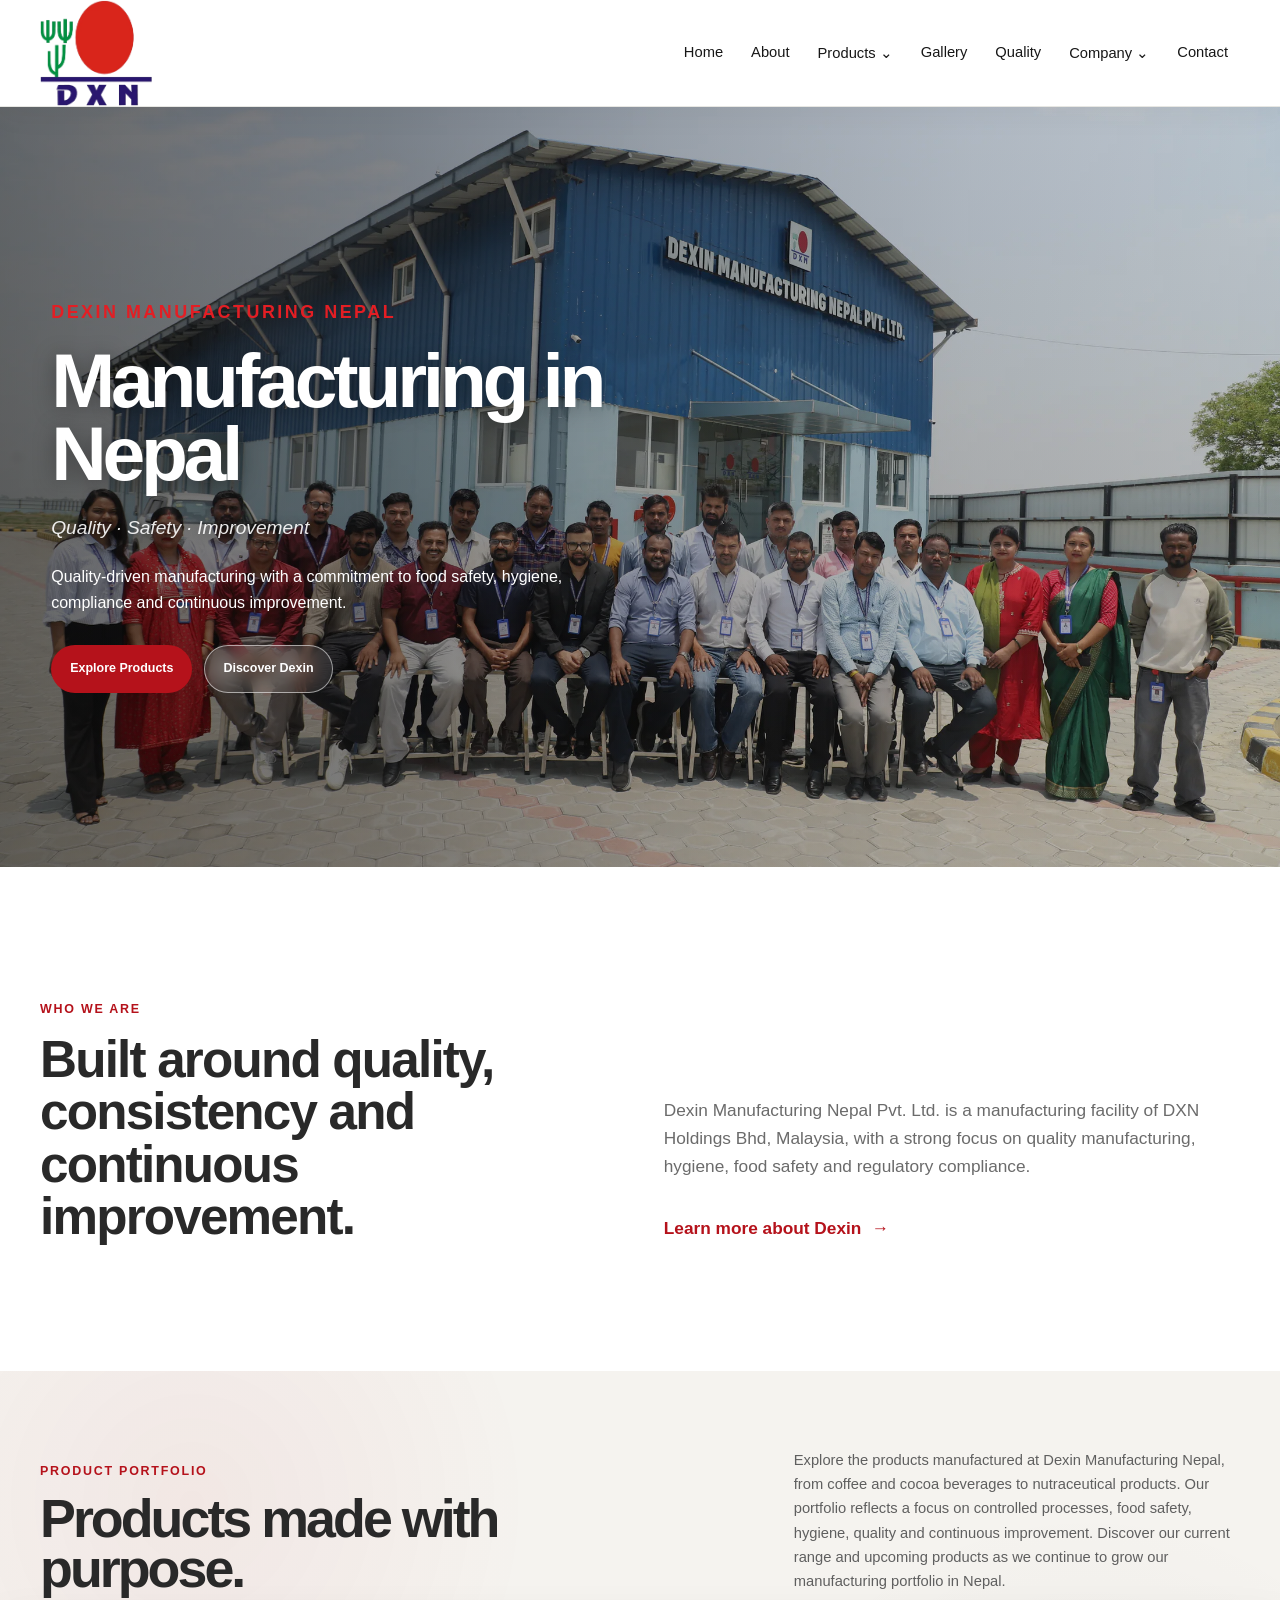
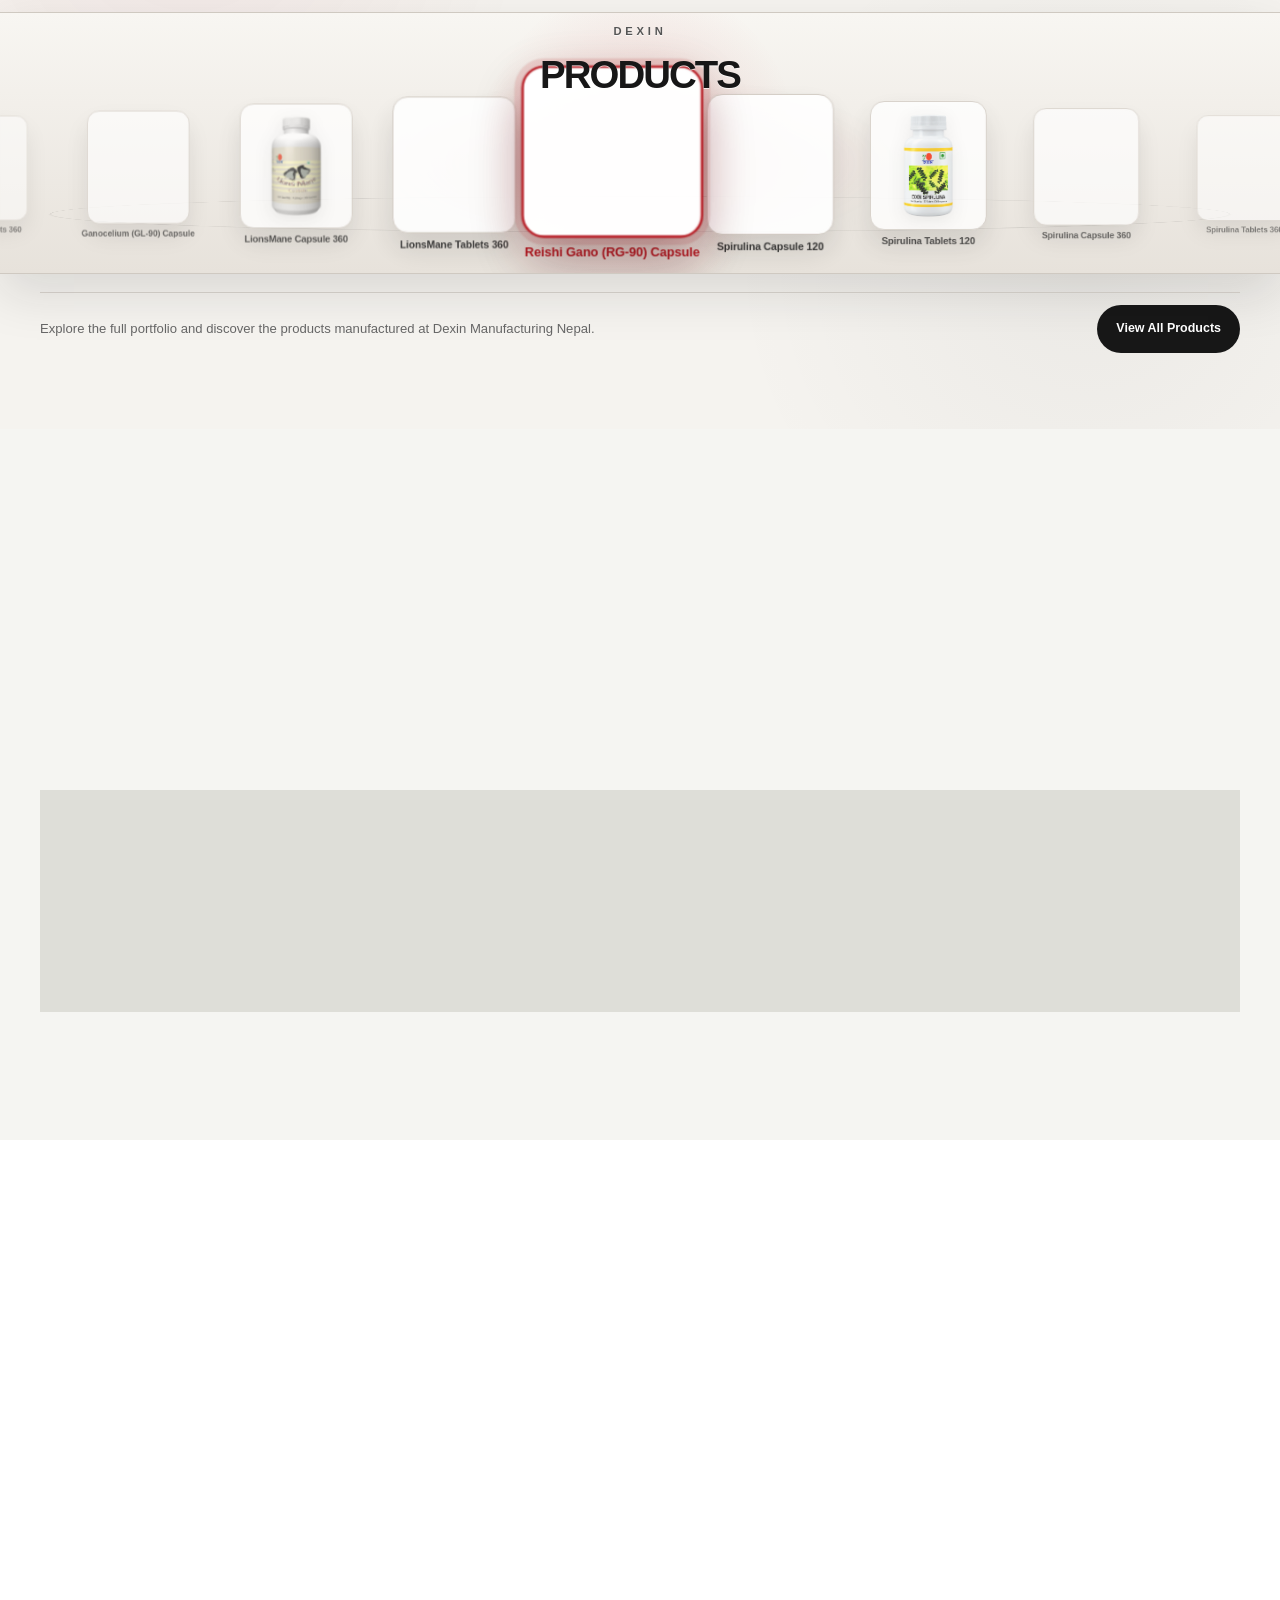
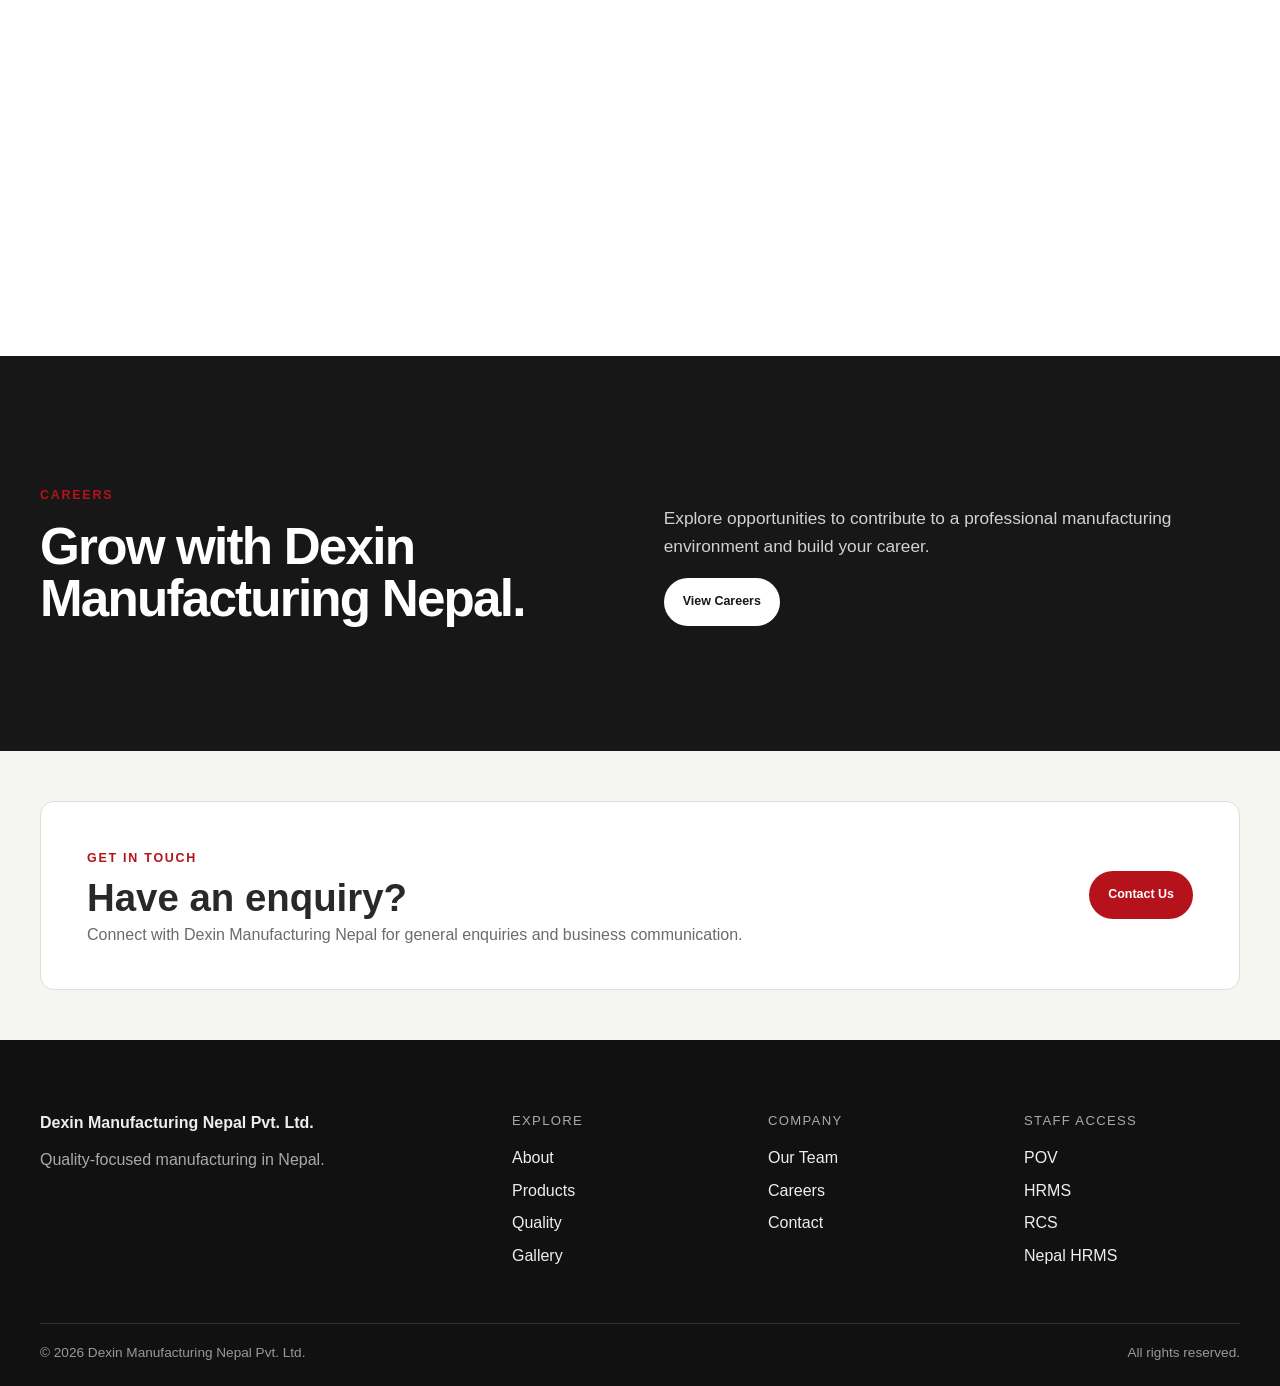
<file: index.html>
<!DOCTYPE html>
<html lang="en">
<head>
<meta charset="UTF-8">
<meta name="viewport" content="width=device-width, initial-scale=1.0">
<meta name="description" content="Dexin Manufacturing Nepal Pvt. Ltd. — quality-focused manufacturing, food safety, innovation and continuous improvement.">
<title>Dexin Manufacturing Nepal Pvt. Ltd.</title>
<link rel="icon" type="image/png" href="images/logo/dxn-logo.png">
<link rel="preload" as="image" href="optimized-images/hero/factory-main.webp" fetchpriority="high">
<link rel="stylesheet" href="css/style.css?v=quick-view-fallback-fix-2">
<link rel="stylesheet" href="css/pages/products.css">
<link rel="stylesheet" href="css/pages/home.css">
<link rel="stylesheet" href="css/responsive.css">
</head>
<body>
<header class="site-header"><div class="container header-inner">
<a class="brand" href="index.html"><img src="images/logo/dxn-logo.png" alt="Dexin Manufacturing Nepal logo"></a>
<button class="nav-toggle" type="button" aria-expanded="false" aria-controls="site-nav"><span></span><span></span><span></span><span class="sr-only">Open navigation</span></button>
<nav class="site-nav" id="site-nav" aria-label="Main navigation">
<a href="index.html" aria-current="page">Home</a><a href="about.html">About</a>
<div class="nav-dropdown"><button class="nav-dropdown-toggle" type="button">Products <span>⌄</span></button><div class="nav-dropdown-menu"><a href="products.html">All Products</a><div class="nav-dropdown-submenu"><button class="nav-submenu-toggle" type="button">Top Product <span>›</span></button><div class="nav-dropdown-submenu-menu"><a href="top-products.html?category=DXN%20Coffee">DXN Coffee</a><a href="top-products.html?category=DXN%20RG%20%26%20GL">DXN RG &amp; GL</a><a href="top-products.html?category=DXN%20Spirulina">DXN Spirulina</a><a href="top-products.html?category=DXN%20Cocozhi">DXN Cocozhi</a></div></div><a href="upcoming-products.html">Upcoming Product</a></div></div>
<a href="gallery.html">Gallery</a><a href="quality.html">Quality</a>
<div class="nav-dropdown"><button class="nav-dropdown-toggle" type="button">Company <span>⌄</span></button><div class="nav-dropdown-menu company-menu"><a href="our-team.html">Our Team</a><a href="careers.html">Careers</a><div class="nav-dropdown-submenu"><button class="nav-submenu-toggle" type="button">Staff Portal <span>›</span></button><div class="nav-dropdown-submenu-menu"><a href="https://pov.dxn2u.com" target="_blank" rel="noopener noreferrer">POV</a><a href="https://hrms.dxn2u.com" target="_blank" rel="noopener noreferrer">HRMS</a><a href="https://rcs.dxn2u.com" target="_blank" rel="noopener noreferrer">RCS</a><a href="https://dexin.nimbleerp.com" target="_blank" rel="noopener noreferrer">Nepal HRMS</a></div></div></div></div>
<a href="contact.html">Contact</a>
</nav></div></header>

<main>
<section class="home-hero">
  <div class="container home-hero-grid">
    <div class="home-hero-copy reveal">
      <p class="eyebrow">DEXIN MANUFACTURING NEPAL</p>
      <h1>Manufacturing in Nepal</h1>
      <p class="hero-lead"><em>Quality · Safety · Improvement</em></p>
      <p class="hero-description">Quality-driven manufacturing with a commitment to food safety, hygiene, compliance and continuous improvement.</p>
      <div class="hero-actions">
        <a class="button button-primary" href="products.html">Explore Products</a>
        <a class="button button-ghost" href="about.html">Discover Dexin</a>
      </div>
    </div>
    <div class="home-hero-media reveal">
      <img src="images/hero/factory-main.png" alt="Dexin Manufacturing Nepal facility" data-auto-hero-fallback>
    </div>
  </div>
</section>

<section class="section home-intro">
  <div class="container split-layout">
    <div class="section-heading reveal">
      <span class="section-label">Who We Are</span>
      <h2>Built around quality, consistency and continuous improvement.</h2>
    </div>
    <div class="section-copy reveal">
      <p>Dexin Manufacturing Nepal Pvt. Ltd. is a manufacturing facility of DXN Holdings Bhd, Malaysia, with a strong focus on quality manufacturing, hygiene, food safety and regulatory compliance.</p>
      <a class="text-link" href="about.html">Learn more about Dexin <span>→</span></a>
    </div>
  </div>
</section>

<section class="home-products">
  <div class="container">
    <div class="home-section-intro reveal">
      <div>
        <span class="section-label">Product Portfolio</span>
        <h2>Products made with purpose.</h2>
      </div>
      <p>Explore the products manufactured at Dexin Manufacturing Nepal, from coffee and cocoa beverages to nutraceutical products. Our portfolio reflects a focus on controlled processes, food safety, hygiene, quality and continuous improvement. Discover our current range and upcoming products as we continue to grow our manufacturing portfolio in Nepal.</p>
    </div>
    <div class="home-product-stage">
      <div class="product-stage product-stage-modern">
        <div class="stage-glow" aria-hidden="true"></div>
        <div class="stage-center" aria-hidden="true">
          <span>DEXIN</span>
          <strong>PRODUCTS</strong>
        </div>
        <div id="product-orbit" class="product-orbit" aria-label="Rotating product showcase"></div>
      </div>
    </div>
    <div class="home-product-footer">
      <p>Explore the full portfolio and discover the products manufactured at Dexin Manufacturing Nepal.</p>
      <a class="button button-light" href="products.html">View All Products</a>
    </div>
  </div>
</section>

<section class="section section-muted home-quality">
  <div class="container">
    <div class="split-layout">
      <div class="section-heading reveal">
        <span class="section-label">Quality</span>
        <h2>Quality is part of every stage of our work.</h2>
      </div>
      <div class="section-copy reveal">
        <p>Our approach brings together manufacturing controls, hygiene, food safety, compliance and continuous improvement to support reliable products and responsible operations.</p>
        <a class="text-link" href="quality.html">Explore quality &amp; standards <span>→</span></a>
      </div>
    </div>
    <div class="quality-pillars">
      <article class="quality-pillar reveal"><span>01</span><h3>Food Safety</h3><p>Safety-focused practices across the manufacturing environment.</p></article>
      <article class="quality-pillar reveal"><span>02</span><h3>Process Control</h3><p>Consistent processes designed to support dependable production.</p></article>
      <article class="quality-pillar reveal"><span>03</span><h3>Compliance</h3><p>Attention to standards, requirements and documented controls.</p></article>
      <article class="quality-pillar reveal"><span>04</span><h3>Improvement</h3><p>A culture of learning, review and continuous improvement.</p></article>
    </div>
  </div>
</section>

<section class="section home-visual">
  <div class="container home-visual-grid">
    <div class="home-visual-image reveal"><img src="images/factory/factory-intro.jpg" alt="Dexin manufacturing environment" loading="lazy" decoding="async" data-image-rotator="factory"></div>
    <div class="home-visual-copy reveal">
      <span class="section-label">Inside Dexin</span>
      <h2>People, processes and a manufacturing environment built to grow.</h2>
      <p>Discover our teams, manufacturing environment and the work behind the products.</p>
      <div class="home-visual-links">
        <a class="text-link" href="our-team.html">Meet Our Team <span>→</span></a>
        <a class="text-link" href="gallery.html">Explore Gallery <span>→</span></a>
      </div>
    </div>
  </div>
</section>

<section class="section section-dark home-careers">
  <div class="container split-layout">
    <div class="section-heading reveal">
      <span class="section-label">Careers</span>
      <h2>Grow with Dexin Manufacturing Nepal.</h2>
    </div>
    <div class="section-copy reveal">
      <p>Explore opportunities to contribute to a professional manufacturing environment and build your career.</p>
      <a class="button button-light" href="careers.html">View Careers</a>
    </div>
  </div>
</section>

<section class="home-contact">
  <div class="container home-contact-inner reveal">
    <div><span class="section-label">Get in Touch</span><h2>Have an enquiry?</h2><p>Connect with Dexin Manufacturing Nepal for general enquiries and business communication.</p></div>
    <a class="button button-primary" href="contact.html">Contact Us</a>
  </div>
</section>
</main>

<footer class="site-footer"><div class="container footer-grid">
<div><strong>Dexin Manufacturing Nepal Pvt. Ltd.</strong><p>Quality-focused manufacturing in Nepal.</p></div>
<div><span>Explore</span><a href="about.html">About</a><a href="products.html">Products</a><a href="quality.html">Quality</a><a href="gallery.html">Gallery</a></div>
<div><span>Company</span><a href="our-team.html">Our Team</a><a href="careers.html">Careers</a><a href="contact.html">Contact</a></div>
<div><span>Staff Access</span><a href="https://pov.dxn2u.com" target="_blank" rel="noopener noreferrer">POV</a><a href="https://hrms.dxn2u.com" target="_blank" rel="noopener noreferrer">HRMS</a><a href="https://rcs.dxn2u.com" target="_blank" rel="noopener noreferrer">RCS</a><a href="https://dexin.nimbleerp.com" target="_blank" rel="noopener noreferrer">Nepal HRMS</a></div>
</div><div class="container footer-bottom"><span>© <span id="current-year"></span> Dexin Manufacturing Nepal Pvt. Ltd.</span><span>All rights reserved.</span></div></footer>

<script src="js/main.js"></script>
<script src="js/navigation.js"></script>
<script src="js/products.js?v=quick-view-fallback-fix-2"></script>
<script src="js/automatic-images.js?v=hero-contrast-12s"></script>
<script src="js/optimized-images.js"></script>
</body></html>
</file>
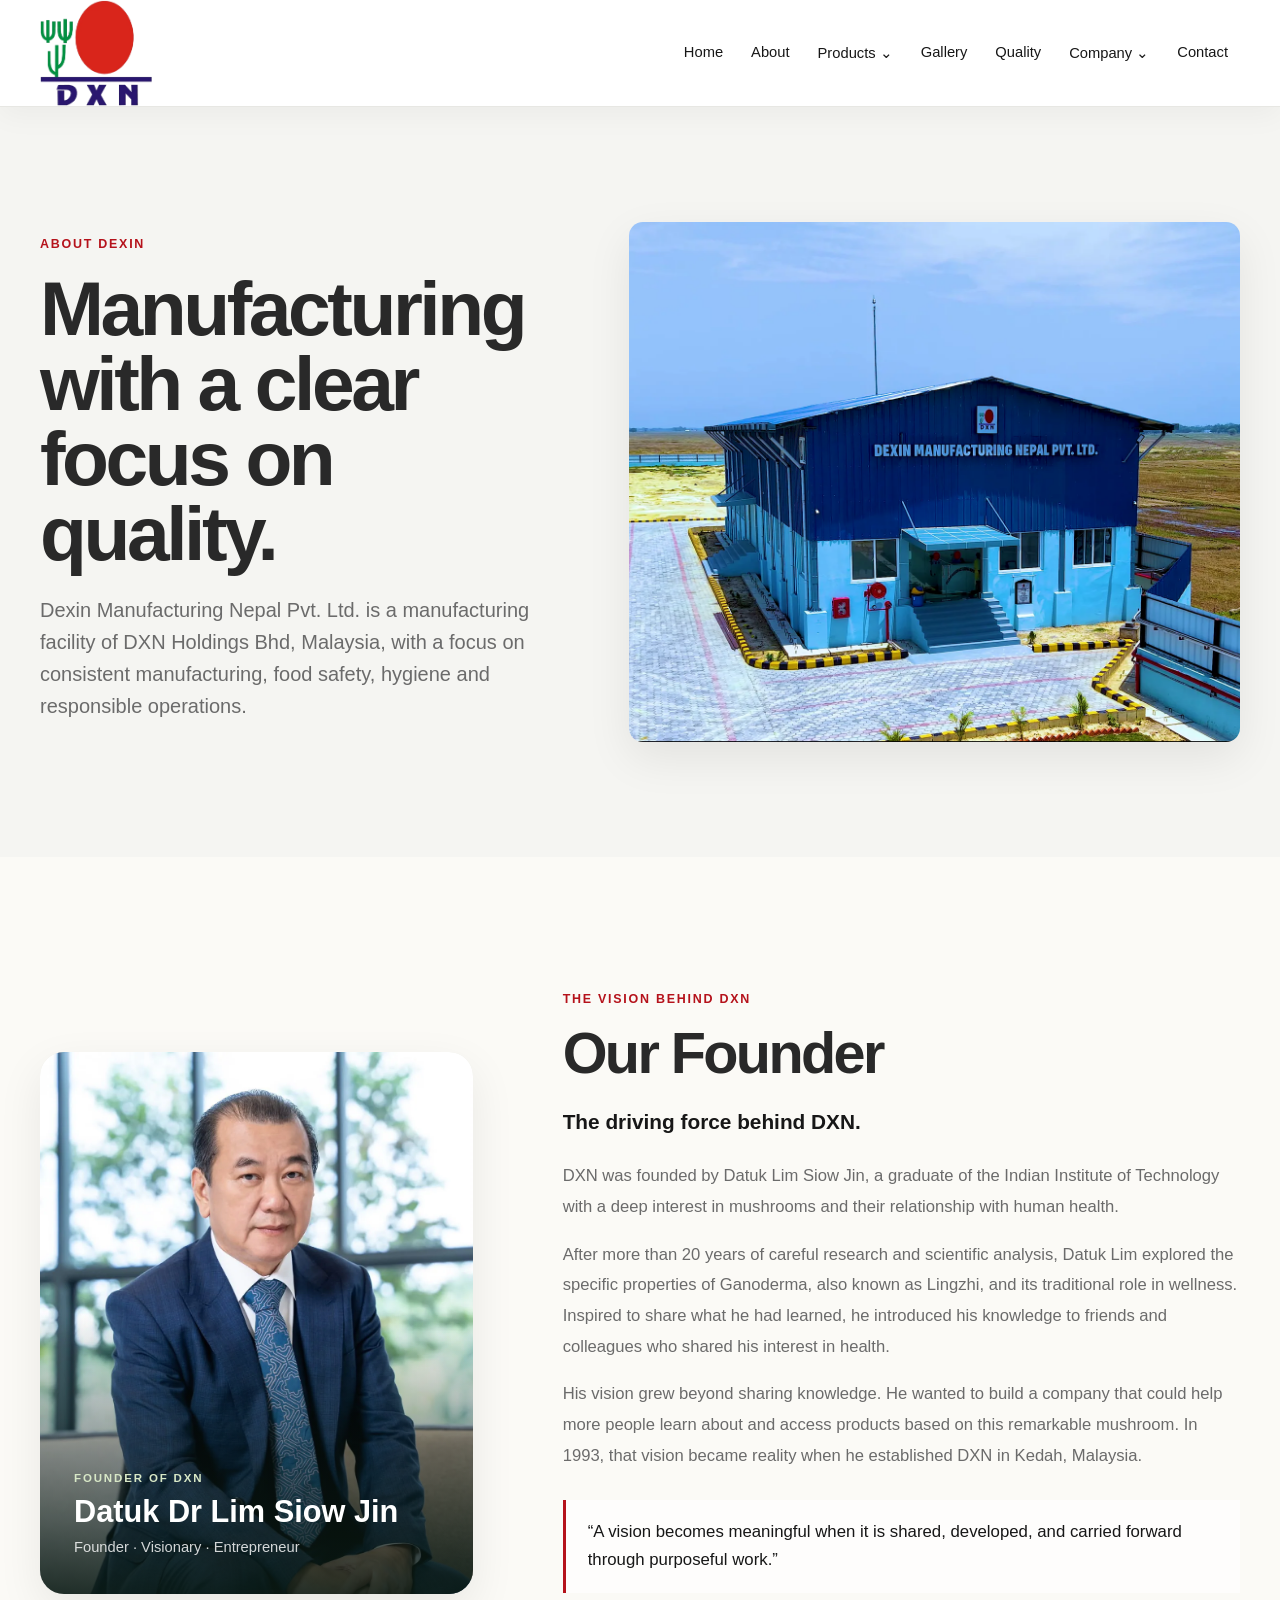
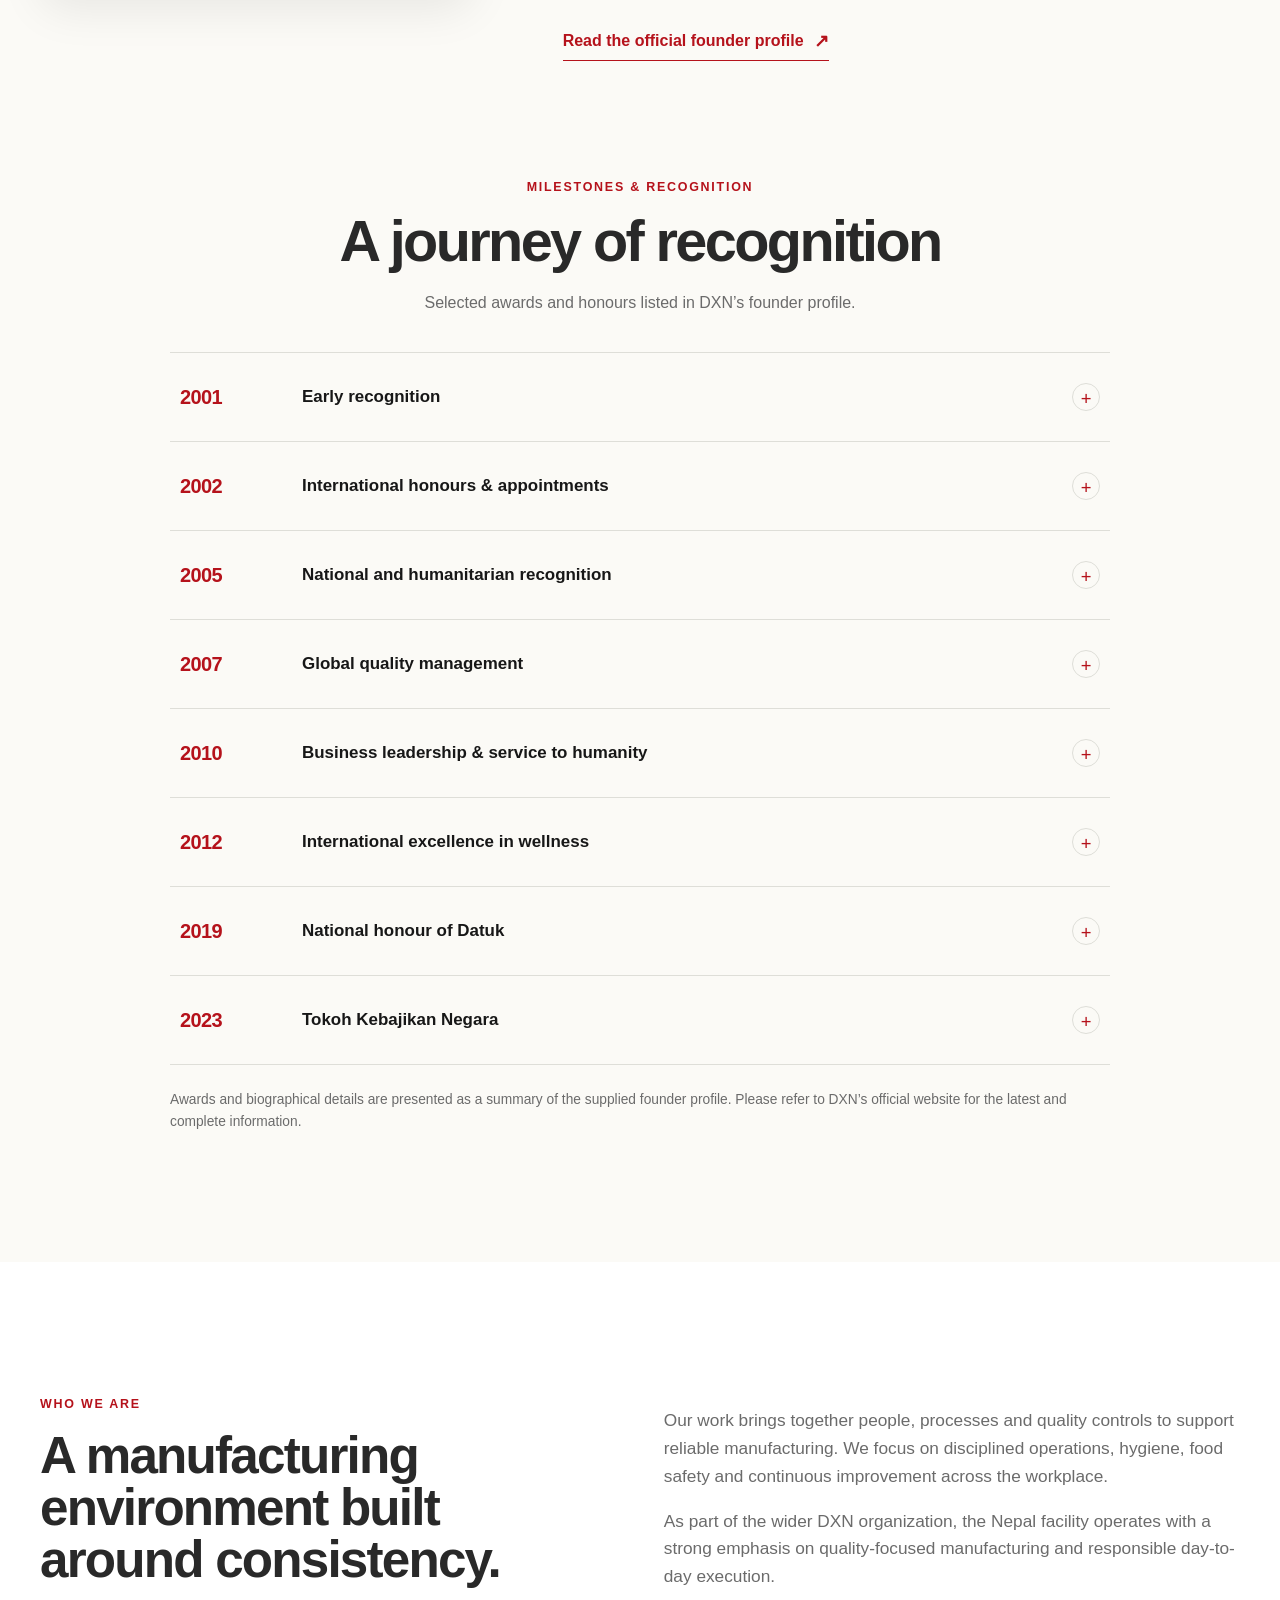
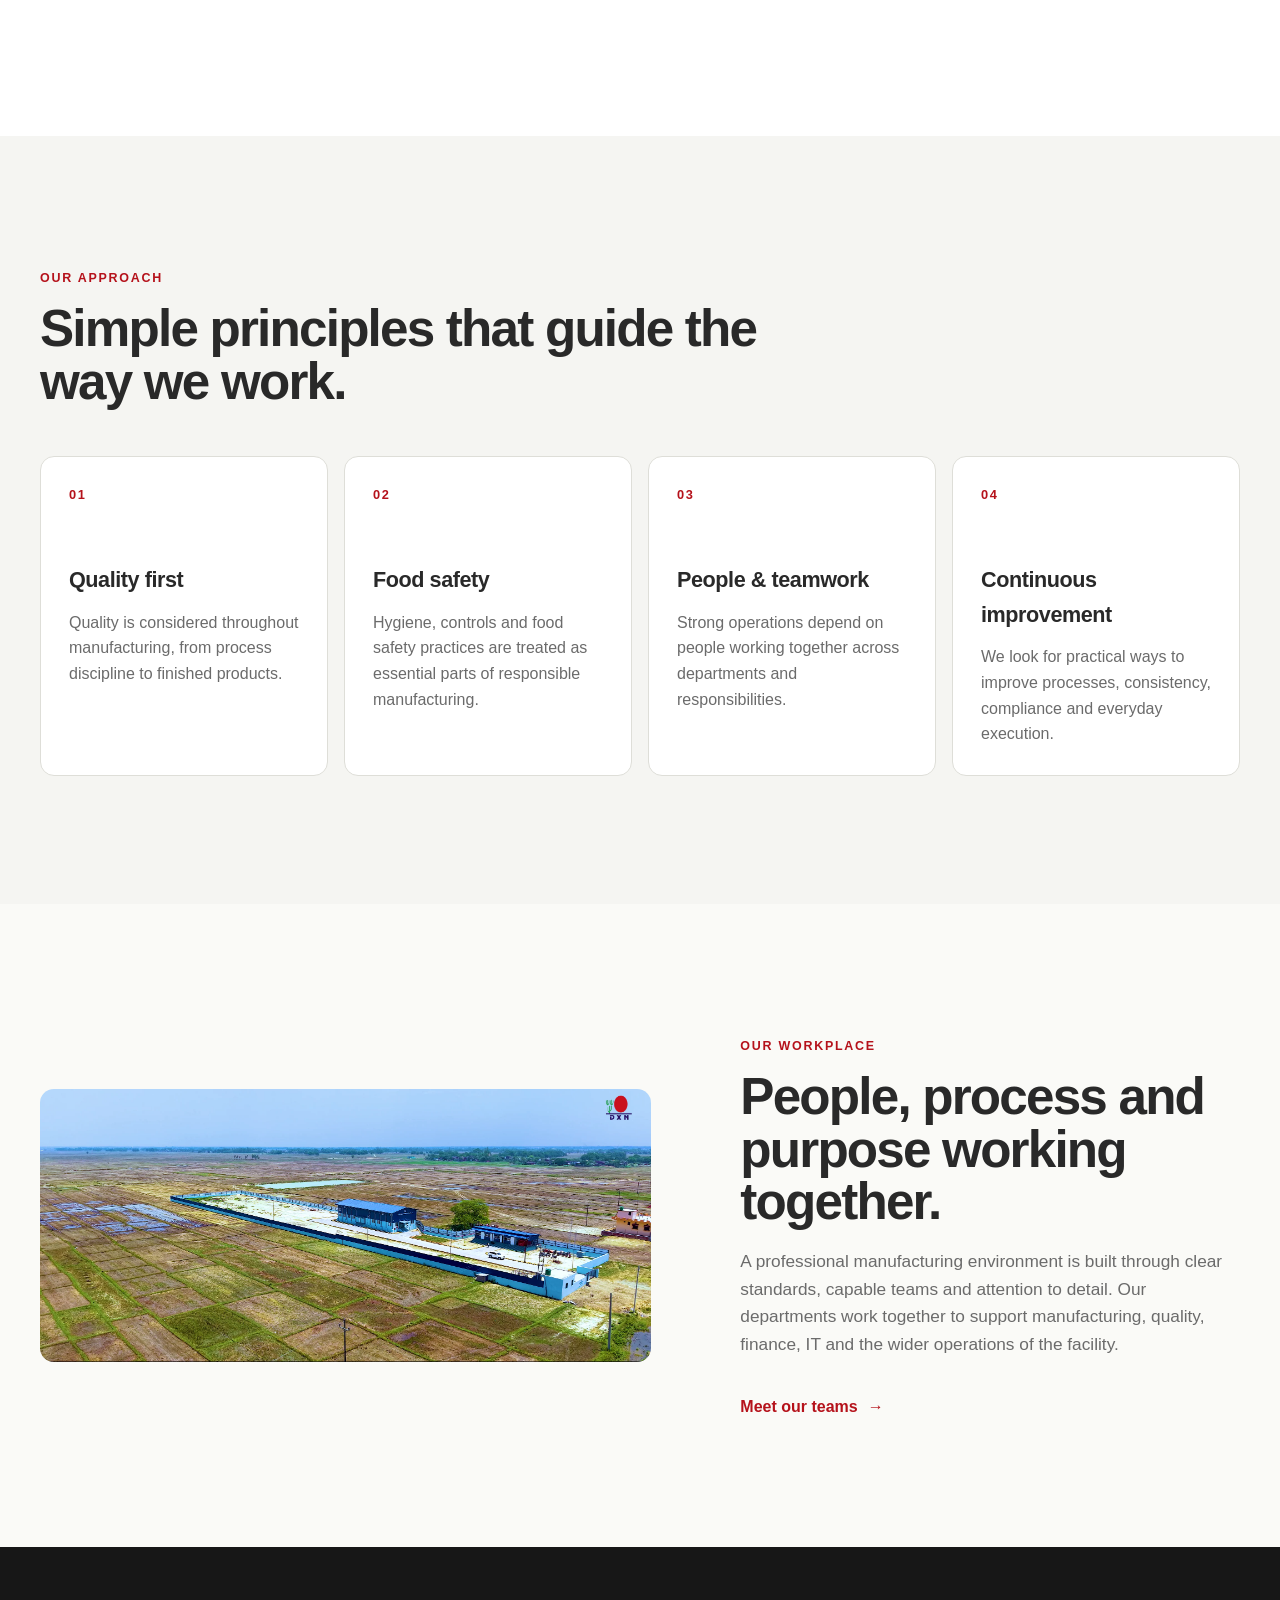
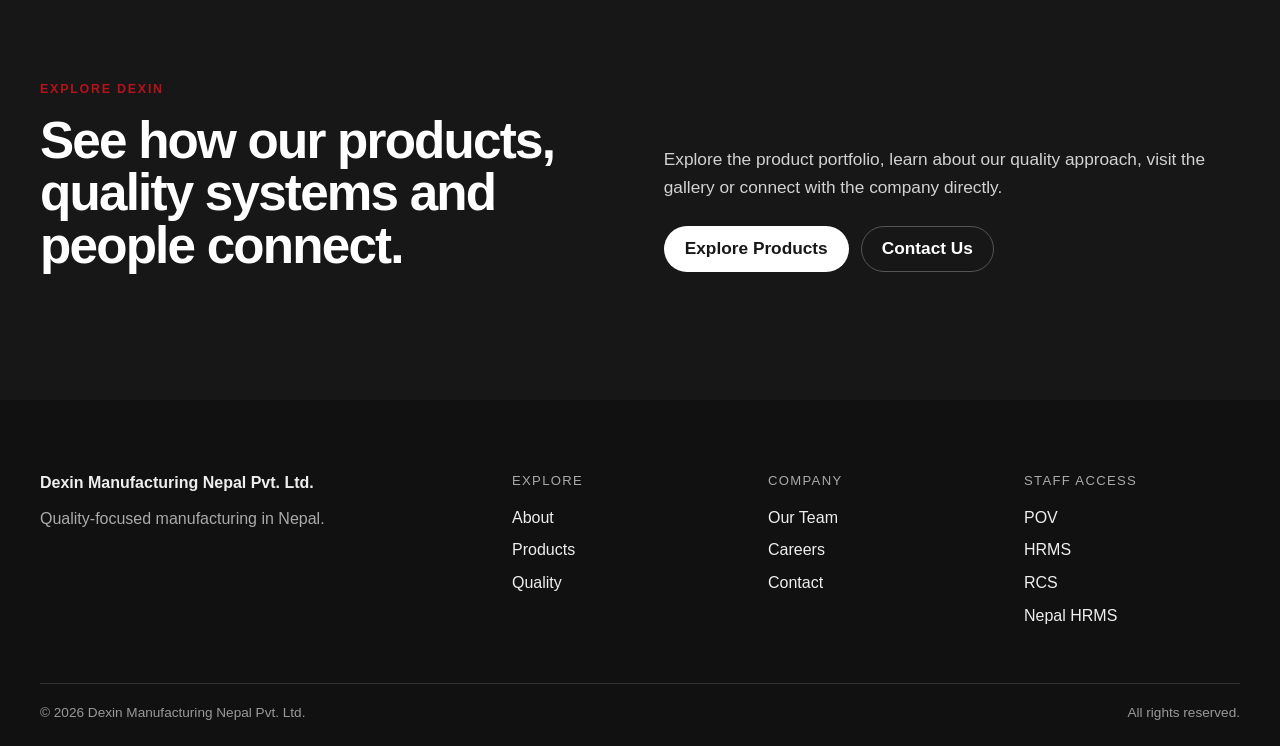
<file: about.html>
<!DOCTYPE html>
<html lang="en">
<head>
<meta charset="UTF-8">
<meta name="viewport" content="width=device-width, initial-scale=1.0">
<meta name="description" content="About Dexin Manufacturing Nepal Pvt. Ltd. — our manufacturing approach, values and commitment to quality.">
<title>About | Dexin Manufacturing Nepal Pvt. Ltd.</title>
<link rel="icon" type="image/png" href="images/logo/dxn-logo.png">
<link rel="stylesheet" href="css/style.css?v=quick-view-fallback-fix-2">
<link rel="stylesheet" href="css/responsive.css">
<link rel="stylesheet" href="css/pages/about.css">
</head>
<body>
<header class="site-header"><div class="container header-inner">
<a class="brand" href="index.html"><img src="images/logo/dxn-logo.png" alt="Dexin Manufacturing Nepal logo"></a>
<button class="nav-toggle" type="button" aria-expanded="false" aria-controls="site-nav"><span></span><span></span><span></span><span class="sr-only">Open navigation</span></button>
<nav class="site-nav" id="site-nav" aria-label="Main navigation">
<a href="index.html">Home</a><a href="about.html" aria-current="page">About</a>
<div class="nav-dropdown"><button class="nav-dropdown-toggle" type="button">Products <span>⌄</span></button><div class="nav-dropdown-menu"><a href="products.html">All Products</a><div class="nav-dropdown-submenu"><button class="nav-submenu-toggle" type="button">Top Product <span>›</span></button><div class="nav-dropdown-submenu-menu"><a href="top-products.html?category=DXN%20Coffee">DXN Coffee</a><a href="top-products.html?category=DXN%20RG%20%26%20GL">DXN RG &amp; GL</a><a href="top-products.html?category=DXN%20Spirulina">DXN Spirulina</a><a href="top-products.html?category=DXN%20Cocozhi">DXN Cocozhi</a></div></div><a href="upcoming-products.html">Upcoming Product</a></div></div>
<a href="gallery.html">Gallery</a><a href="quality.html">Quality</a>
<div class="nav-dropdown"><button class="nav-dropdown-toggle" type="button">Company <span>⌄</span></button><div class="nav-dropdown-menu company-menu"><a href="our-team.html">Our Team</a><a href="careers.html">Careers</a><div class="nav-dropdown-submenu"><button class="nav-submenu-toggle" type="button">Staff Portal <span>›</span></button><div class="nav-dropdown-submenu-menu"><a href="https://pov.dxn2u.com" target="_blank" rel="noopener noreferrer">POV</a><a href="https://hrms.dxn2u.com" target="_blank" rel="noopener noreferrer">HRMS</a><a href="https://rcs.dxn2u.com" target="_blank" rel="noopener noreferrer">RCS</a><a href="https://dexin.nimbleerp.com" target="_blank" rel="noopener noreferrer">Nepal HRMS</a></div></div></div></div>
<a href="contact.html">Contact</a>
</nav></div></header>

<main>
<section class="about-hero">
<div class="container about-hero-grid">
<div class="about-hero-copy reveal">
<p class="eyebrow">ABOUT DEXIN</p>
<h1>Manufacturing with a clear focus on quality.</h1>
<p>Dexin Manufacturing Nepal Pvt. Ltd. is a manufacturing facility of DXN Holdings Bhd, Malaysia, with a focus on consistent manufacturing, food safety, hygiene and responsible operations.</p>
</div>
<div class="about-hero-media reveal">
<img src="images/factory/factory-intro.jpg" alt="Dexin Manufacturing Nepal factory" data-image-rotator="factory">
</div>
</div>
</section>

<section class="section founder-section" id="our-founder">
<div class="container">
  <div class="founder-intro">
    <div class="founder-portrait reveal">
      <img src="images/staff/executive-chairman.jpg" alt="Datuk Dr Lim Siow Jin, Founder of DXN" loading="lazy">
      <div class="founder-portrait-caption"><span>FOUNDER OF DXN</span><strong>Datuk Dr Lim Siow Jin</strong><small>Founder · Visionary · Entrepreneur</small></div>
    </div>
    <div class="founder-story reveal">
      <span class="section-label">The Vision Behind DXN</span>
      <h2>Our Founder</h2>
      <p class="founder-lead">The driving force behind DXN.</p>
      <p>DXN was founded by Datuk Lim Siow Jin, a graduate of the Indian Institute of Technology with a deep interest in mushrooms and their relationship with human health.</p>
      <p>After more than 20 years of careful research and scientific analysis, Datuk Lim explored the specific properties of Ganoderma, also known as Lingzhi, and its traditional role in wellness. Inspired to share what he had learned, he introduced his knowledge to friends and colleagues who shared his interest in health.</p>
      <p>His vision grew beyond sharing knowledge. He wanted to build a company that could help more people learn about and access products based on this remarkable mushroom. In 1993, that vision became reality when he established DXN in Kedah, Malaysia.</p>
      <blockquote>“A vision becomes meaningful when it is shared, developed, and carried forward through purposeful work.”</blockquote>
      <a class="founder-official-link" href="https://www.dxn2u.com/founder/index.php#" target="_blank" rel="noopener noreferrer">Read the official founder profile <span aria-hidden="true">↗</span></a>
    </div>
  </div>

  <div class="founder-timeline-heading reveal">
    <span class="section-label">Milestones & Recognition</span>
    <h2>A journey of recognition</h2>
    <p>Selected awards and honours listed in DXN’s founder profile.</p>
  </div>
  <div class="founder-timeline">
    <details class="founder-award reveal"><summary><span class="founder-year">2001</span><span class="founder-award-title">Early recognition</span><span class="founder-expand" aria-hidden="true">+</span></summary><ul><li>BKM Award from the Sultan of Kedah, Malaysia.</li><li>Top 10 Outstanding Chinese Youth by the Youth Association, Kedah State, Malaysia.</li></ul></details>
    <details class="founder-award reveal"><summary><span class="founder-year">2002</span><span class="founder-award-title">International honours & appointments</span><span class="founder-expand" aria-hidden="true">+</span></summary><ul><li>Millennium Award from the International Association of Educators for World Peace.</li><li>Albert Schweitzer Award from the Positive Life Foundation.</li><li>DSM Award from the Yang Dipertua Negeri Melaka, Malaysia.</li><li>Physician of the New Millennium Award from the Alternative Medicines Research Institute, Canada.</li><li>Certificate of Appointment as Senior Visiting Professor (Natural Healing & Ganotherapy) from the Open International University for Alternative Medicines.</li><li>Certificate of Fellowship, World Health, Environment and Peace Foundation.</li></ul></details>
    <details class="founder-award reveal"><summary><span class="founder-year">2005</span><span class="founder-award-title">National and humanitarian recognition</span><span class="founder-expand" aria-hidden="true">+</span></summary><ul><li>Dato’ Setia DiRaja Kedah (DSDK) Award from the Sultan of Kedah, Malaysia.</li><li>Mother Teresa International Award 2004.</li></ul></details>
    <details class="founder-award reveal"><summary><span class="founder-year">2007</span><span class="founder-award-title">Global quality management</span><span class="founder-expand" aria-hidden="true">+</span></summary><ul><li>Gold Badge of “Global Quality Management” from the Trade Leaders’ Club and Editorial OFFICE, Geneva, Switzerland.</li></ul></details>
    <details class="founder-award reveal"><summary><span class="founder-year">2010</span><span class="founder-award-title">Business leadership & service to humanity</span><span class="founder-expand" aria-hidden="true">+</span></summary><ul><li>Prominent Business Leader Award at the 2nd Prominent Business Leaders Award 2010.</li><li>Honorary Advisor of Peace Society Worldwide.</li><li>Award of Excellence for Service to Humanity from Peace Society Worldwide.</li><li>Honorary Academic Fellow with the rank of Professor from Academie Scientifique Internationale Vie Univers Nature, Toulouse, France.</li><li>Brand Scientist of the Year award, presented by Pakistan’s Prime Minister, Yousuf Raza Gilani; DXN Pakistan’s Country Manager received it on Datuk Lim’s behalf.</li></ul></details>
    <details class="founder-award reveal"><summary><span class="founder-year">2012</span><span class="founder-award-title">International excellence in wellness</span><span class="founder-expand" aria-hidden="true">+</span></summary><ul><li>Tathagat International Excellence Award 2012, presented during the 6th International Conference on Ayurved and Complementary Systems of Medicine.</li></ul></details>
    <details class="founder-award reveal"><summary><span class="founder-year">2019</span><span class="founder-award-title">National honour of Datuk</span><span class="founder-expand" aria-hidden="true">+</span></summary><ul><li>Panglima Jasa Negara (PJN) Award from the 16th Yang di-Pertuan Agong of Malaysia, carrying the title Datuk.</li></ul></details>
    <details class="founder-award reveal"><summary><span class="founder-year">2023</span><span class="founder-award-title">Tokoh Kebajikan Negara</span><span class="founder-expand" aria-hidden="true">+</span></summary><ul><li>Tokoh Kebajikan Negara 2023 award at Majlis Malam Simfoni Kasih 2023.</li></ul></details>
  </div>
  <p class="founder-note">Awards and biographical details are presented as a summary of the supplied founder profile. Please refer to DXN’s official website for the latest and complete information.</p>
</div>
</section>

<section class="section">
<div class="container split-layout">
<div class="section-heading reveal">
<span class="section-label">Who We Are</span>
<h2>A manufacturing environment built around consistency.</h2>
</div>
<div class="section-copy reveal">
<p>Our work brings together people, processes and quality controls to support reliable manufacturing. We focus on disciplined operations, hygiene, food safety and continuous improvement across the workplace.</p>
<p>As part of the wider DXN organization, the Nepal facility operates with a strong emphasis on quality-focused manufacturing and responsible day-to-day execution.</p>
</div>
</div>
</section>

<section class="section section-muted">
<div class="container">
<div class="section-heading reveal">
<span class="section-label">Our Approach</span>
<h2>Simple principles that guide the way we work.</h2>
</div>
<div class="about-principles">
<article class="principle-card reveal"><span>01</span><h3>Quality first</h3><p>Quality is considered throughout manufacturing, from process discipline to finished products.</p></article>
<article class="principle-card reveal"><span>02</span><h3>Food safety</h3><p>Hygiene, controls and food safety practices are treated as essential parts of responsible manufacturing.</p></article>
<article class="principle-card reveal"><span>03</span><h3>People & teamwork</h3><p>Strong operations depend on people working together across departments and responsibilities.</p></article>
<article class="principle-card reveal"><span>04</span><h3>Continuous improvement</h3><p>We look for practical ways to improve processes, consistency, compliance and everyday execution.</p></article>
</div>
</div>
</section>

<section class="section about-image-section">
<div class="container about-image-grid">
<div class="about-image reveal"><img src="images/hero/factory-main.png" alt="Dexin Manufacturing Nepal facility"></div>
<div class="about-image-copy reveal">
<span class="section-label">Our Workplace</span>
<h2>People, process and purpose working together.</h2>
<p>A professional manufacturing environment is built through clear standards, capable teams and attention to detail. Our departments work together to support manufacturing, quality, finance, IT and the wider operations of the facility.</p>
<a class="text-link" href="our-team.html">Meet our teams <span>→</span></a>
</div>
</div>
</section>

<section class="section section-dark">
<div class="container split-layout">
<div class="section-heading reveal"><span class="section-label">Explore Dexin</span><h2>See how our products, quality systems and people connect.</h2></div>
<div class="section-copy reveal">
<p>Explore the product portfolio, learn about our quality approach, visit the gallery or connect with the company directly.</p>
<div class="about-actions"><a class="button button-light" href="products.html">Explore Products</a><a class="button button-dark-outline" href="contact.html">Contact Us</a></div>
</div>
</div>
</section>
</main>

<footer class="site-footer"><div class="container footer-grid"><div><strong>Dexin Manufacturing Nepal Pvt. Ltd.</strong><p>Quality-focused manufacturing in Nepal.</p></div><div><span>Explore</span><a href="about.html">About</a><a href="products.html">Products</a><a href="quality.html">Quality</a></div><div><span>Company</span><a href="our-team.html">Our Team</a><a href="careers.html">Careers</a><a href="contact.html">Contact</a></div><div><span>Staff Access</span><a href="https://pov.dxn2u.com" target="_blank" rel="noopener noreferrer">POV</a><a href="https://hrms.dxn2u.com" target="_blank" rel="noopener noreferrer">HRMS</a><a href="https://rcs.dxn2u.com" target="_blank" rel="noopener noreferrer">RCS</a><a href="https://dexin.nimbleerp.com" target="_blank" rel="noopener noreferrer">Nepal HRMS</a></div></div><div class="container footer-bottom"><span>© <span id="current-year"></span> Dexin Manufacturing Nepal Pvt. Ltd.</span><span>All rights reserved.</span></div></footer>
<script src="js/main.js"></script>
<script src="js/navigation.js"></script>
<script src="js/automatic-images.js?v=hero-contrast-15s?v=hero-contrast-12s"></script>
<script src="js/optimized-images.js"></script>
</body>
</html>
</file>
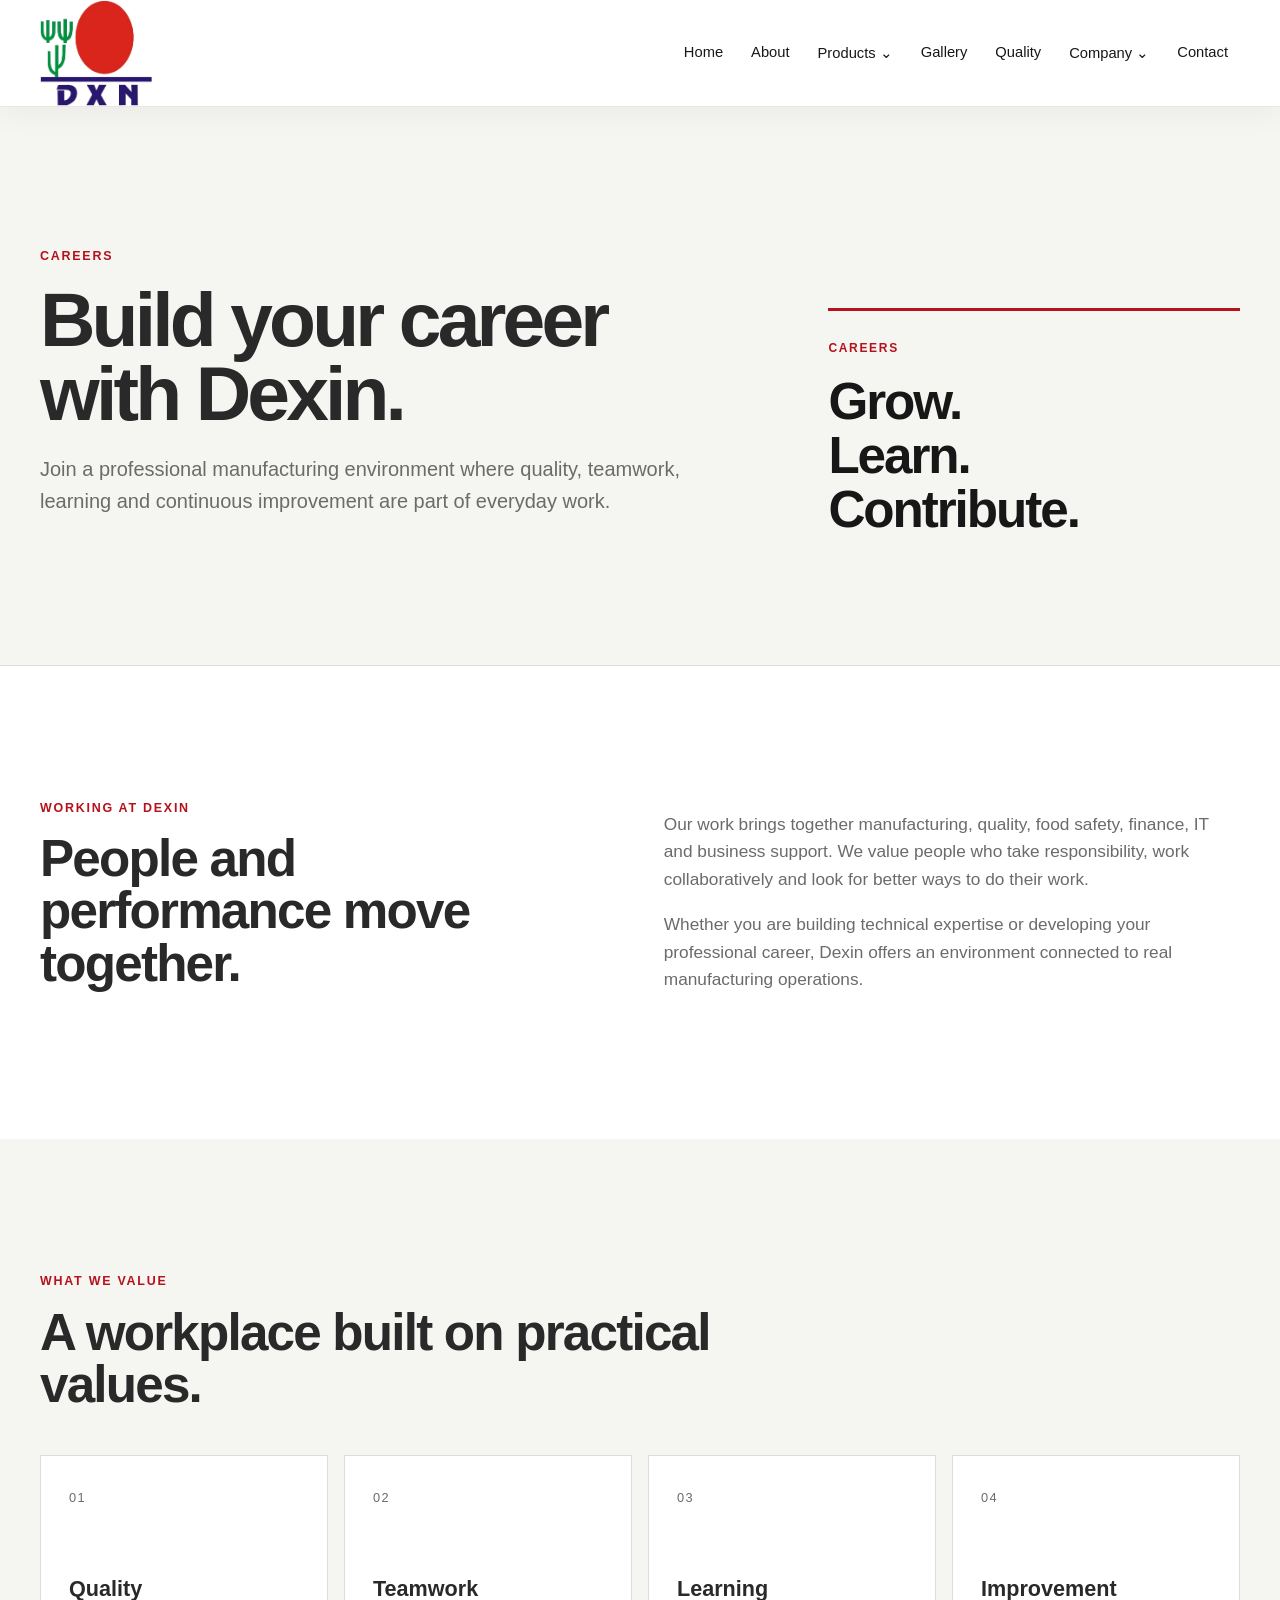
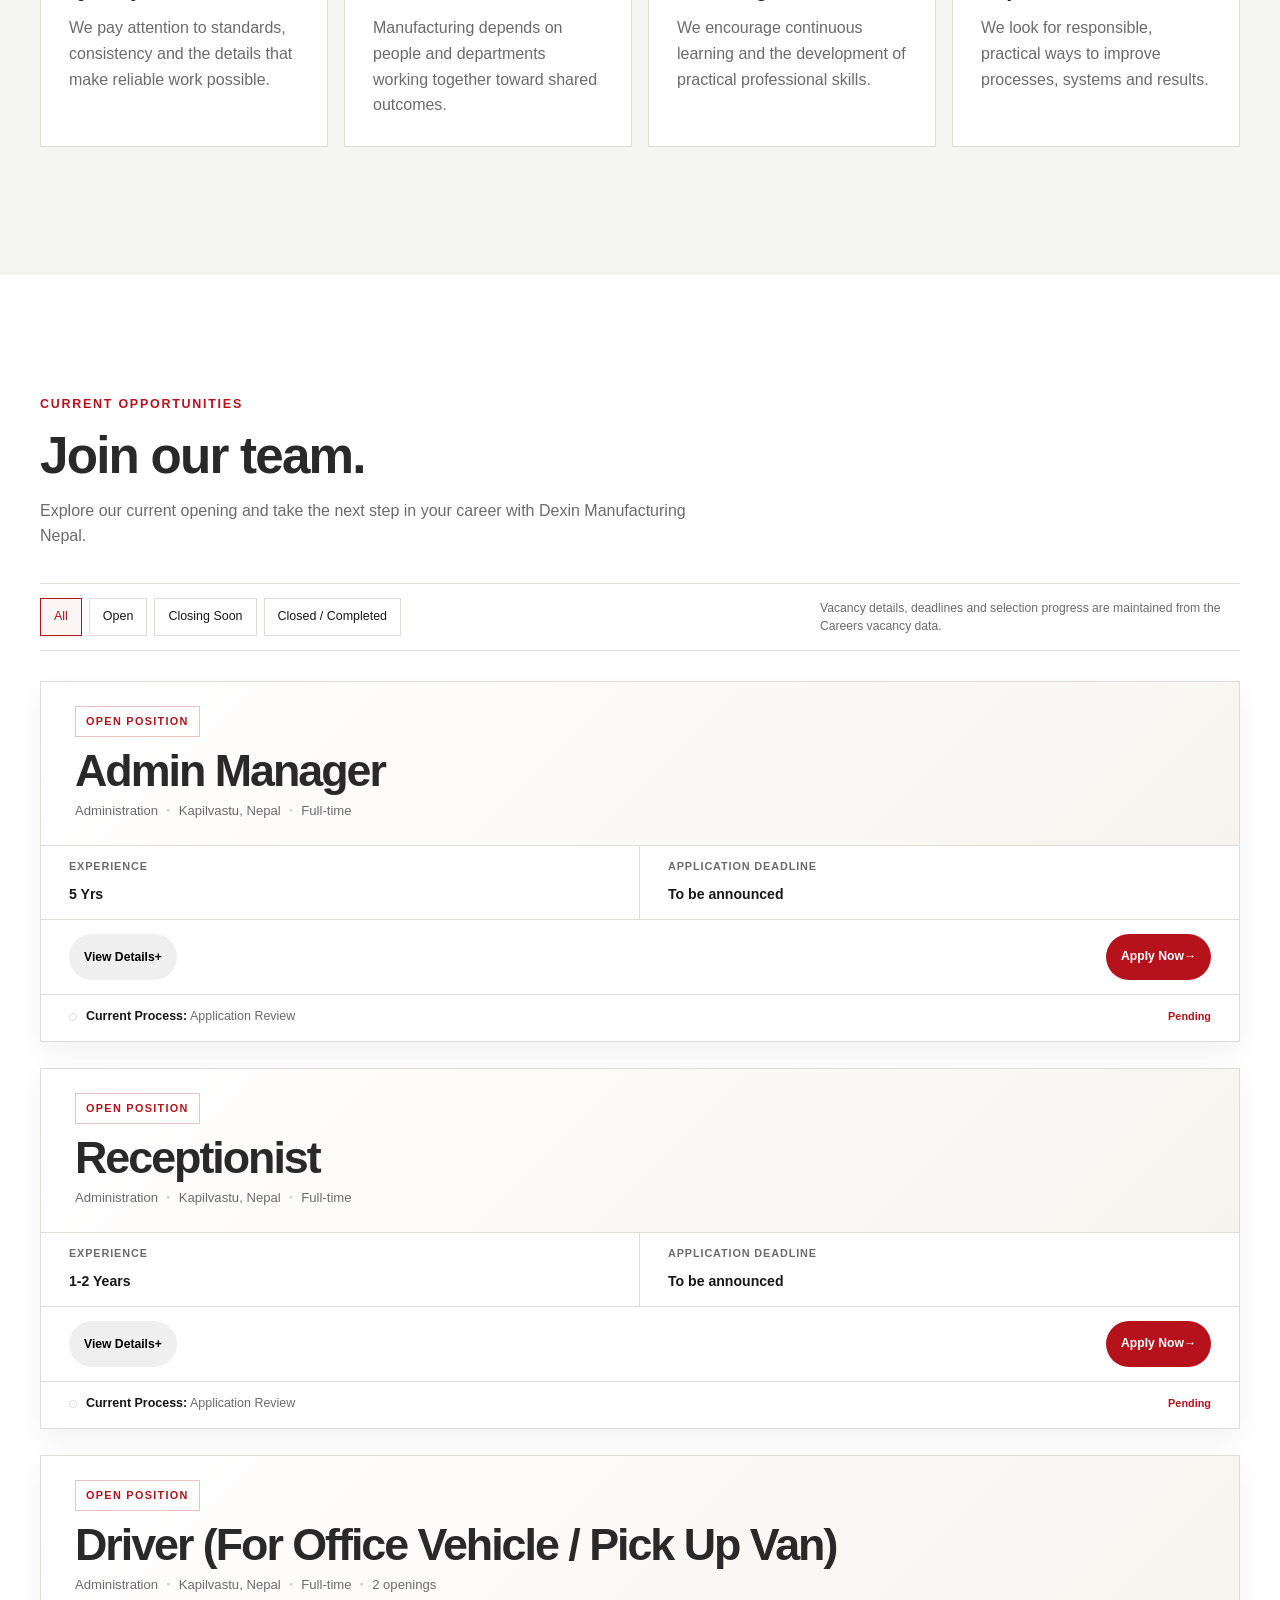
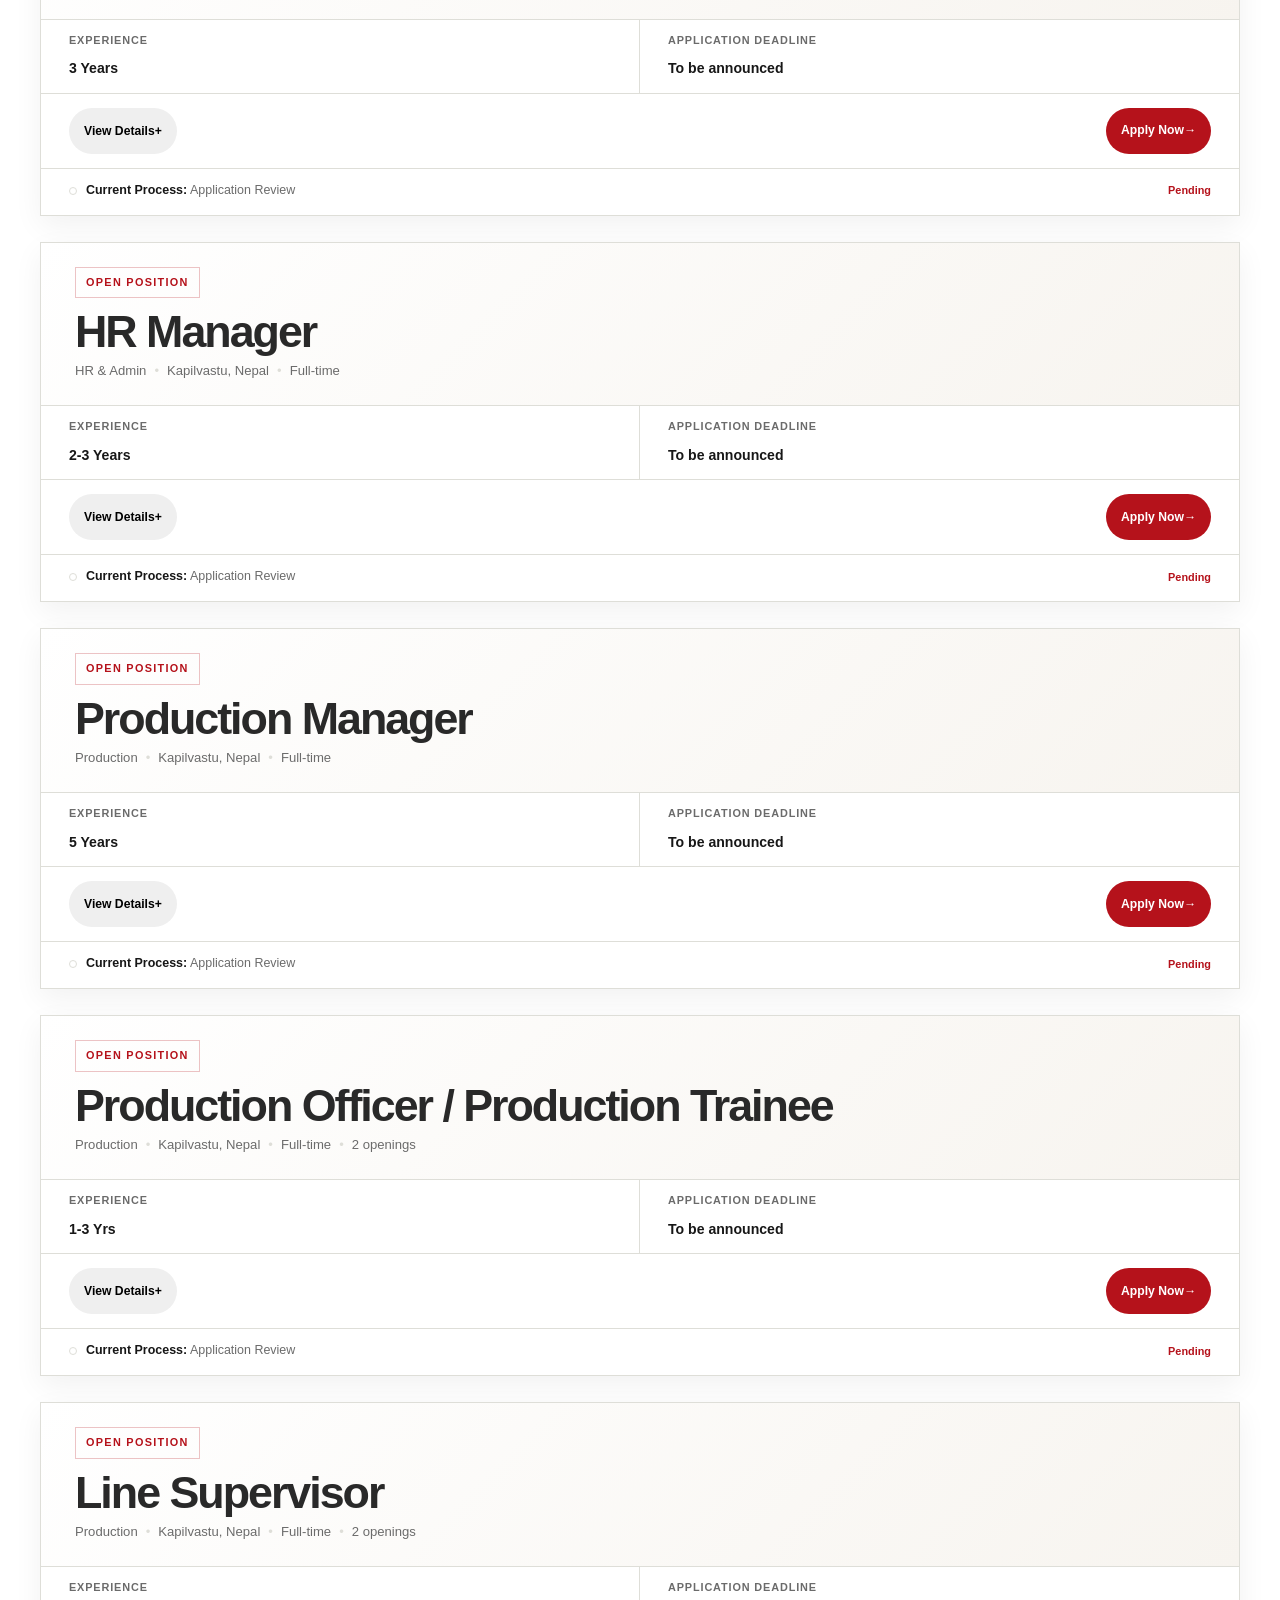
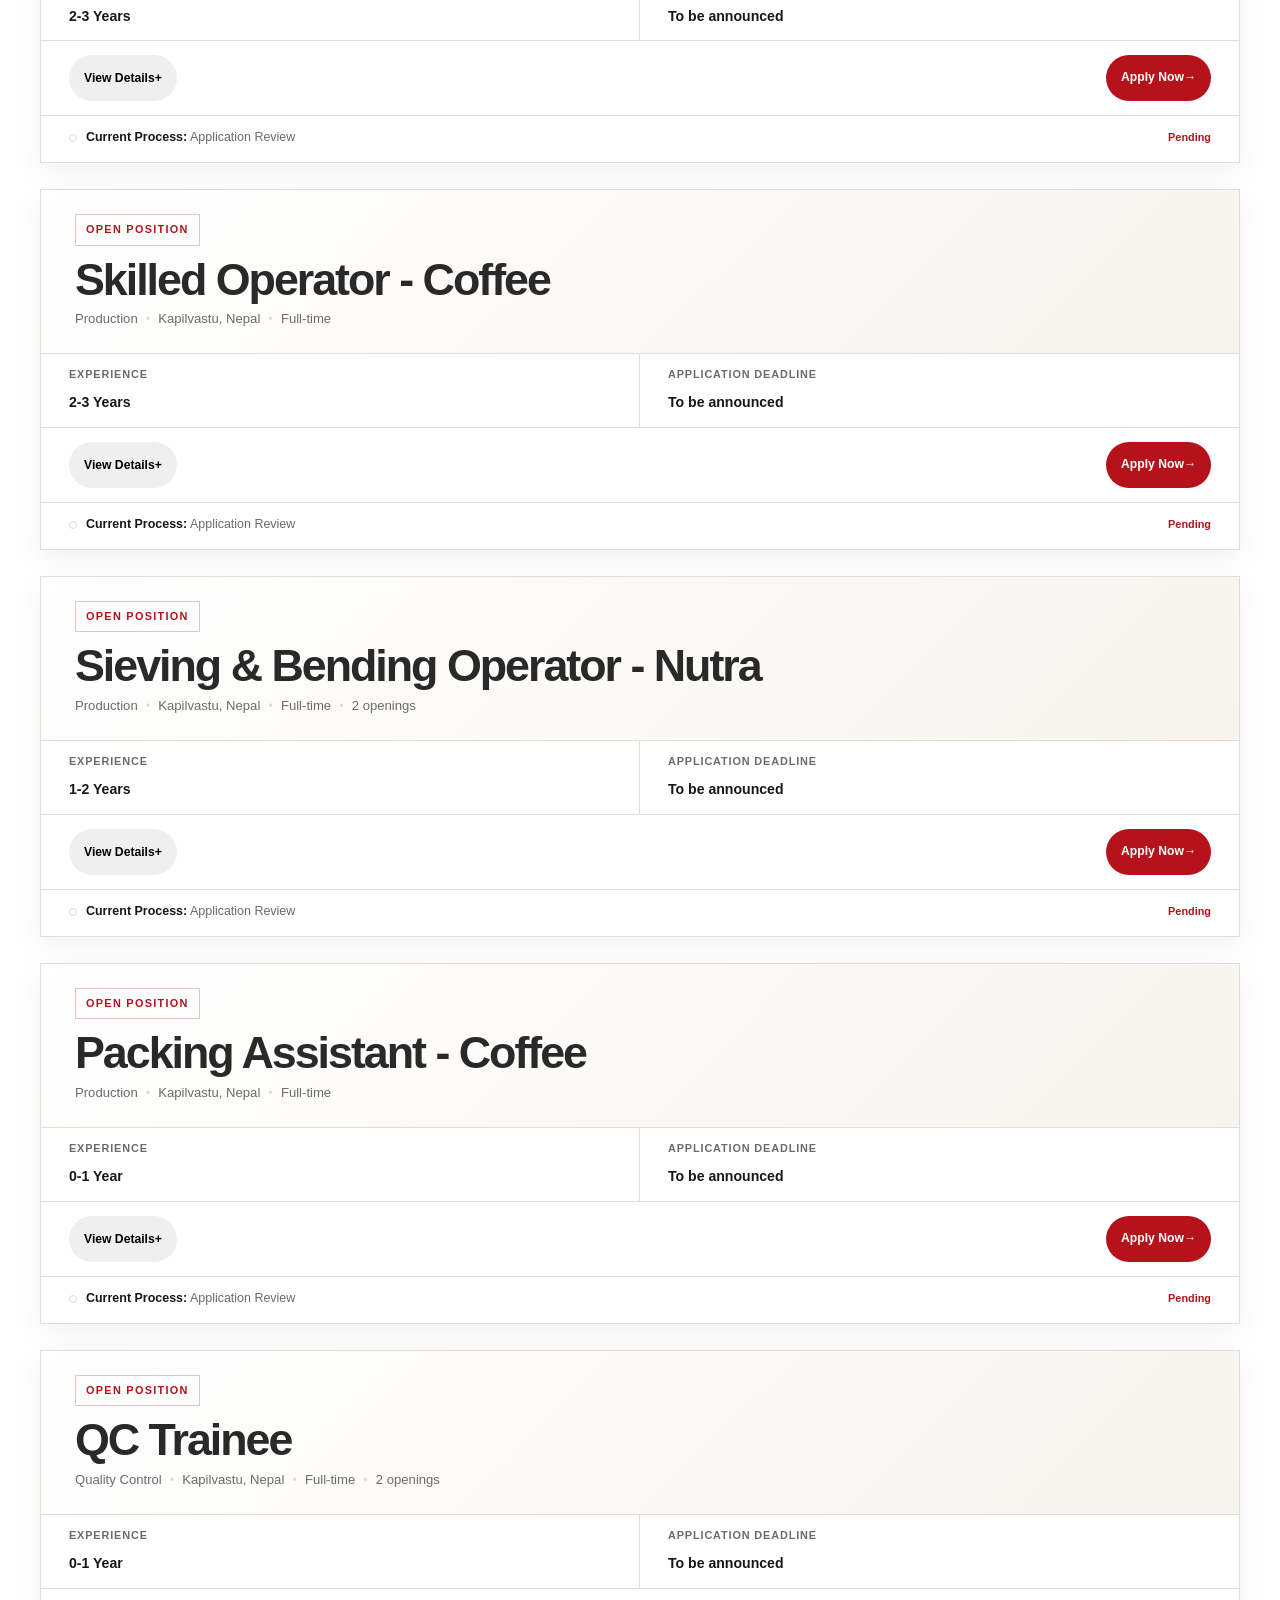
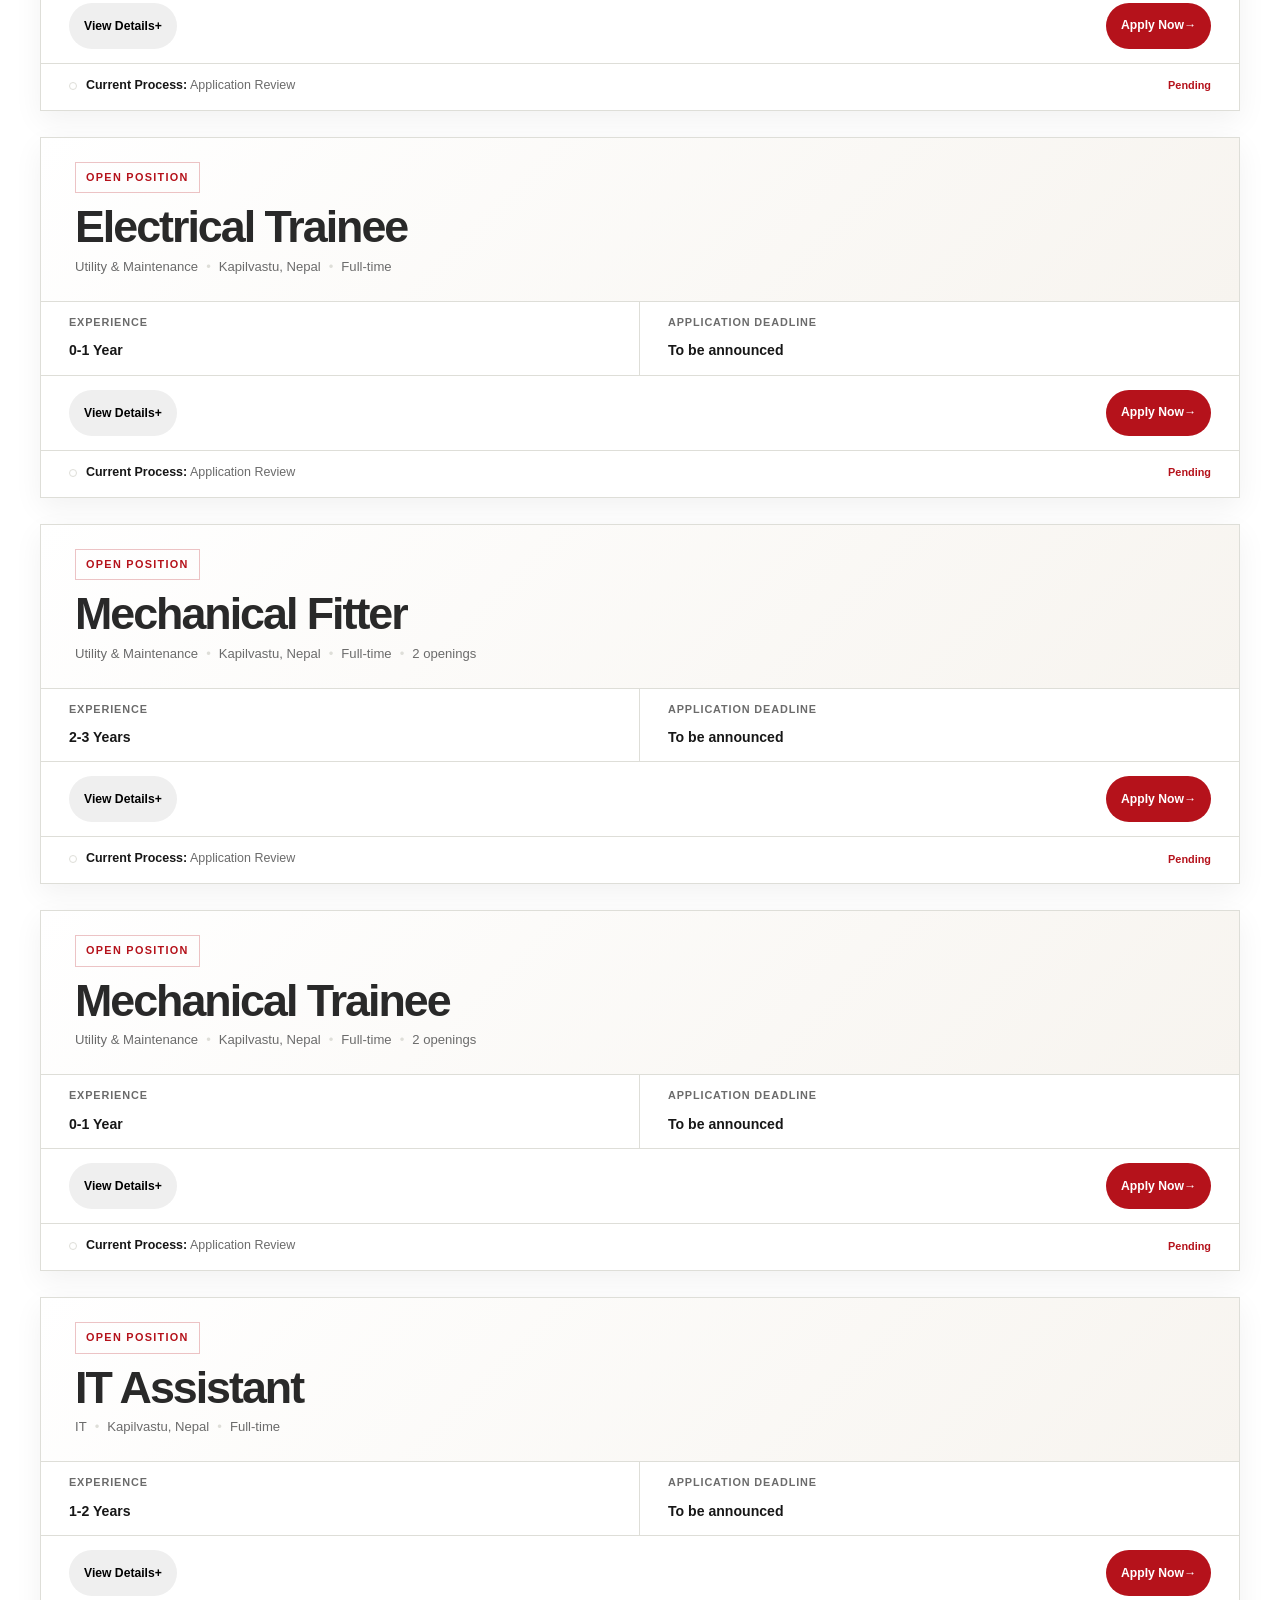
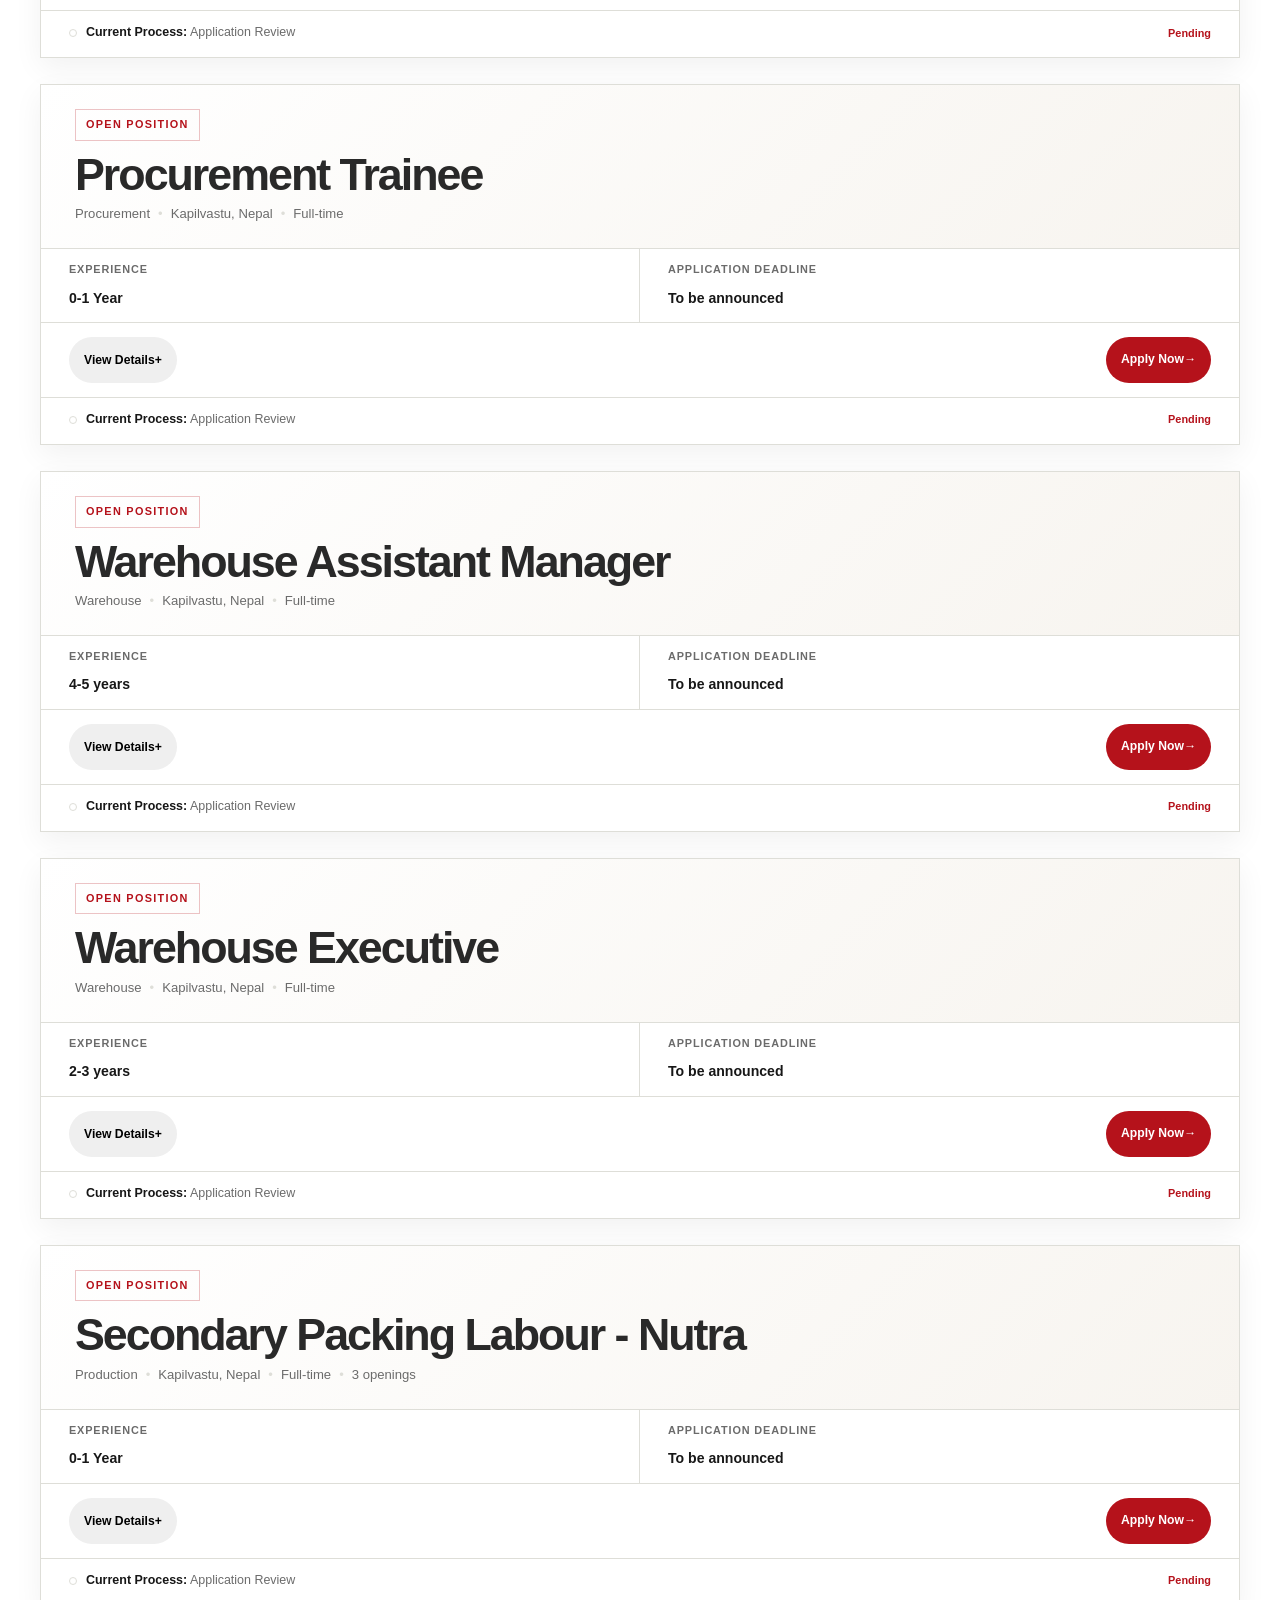
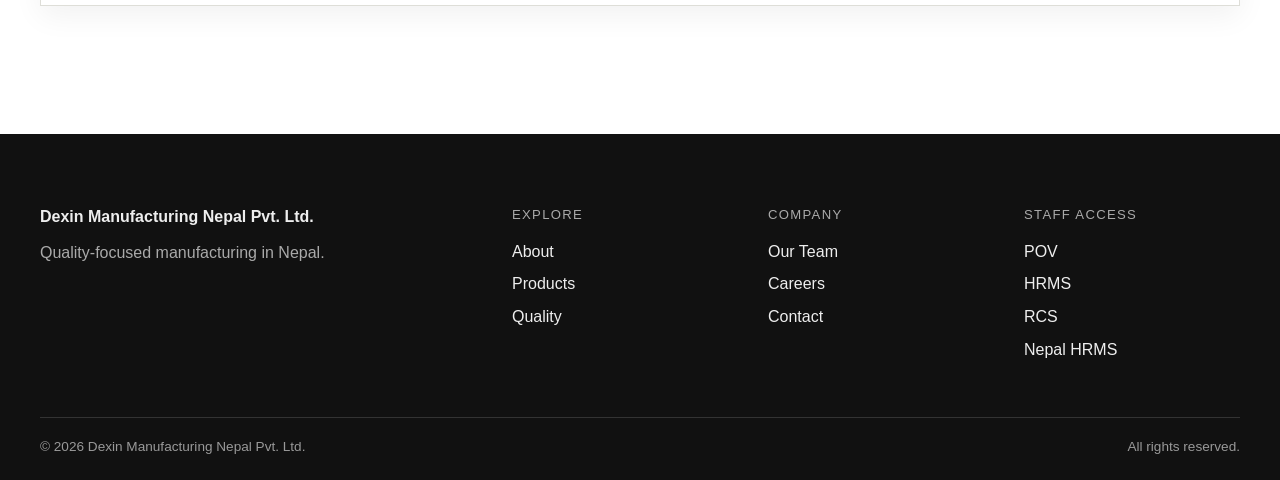
<file: careers.html>
<!DOCTYPE html>
<html lang="en">
<head>
<meta charset="UTF-8">
<meta name="viewport" content="width=device-width, initial-scale=1.0">
<meta name="description" content="Careers at Dexin Manufacturing Nepal Pvt. Ltd. — explore opportunities to grow in a professional manufacturing environment.">
<title>Careers | Dexin Manufacturing Nepal Pvt. Ltd.</title>
<link rel="icon" type="image/png" href="images/logo/dxn-logo.png">
<link rel="stylesheet" href="css/style.css?v=quick-view-fallback-fix-2">
<link rel="stylesheet" href="css/responsive.css">
<link rel="stylesheet" href="css/pages/careers.css">
</head>
<body>
<header class="site-header"><div class="container header-inner">
<a class="brand" href="index.html"><img src="images/logo/dxn-logo.png" alt="Dexin Manufacturing Nepal logo"></a>
<button class="nav-toggle" type="button" aria-expanded="false" aria-controls="site-nav"><span></span><span></span><span></span><span class="sr-only">Open navigation</span></button>
<nav class="site-nav" id="site-nav" aria-label="Main navigation">
<a href="index.html">Home</a><a href="about.html">About</a>
<div class="nav-dropdown"><button class="nav-dropdown-toggle" type="button">Products <span>⌄</span></button><div class="nav-dropdown-menu"><a href="products.html">All Products</a><div class="nav-dropdown-submenu"><button class="nav-submenu-toggle" type="button">Top Product <span>›</span></button><div class="nav-dropdown-submenu-menu"><a href="top-products.html?category=DXN%20Coffee">DXN Coffee</a><a href="top-products.html?category=DXN%20RG%20%26%20GL">DXN RG &amp; GL</a><a href="top-products.html?category=DXN%20Spirulina">DXN Spirulina</a><a href="top-products.html?category=DXN%20Cocozhi">DXN Cocozhi</a></div></div><a href="upcoming-products.html">Upcoming Product</a></div></div>
<a href="gallery.html">Gallery</a><a href="quality.html">Quality</a>
<div class="nav-dropdown"><button class="nav-dropdown-toggle" type="button">Company <span>⌄</span></button><div class="nav-dropdown-menu company-menu"><a href="our-team.html">Our Team</a><a href="careers.html" aria-current="page">Careers</a><div class="nav-dropdown-submenu"><button class="nav-submenu-toggle" type="button">Staff Portal <span>›</span></button><div class="nav-dropdown-submenu-menu"><a href="https://pov.dxn2u.com" target="_blank" rel="noopener noreferrer">POV</a><a href="https://hrms.dxn2u.com" target="_blank" rel="noopener noreferrer">HRMS</a><a href="https://rcs.dxn2u.com" target="_blank" rel="noopener noreferrer">RCS</a><a href="https://dexin.nimbleerp.com" target="_blank" rel="noopener noreferrer">Nepal HRMS</a></div></div></div></div>
<a href="contact.html">Contact</a>
</nav></div></header>

<main>
<section class="careers-hero">
<div class="container careers-hero-inner">
<div class="careers-intro reveal">
<p class="eyebrow">CAREERS</p>
<h1>Build your career with Dexin.</h1>
<p>Join a professional manufacturing environment where quality, teamwork, learning and continuous improvement are part of everyday work.</p>
</div>
<div class="careers-mark reveal"><span>CAREERS</span><strong>Grow.</strong><strong>Learn.</strong><strong>Contribute.</strong></div>
</div>
</section>

<section class="section">
<div class="container">
<div class="split-layout">
<div class="section-heading reveal"><span class="section-label">Working at Dexin</span><h2>People and performance move together.</h2></div>
<div class="section-copy reveal"><p>Our work brings together manufacturing, quality, food safety, finance, IT and business support. We value people who take responsibility, work collaboratively and look for better ways to do their work.</p><p>Whether you are building technical expertise or developing your professional career, Dexin offers an environment connected to real manufacturing operations.</p></div>
</div>
</div>
</section>

<section class="section section-muted">
<div class="container">
<div class="section-heading reveal"><span class="section-label">What We Value</span><h2>A workplace built on practical values.</h2></div>
<div class="career-values">
<article class="career-value reveal"><span>01</span><h3>Quality</h3><p>We pay attention to standards, consistency and the details that make reliable work possible.</p></article>
<article class="career-value reveal"><span>02</span><h3>Teamwork</h3><p>Manufacturing depends on people and departments working together toward shared outcomes.</p></article>
<article class="career-value reveal"><span>03</span><h3>Learning</h3><p>We encourage continuous learning and the development of practical professional skills.</p></article>
<article class="career-value reveal"><span>04</span><h3>Improvement</h3><p>We look for responsible, practical ways to improve processes, systems and results.</p></article>
</div>
</div>
</section>

<section class="section section-muted careers-gallery-section" id="career-life" data-careers-gallery hidden>
<div class="container">
<div class="section-heading reveal"><span class="section-label">Life at Dexin</span><h2>A closer look at our workplace.</h2><p>Explore moments and scenes from our workplace and team environment.</p></div>
<div id="careers-image-grid" class="careers-image-grid" data-image-grid="careers" aria-live="polite"></div>
</div>
</section>

<section class="section careers-openings">
<div class="container">
<div class="section-heading reveal">
<span class="section-label">Current Opportunities</span>
<h2>Join our team.</h2>
<p>Explore our current opening and take the next step in your career with Dexin Manufacturing Nepal.</p>
</div>

<div class="vacancy-tools reveal" aria-label="Vacancy filters">
  <div class="vacancy-filter-group" role="group" aria-label="Filter vacancies">
    <button class="vacancy-filter is-active" type="button" data-vacancy-filter="all">All</button>
    <button class="vacancy-filter" type="button" data-vacancy-filter="open">Open</button>
    <button class="vacancy-filter" type="button" data-vacancy-filter="closing-soon">Closing Soon</button>
    <button class="vacancy-filter" type="button" data-vacancy-filter="closed">Closed / Completed</button>
  </div>
  <p class="vacancy-maintenance-note">Vacancy details, deadlines and selection progress are maintained from the Careers vacancy data.</p>
</div>
<div id="vacancy-list" class="vacancy-list" aria-live="polite">
  <div class="vacancy-loading">Loading current vacancies…</div>
</div>
</div>
</section>
</main>

<footer class="site-footer"><div class="container footer-grid">
<div><strong>Dexin Manufacturing Nepal Pvt. Ltd.</strong><p>Quality-focused manufacturing in Nepal.</p></div>
<div><span>Explore</span><a href="about.html">About</a><a href="products.html">Products</a><a href="quality.html">Quality</a></div>
<div><span>Company</span><a href="our-team.html">Our Team</a><a href="careers.html">Careers</a><a href="contact.html">Contact</a></div>
<div><span>Staff Access</span><a href="https://pov.dxn2u.com" target="_blank" rel="noopener noreferrer">POV</a><a href="https://hrms.dxn2u.com" target="_blank" rel="noopener noreferrer">HRMS</a><a href="https://rcs.dxn2u.com" target="_blank" rel="noopener noreferrer">RCS</a><a href="https://dexin.nimbleerp.com" target="_blank" rel="noopener noreferrer">Nepal HRMS</a></div>
</div><div class="container footer-bottom"><span>© <span id="current-year"></span> Dexin Manufacturing Nepal Pvt. Ltd.</span><span>All rights reserved.</span></div></footer>
<script src="js/main.js"></script><script src="js/navigation.js"></script><script src="js/careers.js"></script><script src="js/automatic-images.js?v=hero-contrast-15s?v=hero-contrast-12s"></script>
<script src="js/optimized-images.js"></script>
</body></html>
</file>
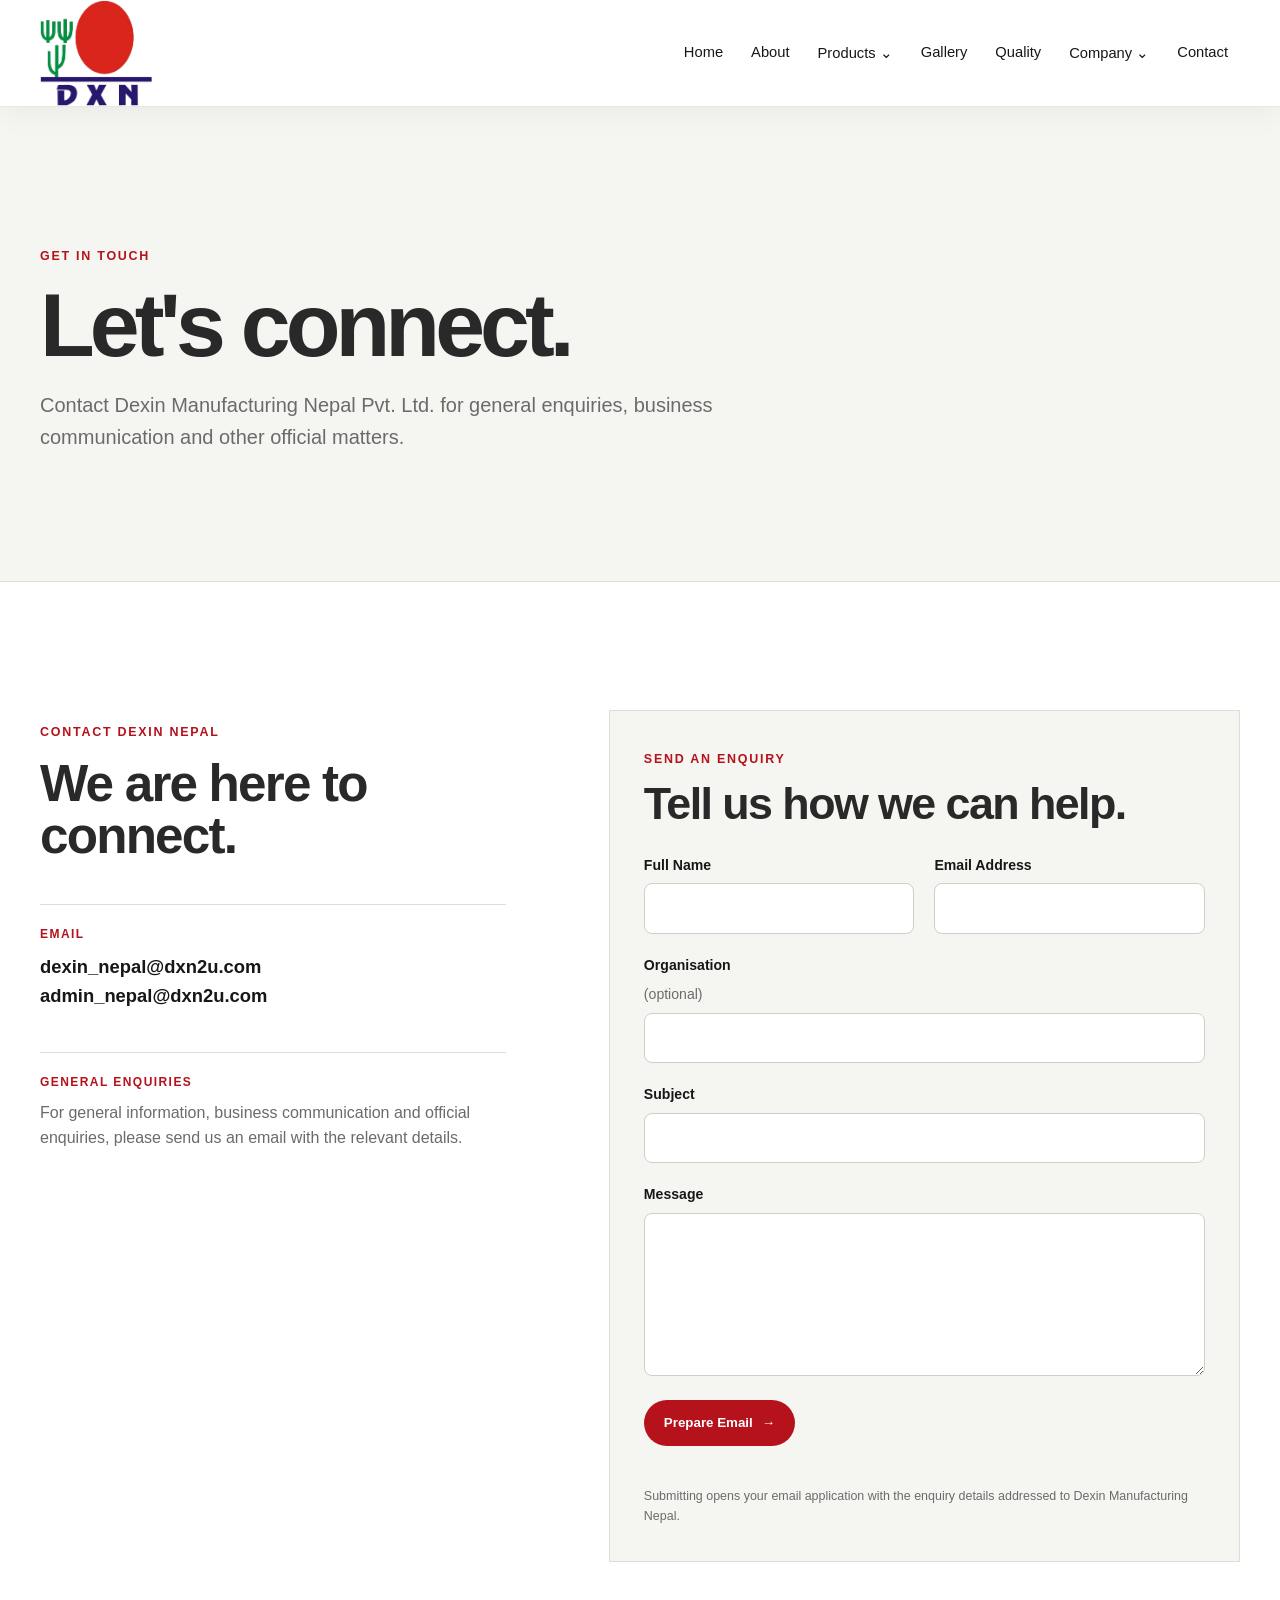
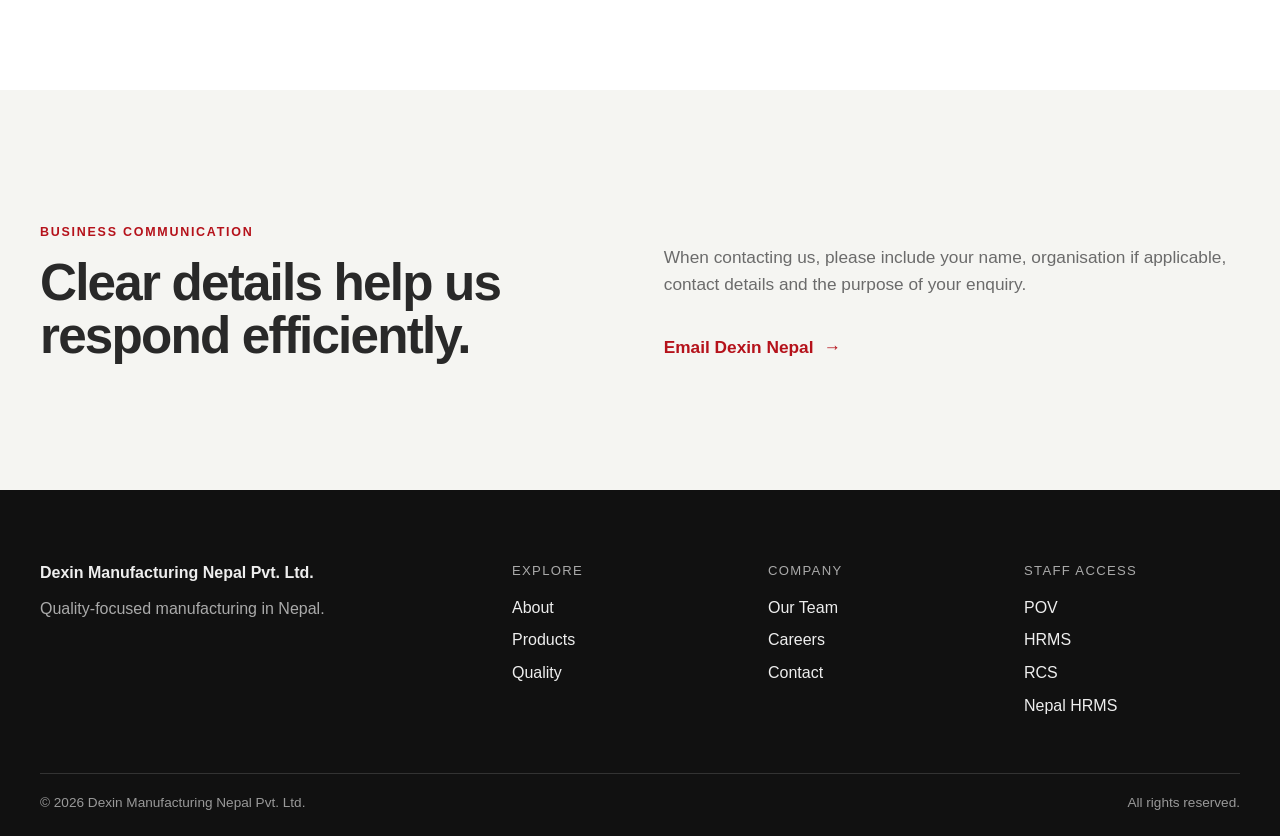
<file: contact.html>
<!DOCTYPE html>
<html lang="en">
<head>
<meta charset="UTF-8">
<meta name="viewport" content="width=device-width, initial-scale=1.0">
<meta name="description" content="Contact Dexin Manufacturing Nepal Pvt. Ltd. for general enquiries and business communication.">
<title>Contact | Dexin Manufacturing Nepal Pvt. Ltd.</title>
<link rel="icon" type="image/png" href="images/logo/dxn-logo.png">
<link rel="stylesheet" href="css/style.css?v=quick-view-fallback-fix-2">
<link rel="stylesheet" href="css/responsive.css">
<link rel="stylesheet" href="css/pages/contact.css">
</head>
<body>
<header class="site-header"><div class="container header-inner">
<a class="brand" href="index.html"><img src="images/logo/dxn-logo.png" alt="Dexin Manufacturing Nepal logo"></a>
<button class="nav-toggle" type="button" aria-expanded="false" aria-controls="site-nav"><span></span><span></span><span></span><span class="sr-only">Open navigation</span></button>
<nav class="site-nav" id="site-nav" aria-label="Main navigation">
<a href="index.html">Home</a><a href="about.html">About</a>
<div class="nav-dropdown"><button class="nav-dropdown-toggle" type="button">Products <span>⌄</span></button><div class="nav-dropdown-menu"><a href="products.html">All Products</a><div class="nav-dropdown-submenu"><button class="nav-submenu-toggle" type="button">Top Product <span>›</span></button><div class="nav-dropdown-submenu-menu"><a href="top-products.html?category=DXN%20Coffee">DXN Coffee</a><a href="top-products.html?category=DXN%20RG%20%26%20GL">DXN RG &amp; GL</a><a href="top-products.html?category=DXN%20Spirulina">DXN Spirulina</a><a href="top-products.html?category=DXN%20Cocozhi">DXN Cocozhi</a></div></div><a href="upcoming-products.html">Upcoming Product</a></div></div>
<a href="gallery.html">Gallery</a><a href="quality.html">Quality</a>
<div class="nav-dropdown"><button class="nav-dropdown-toggle" type="button">Company <span>⌄</span></button><div class="nav-dropdown-menu company-menu"><a href="our-team.html">Our Team</a><a href="careers.html">Careers</a><div class="nav-dropdown-submenu"><button class="nav-submenu-toggle" type="button">Staff Portal <span>›</span></button><div class="nav-dropdown-submenu-menu"><a href="https://pov.dxn2u.com" target="_blank" rel="noopener noreferrer">POV</a><a href="https://hrms.dxn2u.com" target="_blank" rel="noopener noreferrer">HRMS</a><a href="https://rcs.dxn2u.com" target="_blank" rel="noopener noreferrer">RCS</a><a href="https://dexin.nimbleerp.com" target="_blank" rel="noopener noreferrer">Nepal HRMS</a></div></div></div></div>
<a href="contact.html" aria-current="page">Contact</a>
</nav></div></header>

<main>
<section class="contact-hero">
<div class="container">
<p class="eyebrow">GET IN TOUCH</p>
<h1>Let's connect.</h1>
<p>Contact Dexin Manufacturing Nepal Pvt. Ltd. for general enquiries, business communication and other official matters.</p>
</div>
</section>

<section class="section">
<div class="container contact-layout">
<div class="contact-info">
<div class="section-heading reveal"><span class="section-label">Contact Dexin Nepal</span><h2>We are here to connect.</h2></div>
<div class="contact-detail reveal"><span>Email</span><a href="mailto:dexin_nepal@dxn2u.com">dexin_nepal@dxn2u.com</a><br><a href="mailto:admin_nepal@dxn2u.com">admin_nepal@dxn2u.com</a></div>
<div class="contact-detail reveal"><span>General Enquiries</span><p>For general information, business communication and official enquiries, please send us an email with the relevant details.</p></div>
</div>

<div class="contact-form-wrap reveal">
<form id="contact-form" class="contact-form" novalidate>
<div class="form-heading"><span class="section-label">Send an Enquiry</span><h2>Tell us how we can help.</h2></div>
<div class="form-grid">
<label>Full Name<input type="text" name="name" autocomplete="name" required></label>
<label>Email Address<input type="email" name="email" autocomplete="email" required></label>
<label class="full">Organisation <span>(optional)</span><input type="text" name="organisation" autocomplete="organization"></label>
<label class="full">Subject<input type="text" name="subject" required></label>
<label class="full">Message<textarea name="message" rows="6" required></textarea></label>
</div>
<button class="button button-primary" type="submit">Prepare Email <span>→</span></button>
<p class="form-status" id="form-status" role="status" aria-live="polite"></p>
<p class="form-note">Submitting opens your email application with the enquiry details addressed to Dexin Manufacturing Nepal.</p>
</form>
</div>
</div>
</section>

<section class="section section-muted">
<div class="container split-layout">
<div class="section-heading reveal"><span class="section-label">Business Communication</span><h2>Clear details help us respond efficiently.</h2></div>
<div class="section-copy reveal"><p>When contacting us, please include your name, organisation if applicable, contact details and the purpose of your enquiry.</p><a class="text-link" href="mailto:dexin_nepal@dxn2u.com,admin_nepal@dxn2u.com?subject=Business%20Enquiry">Email Dexin Nepal <span>→</span></a></div>
</div>
</section>
</main>

<footer class="site-footer"><div class="container footer-grid">
<div><strong>Dexin Manufacturing Nepal Pvt. Ltd.</strong><p>Quality-focused manufacturing in Nepal.</p></div>
<div><span>Explore</span><a href="about.html">About</a><a href="products.html">Products</a><a href="quality.html">Quality</a></div>
<div><span>Company</span><a href="our-team.html">Our Team</a><a href="careers.html">Careers</a><a href="contact.html">Contact</a></div>
<div><span>Staff Access</span><a href="https://pov.dxn2u.com" target="_blank" rel="noopener noreferrer">POV</a><a href="https://hrms.dxn2u.com" target="_blank" rel="noopener noreferrer">HRMS</a><a href="https://rcs.dxn2u.com" target="_blank" rel="noopener noreferrer">RCS</a><a href="https://dexin.nimbleerp.com" target="_blank" rel="noopener noreferrer">Nepal HRMS</a></div>
</div><div class="container footer-bottom"><span>© <span id="current-year"></span> Dexin Manufacturing Nepal Pvt. Ltd.</span><span>All rights reserved.</span></div></footer>
<script src="js/main.js"></script><script src="js/navigation.js"></script><script src="js/contact.js"></script>
<script src="js/optimized-images.js"></script>
</body></html>
</file>
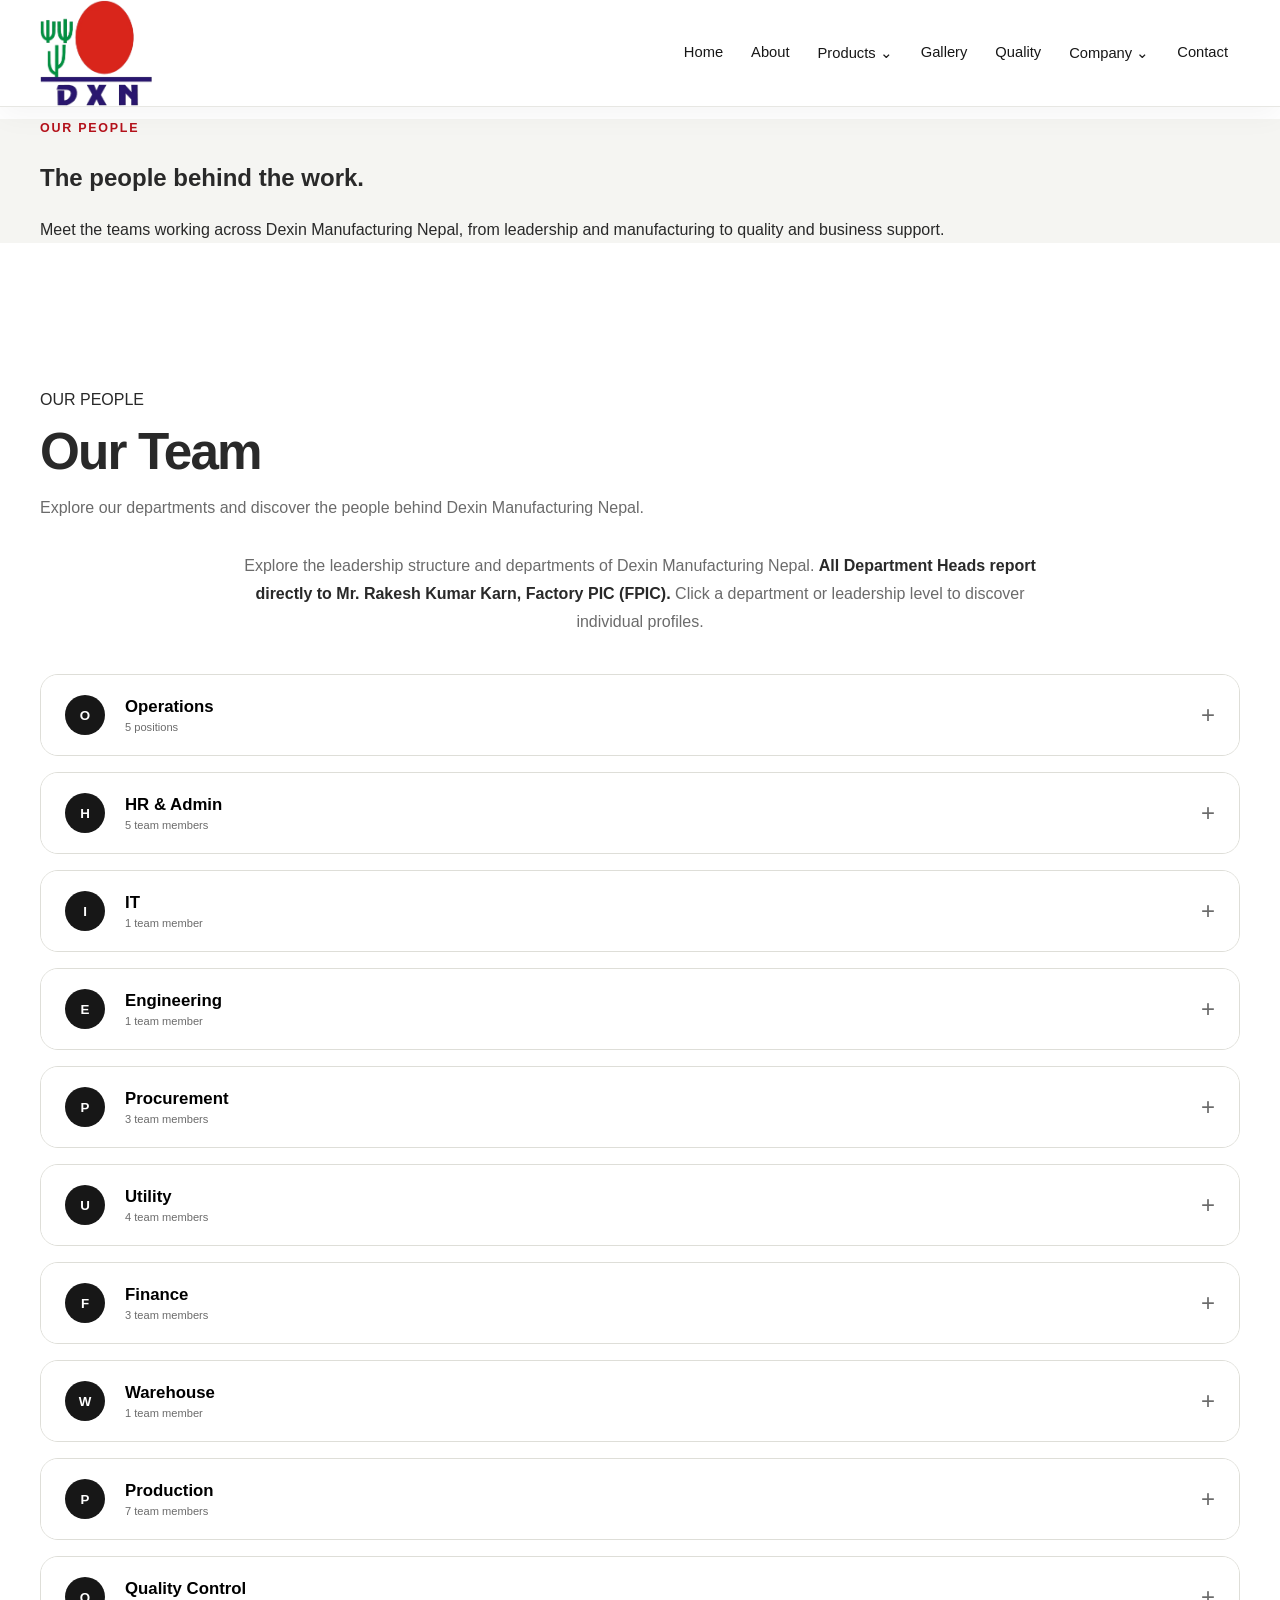
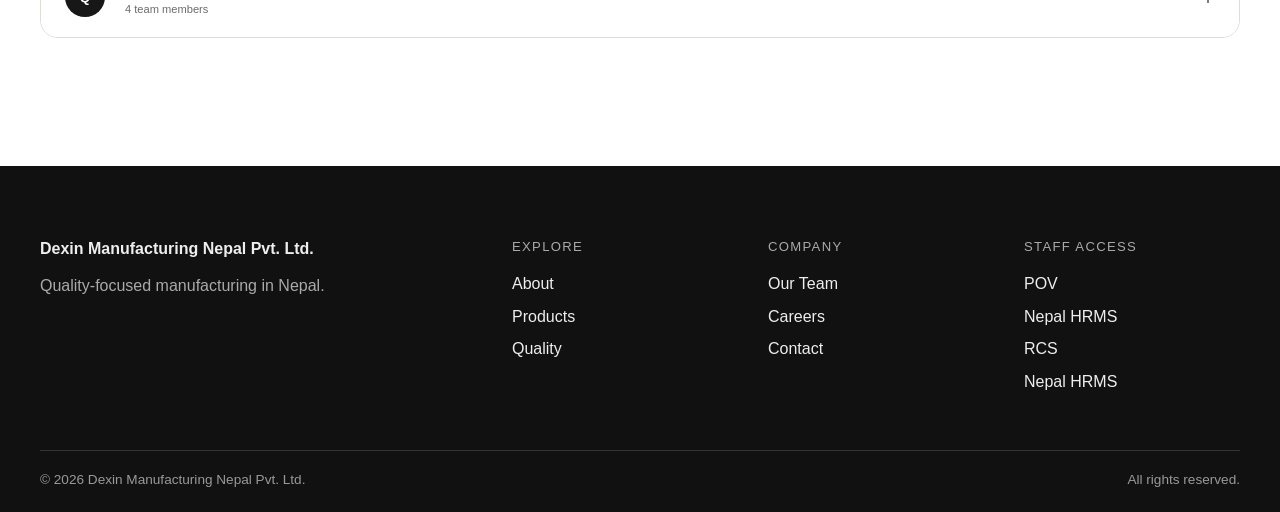
<file: our-team.html>
<!DOCTYPE html>
<html lang="en">
  <head>
    <meta charset="UTF-8">
    <meta name="viewport" content="width=device-width, initial-scale=1.0">
    <meta name="description" content="Meet the people and departments behind Dexin Manufacturing Nepal Pvt. Ltd.">
    <title>Our Team | Dexin Manufacturing Nepal Pvt. Ltd.</title><link rel="icon" type="image/png" href="images/logo/dxn-logo.png">
    <link rel="stylesheet" href="css/style.css?v=quick-view-fallback-fix-2">
    <link rel="stylesheet" href="css/responsive.css">
    <link rel="stylesheet" href="css/pages/team.css">
  </head>
<body>
<header class="site-header">
  <div class="container header-inner">
    <a class="brand" href="index.html">
      <img src="images/logo/dxn-logo.png" alt="Dexin Manufacturing Nepal logo">
    </a>
    <button class="nav-toggle" type="button" aria-expanded="false" aria-controls="site-nav">
      <span></span><span></span><span></span><span class="sr-only">Open navigation</span>
    </button>
    <nav class="site-nav" id="site-nav" aria-label="Main navigation">
      <a href="index.html">Home</a>
      <a href="about.html">About</a>
<div class="nav-dropdown">
  <button class="nav-dropdown-toggle" type="button">Products <span>⌄</span></button><div class="nav-dropdown-menu">
    <a href="products.html">All Products</a>
    <div class="nav-dropdown-submenu">
      <button class="nav-submenu-toggle" type="button">Top Product <span>›</span>
      </button><div class="nav-dropdown-submenu-menu">
        <a href="top-products.html?category=DXN%20Coffee">DXN Coffee</a>
        <a href="top-products.html?category=DXN%20RG%20%26%20GL">DXN RG &amp; GL</a>
        <a href="top-products.html?category=DXN%20Spirulina">DXN Spirulina</a>
        <a href="top-products.html?category=DXN%20Cocozhi">DXN Cocozhi</a>
      </div></div>
    <a href="upcoming-products.html">Upcoming Product</a></div></div>
<a href="gallery.html">Gallery</a>
      <a href="quality.html">Quality</a>
<div class="nav-dropdown">
  <button class="nav-dropdown-toggle" type="button">Company <span>⌄</span></button>
  <div class="nav-dropdown-menu company-menu">
    <a href="our-team.html" aria-current="page">Our Team</a>
    <a href="careers.html">Careers</a>
    <div class="nav-dropdown-submenu">
      <button class="nav-submenu-toggle" type="button">Staff Portal <span>›</span></button><div class="nav-dropdown-submenu-menu"><a href="https://pov.dxn2u.com" target="_blank" rel="noopener noreferrer">POV</a><a href="https://hrms.dxn2u.com" target="_blank" rel="noopener noreferrer">HRMS</a>
        <a href="https://rcs.dxn2u.com" target="_blank" rel="noopener noreferrer">RCS</a>
        <a href="https://hrms.dxn2u.com" target="_blank" rel="noopener noreferrer">HRMS</a>
      </div>
    </div>
  </div>
</div>
<a href="contact.html">Contact</a>
</nav>
  </div>
</header>
<main>
  <section class="page-hero team-hero">
    <div class="container">
      <p class="eyebrow">OUR PEOPLE</p>
      <h1>The people behind the work.</h1>
      <p>Meet the teams working across Dexin Manufacturing Nepal, from leadership and manufacturing to quality and business support.</p>
    </div>
  </section>
<section class="section section-light" id="our-team">
  <div class="container">
    <div class="section-heading center">
      <span class="section-eyebrow">OUR PEOPLE</span>
      <h2>Our Team</h2><p>Explore our departments and discover the people behind Dexin Manufacturing Nepal.</p>
    </div><div class="staff-organogram" data-staff-organogram></div></div></section></main>
<footer class="site-footer"><div class="container footer-grid"><div><strong>Dexin Manufacturing Nepal Pvt. Ltd.</strong>
  <p>Quality-focused manufacturing in Nepal.</p>
</div>
  <div>
    <span>Explore</span>
    <a href="about.html">About</a>
    <a href="products.html">Products</a>
    <a href="quality.html">Quality</a>
  </div>
  <div>
    <span>Company</span>
    <a href="our-team.html">Our Team</a>
    <a href="careers.html">Careers</a>
    <a href="contact.html">Contact</a>
  </div><div><span>Staff Access</span>
    <a href="https://pov.dxn2u.com" target="_blank" rel="noopener noreferrer">POV</a>
    <a href="https://dexin.nimbleerp.com" target="_blank" rel="noopener noreferrer">Nepal HRMS</a>
    <a href="https://rcs.dxn2u.com" target="_blank" rel="noopener noreferrer">RCS</a>
    <a href="https://dexin.nimbleerp.com" target="_blank" rel="noopener noreferrer">Nepal HRMS</a>
  </div>
</div>
  <div class="container footer-bottom">
    <span>© <span id="current-year"></span> Dexin Manufacturing Nepal Pvt. Ltd.</span>
    <span>All rights reserved.</span></div></footer>
<script src="js/main.js"></script><script src="js/navigation.js"></script><script src="js/team.js"></script><script src="js/optimized-images.js"></script>
</body></html>
</file>
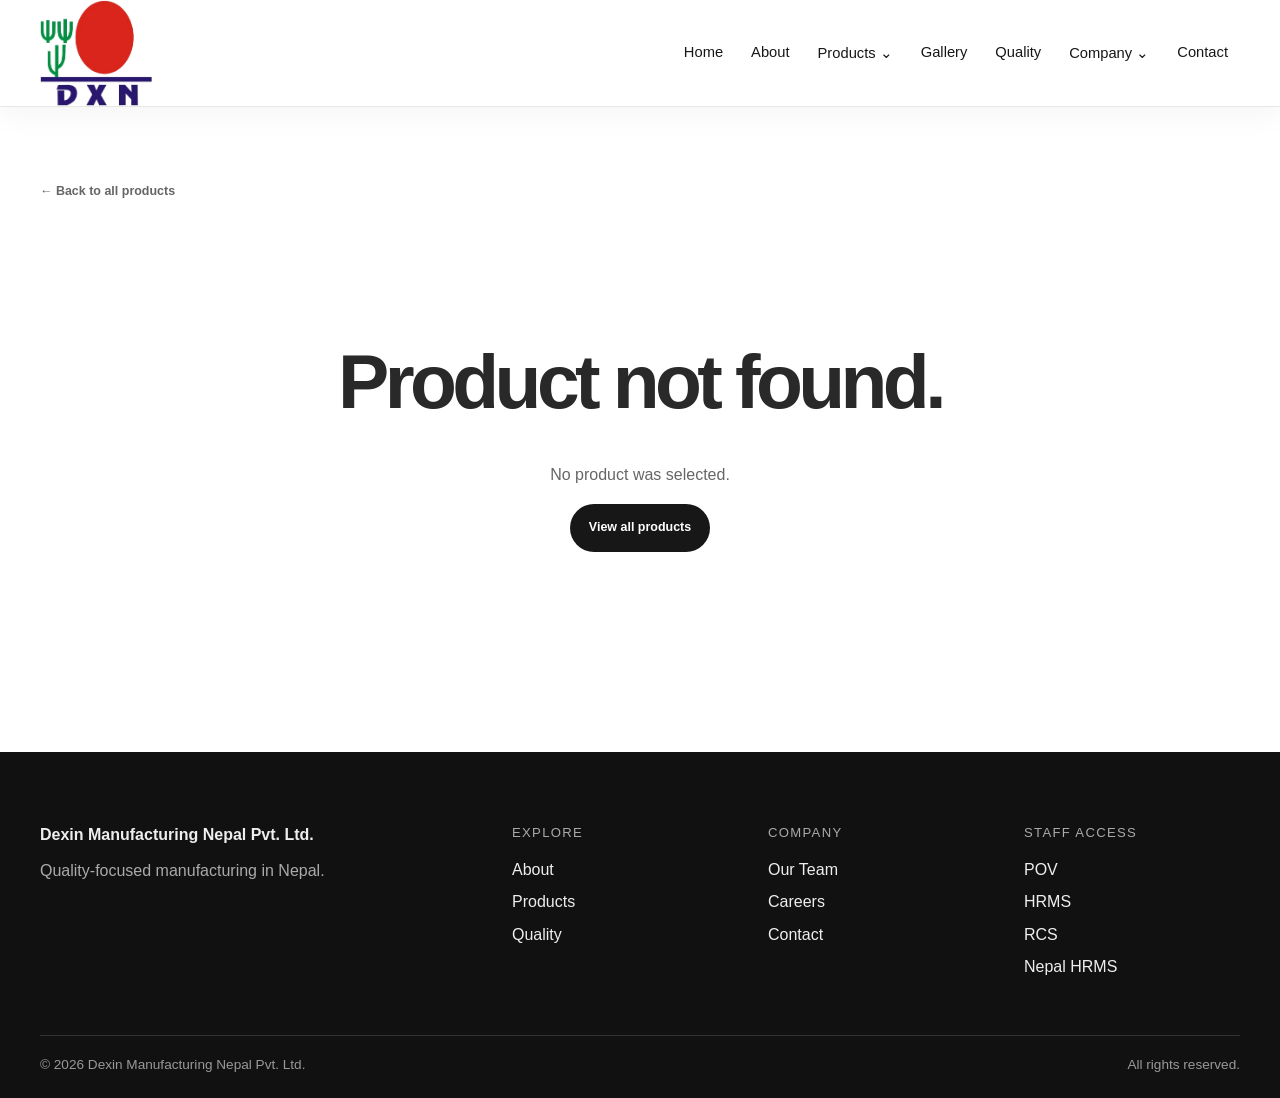
<file: product-detail.html>
<!DOCTYPE html>
<html lang="en">
<head>
<meta charset="UTF-8">
<meta name="viewport" content="width=device-width, initial-scale=1.0">
<meta name="description" content="Product details from Dexin Manufacturing Nepal Pvt. Ltd.">
<title>Product Details | Dexin Manufacturing Nepal Pvt. Ltd.</title>
<link rel="icon" type="image/png" href="images/logo/dxn-logo.png">
<link rel="stylesheet" href="css/style.css?v=quick-view-fallback-fix-2">
<link rel="stylesheet" href="css/responsive.css">
<link rel="stylesheet" href="css/pages/products.css">
<style>
.product-detail-page{background:#fff;padding:70px 0 120px}
.product-detail-back{display:inline-flex;align-items:center;gap:8px;color:#666;text-decoration:none;font-size:.78rem;font-weight:800;margin-bottom:38px}
.product-detail-back:hover{color:#b5121b}
.product-detail-layout{display:grid;grid-template-columns:minmax(0,1fr) minmax(0,.85fr);gap:70px;align-items:start}
.product-detail-media{height:650px;background:#f5f5f2;border:1px solid #deded8;border-radius:22px;display:grid;place-items:center;padding:45px;overflow:hidden}
.product-detail-image-fit{width:100%;height:100%;min-width:0;min-height:0;display:grid;place-items:center;overflow:hidden}
.product-detail-image-fit img{display:block;width:100%;height:100%;min-width:0;min-height:0;max-width:100%;max-height:100%;object-fit:contain;object-position:center;filter:drop-shadow(0 22px 28px rgba(23,23,23,.12))}
.product-detail-empty{color:#999;text-align:center}
.product-detail-empty strong{display:block;color:#d1d1cb;font-size:2rem;letter-spacing:.16em}
.product-detail-copy{padding-top:20px}
.product-detail-kicker{display:flex;align-items:center;gap:12px;flex-wrap:wrap;margin-bottom:20px}
.product-detail-type{font-size:.68rem;text-transform:uppercase;letter-spacing:.12em;font-weight:900;color:#b5121b}
.product-detail-badge{padding:7px 10px;border-radius:999px;background:#171717;color:#fff;font-size:.62rem;font-weight:800;letter-spacing:.06em}
.product-detail-badge.upcoming{background:#b5121b}
.product-detail-copy h1{font-size:clamp(2.8rem,5vw,5.7rem);line-height:.94;letter-spacing:-.06em;margin:0 0 25px;color:#171717}
.product-detail-package{font-size:1rem;color:#666;border-top:1px solid #deded8;border-bottom:1px solid #deded8;padding:17px 0;margin:0 0 30px}
.product-detail-description{color:#666;line-height:1.8;max-width:600px}
.product-detail-actions{margin-top:38px;display:flex;gap:12px;flex-wrap:wrap}
.product-detail-not-found{max-width:700px;margin:80px auto;text-align:center}
.product-detail-not-found h1{font-size:clamp(2.8rem,6vw,5rem);letter-spacing:-.06em;margin:0 0 18px}
.product-detail-not-found p{color:#666;line-height:1.7}
@media(max-width:850px){.product-detail-layout{grid-template-columns:1fr;gap:40px}.product-detail-media{height:520px}.product-detail-copy{padding-top:0}}
@media(max-width:560px){.product-detail-page{padding:45px 0 80px}.product-detail-media{height:390px;padding:25px;border-radius:18px}.product-detail-image-fit img{width:100%;height:100%;max-width:100%;max-height:100%}.product-detail-copy h1{font-size:clamp(2.7rem,13vw,4rem)}}
</style>
</head>
<body>
<header class="site-header"><div class="container header-inner">
<a class="brand" href="index.html"><img src="images/logo/dxn-logo.png" alt="Dexin Manufacturing Nepal logo"></a>
<button class="nav-toggle" type="button" aria-expanded="false" aria-controls="site-nav"><span></span><span></span><span></span><span class="sr-only">Open navigation</span></button>
<nav class="site-nav" id="site-nav" aria-label="Main navigation">
<a href="index.html">Home</a><a href="about.html">About</a>
<div class="nav-dropdown"><button class="nav-dropdown-toggle" type="button">Products <span>⌄</span></button><div class="nav-dropdown-menu"><a class="active" href="products.html">All Products</a><a href="top-products.html">Top Products</a><a href="upcoming-products.html">Upcoming Products</a></div></div>
<a href="gallery.html">Gallery</a><a href="quality.html">Quality</a>
<div class="nav-dropdown"><button class="nav-dropdown-toggle" type="button">Company <span>⌄</span></button><div class="nav-dropdown-menu company-menu"><a href="our-team.html">Our Team</a><a href="careers.html">Careers</a><div class="nav-dropdown-submenu"><button class="nav-submenu-toggle" type="button">Staff Portal <span>›</span></button><div class="nav-dropdown-submenu-menu"><a href="https://pov.dxn2u.com" target="_blank" rel="noopener noreferrer">POV</a><a href="https://hrms.dxn2u.com" target="_blank" rel="noopener noreferrer">HRMS</a><a href="https://rcs.dxn2u.com" target="_blank" rel="noopener noreferrer">RCS</a><a href="https://dexin.nimbleerp.com" target="_blank" rel="noopener noreferrer">Nepal HRMS</a></div></div></div></div>
<a href="contact.html">Contact</a>
</nav></div></header>
<main>
<section class="product-detail-page">
<div class="container">
<a class="product-detail-back" href="products.html">← Back to all products</a>
<div id="product-detail"></div>
</div>
</section>
</main>
<footer class="site-footer"><div class="container footer-grid"><div><strong>Dexin Manufacturing Nepal Pvt. Ltd.</strong><p>Quality-focused manufacturing in Nepal.</p></div><div><span>Explore</span><a href="about.html">About</a><a href="products.html">Products</a><a href="quality.html">Quality</a></div><div><span>Company</span><a href="our-team.html">Our Team</a><a href="careers.html">Careers</a><a href="contact.html">Contact</a></div><div><span>Staff Access</span><a href="https://pov.dxn2u.com" target="_blank" rel="noopener noreferrer">POV</a><a href="https://hrms.dxn2u.com" target="_blank" rel="noopener noreferrer">HRMS</a><a href="https://rcs.dxn2u.com" target="_blank" rel="noopener noreferrer">RCS</a><a href="https://dexin.nimbleerp.com" target="_blank" rel="noopener noreferrer">Nepal HRMS</a></div></div><div class="container footer-bottom"><span>© <span id="current-year"></span> Dexin Manufacturing Nepal Pvt. Ltd.</span><span>All rights reserved.</span></div></footer>
<script src="js/main.js"></script>
<script src="js/navigation.js"></script>
<script>
document.addEventListener("DOMContentLoaded", async () => {
  const root=document.getElementById("product-detail");
  const escapeHtml=value=>String(value??"").replace(/[&<>"']/g,c=>({"&":"&amp;","<":"&lt;",">":"&gt;",'"':"&quot;","'":"&#039;"}[c]));
  const id=new URLSearchParams(window.location.search).get("id");
  if(!id){ root.innerHTML='<div class="product-detail-not-found"><h1>Product not found.</h1><p>No product was selected.</p><a class="button button-dark" href="products.html">View all products</a></div>'; return; }
  try{
    const response=await fetch("data/products.json");
    if(!response.ok) throw new Error("Product data unavailable");
    const products=await response.json();
    const product=products.find(item=>item.id===id && item.published!==false);
    if(!product){ root.innerHTML='<div class="product-detail-not-found"><h1>Product not found.</h1><p>The requested product is not available in the current product catalogue.</p><a class="button button-dark" href="products.html">View all products</a></div>'; return; }
    document.title=product.name+" | Dexin Manufacturing Nepal Pvt. Ltd.";
    const media=product.image
      ? '<div class="product-detail-image-fit"><img src="'+escapeHtml(product.image)+'" alt="'+escapeHtml(product.name)+'"></div>'
      : '<div class="product-detail-empty"><strong>DEXIN</strong><span>Product image coming soon</span></div>';
    root.innerHTML='<div class="product-detail-layout"><div class="product-detail-media">'+media+'</div><div class="product-detail-copy"><div class="product-detail-kicker"><span class="product-detail-type">'+escapeHtml(product.type||"Product")+'</span><span class="product-detail-badge '+(product.status==="upcoming"?"upcoming":"")+'">'+(product.status==="upcoming"?"Upcoming":"Current")+'</span></div><h1>'+escapeHtml(product.name)+'</h1>'+(product.packageSize?'<p class="product-detail-package"><strong>Package:</strong> '+escapeHtml(product.packageSize)+'</p>':'')+(product.description?'<div class="product-detail-description"><p>'+escapeHtml(product.description)+'</p></div>':'')+'<div class="product-detail-actions"><a class="button button-dark" href="products.html">← All Products</a></div></div></div>';
  }catch(error){
    root.innerHTML='<div class="product-detail-not-found"><h1>Unable to load product.</h1><p>Please try again or return to the product catalogue.</p><a class="button button-dark" href="products.html">View all products</a></div>';
  }
});
</script>
<script src="js/optimized-images.js"></script>
</body>
</html>
</file>
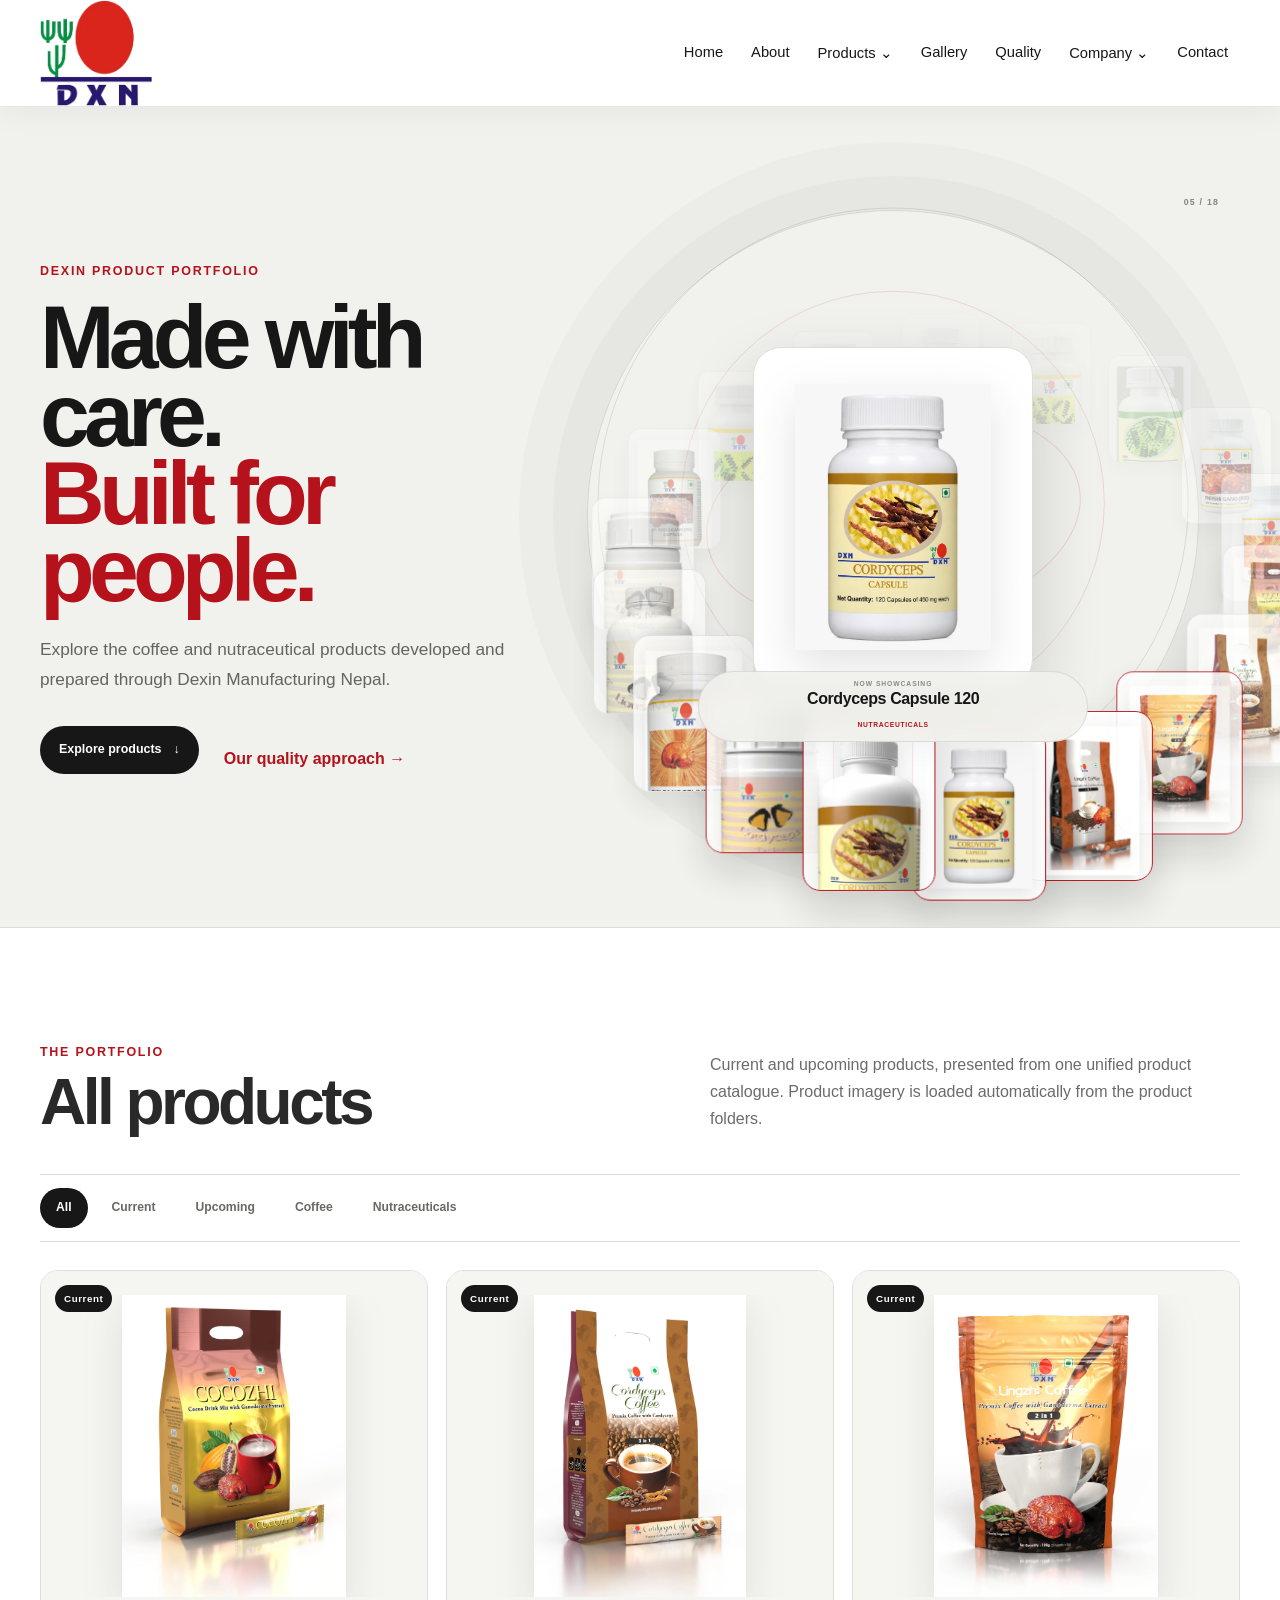
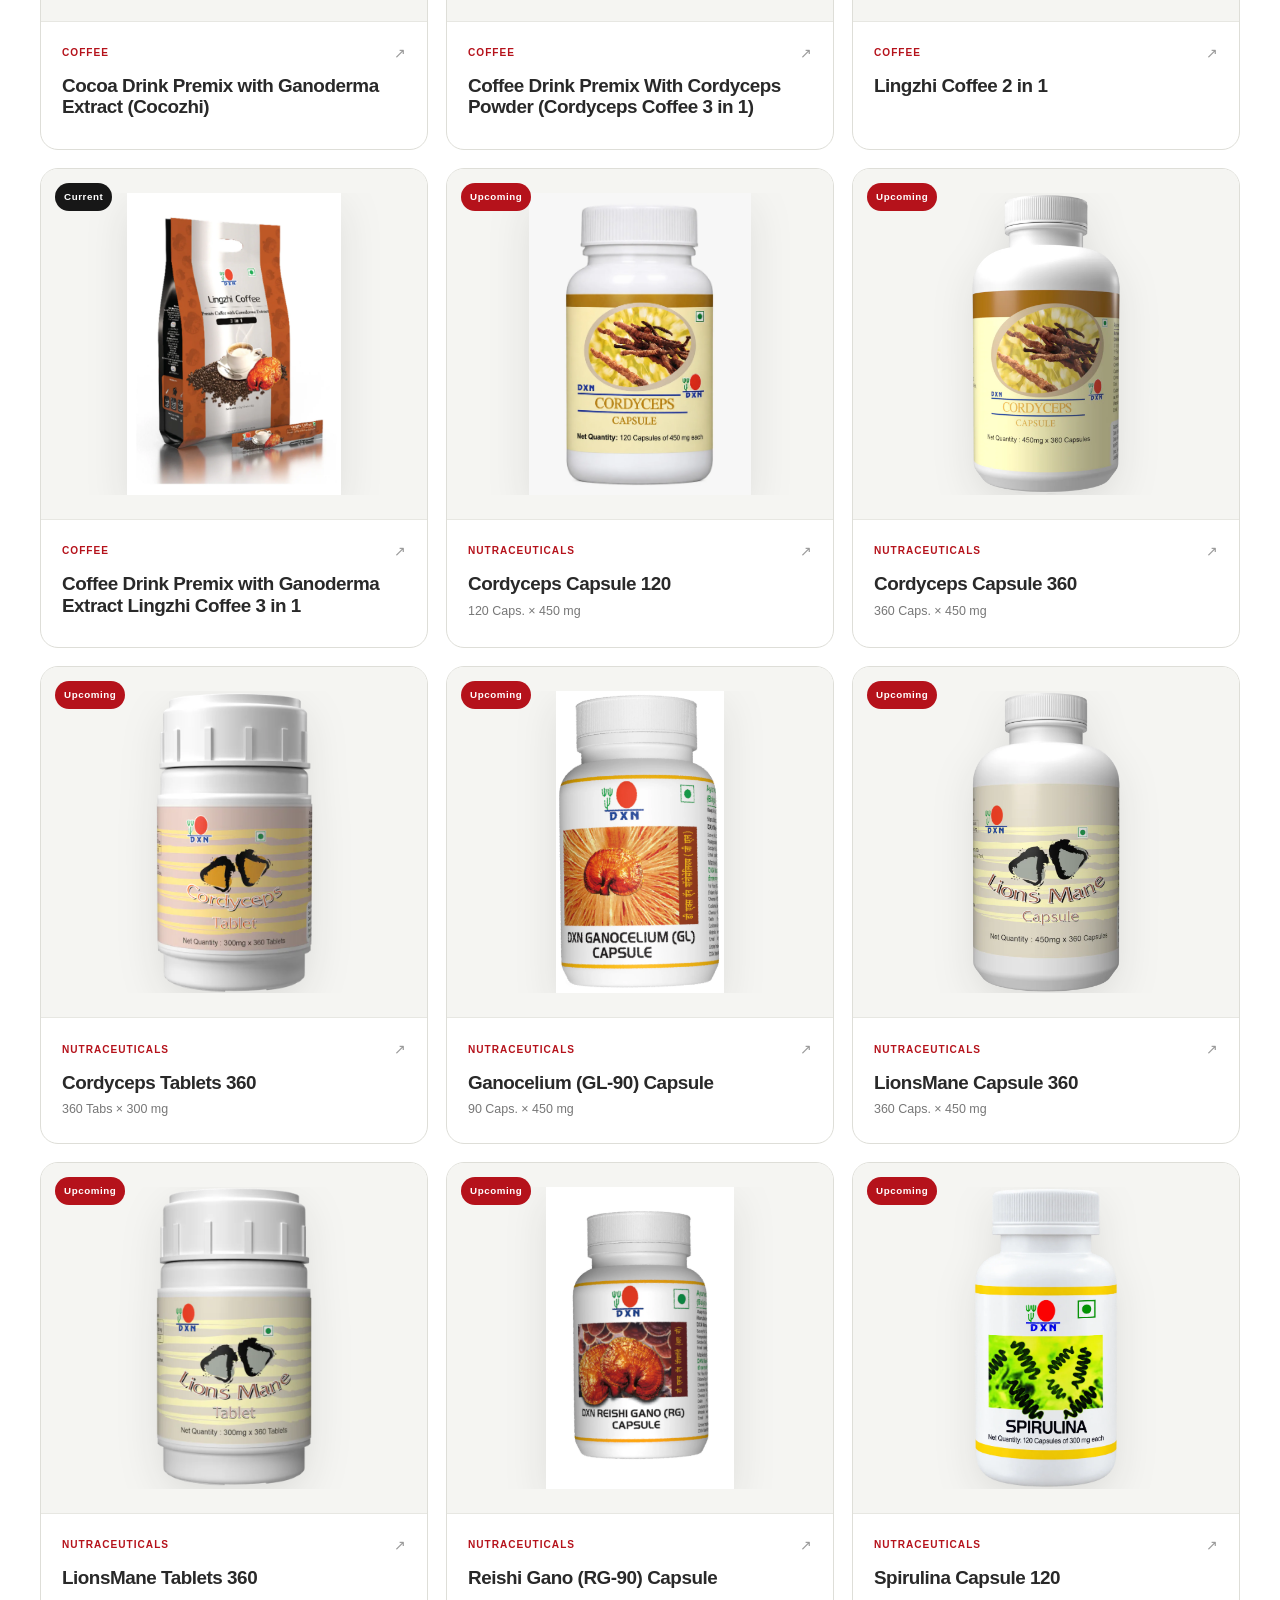
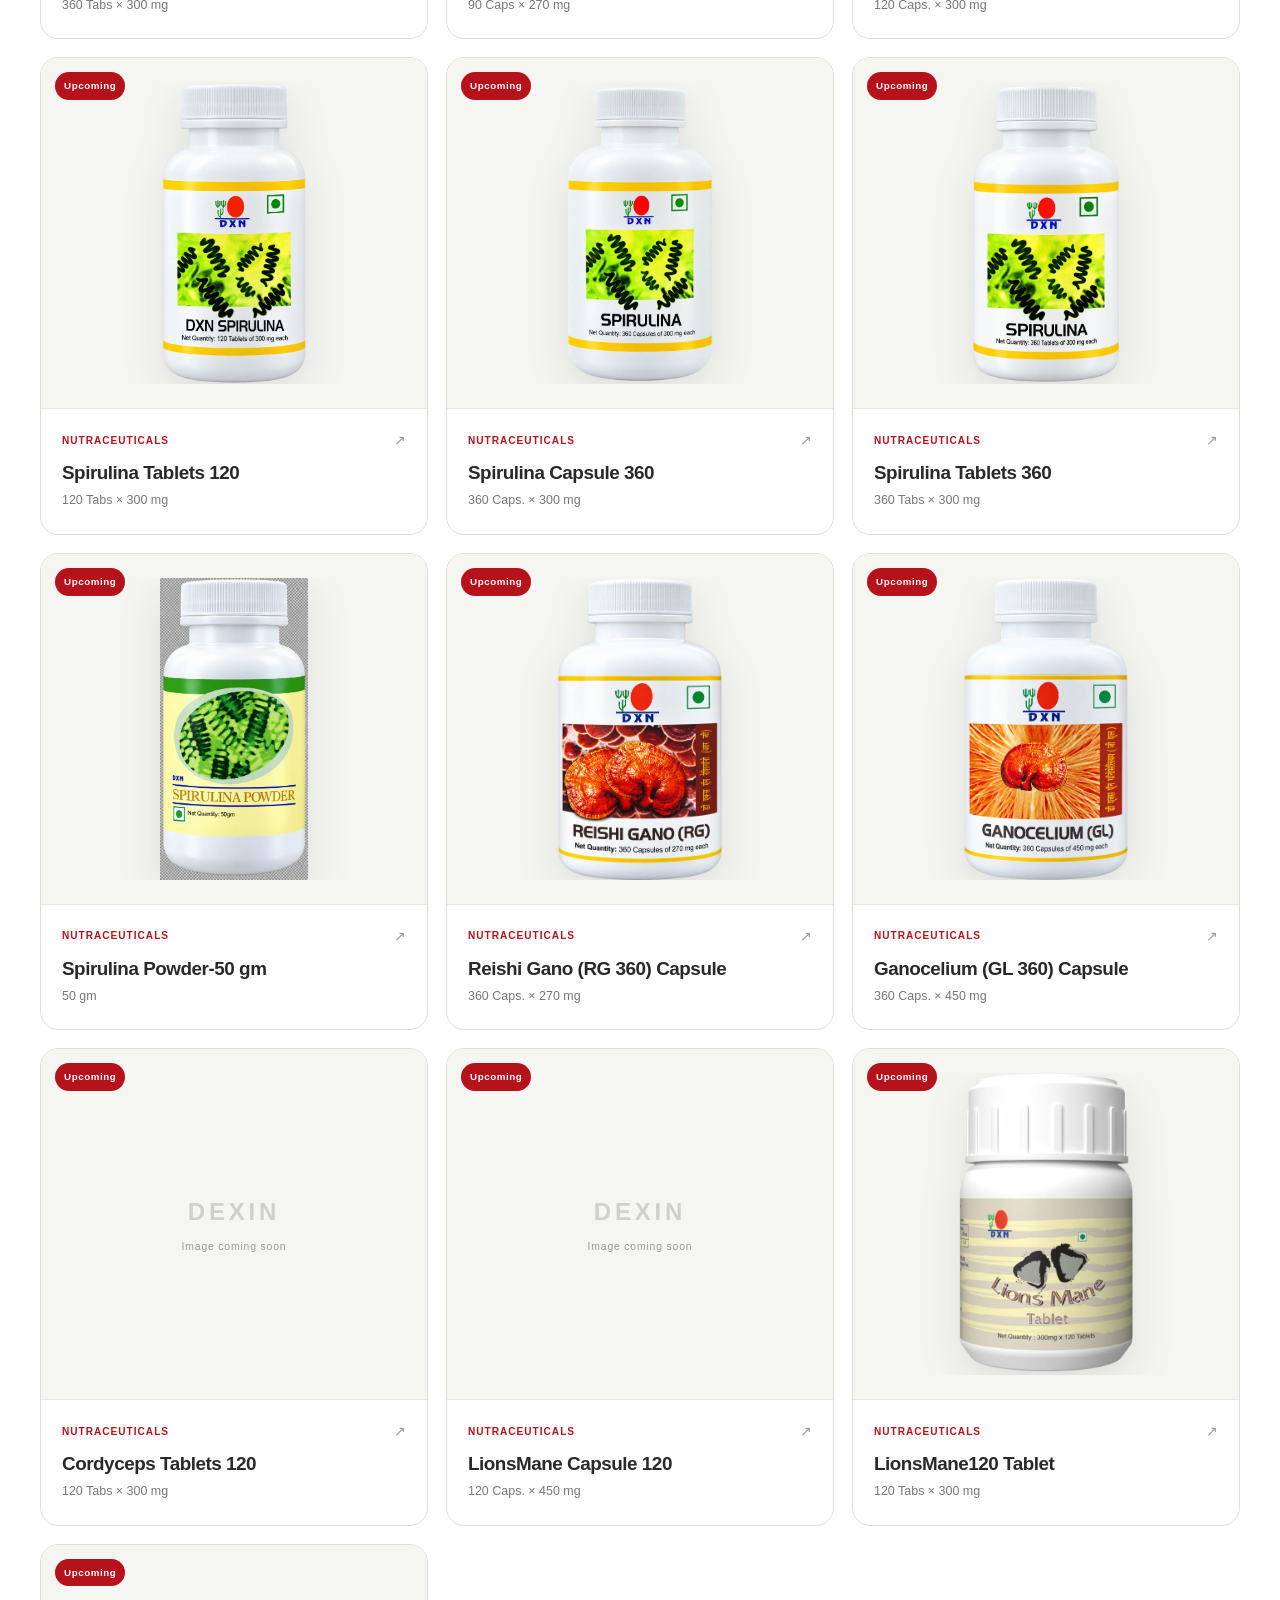
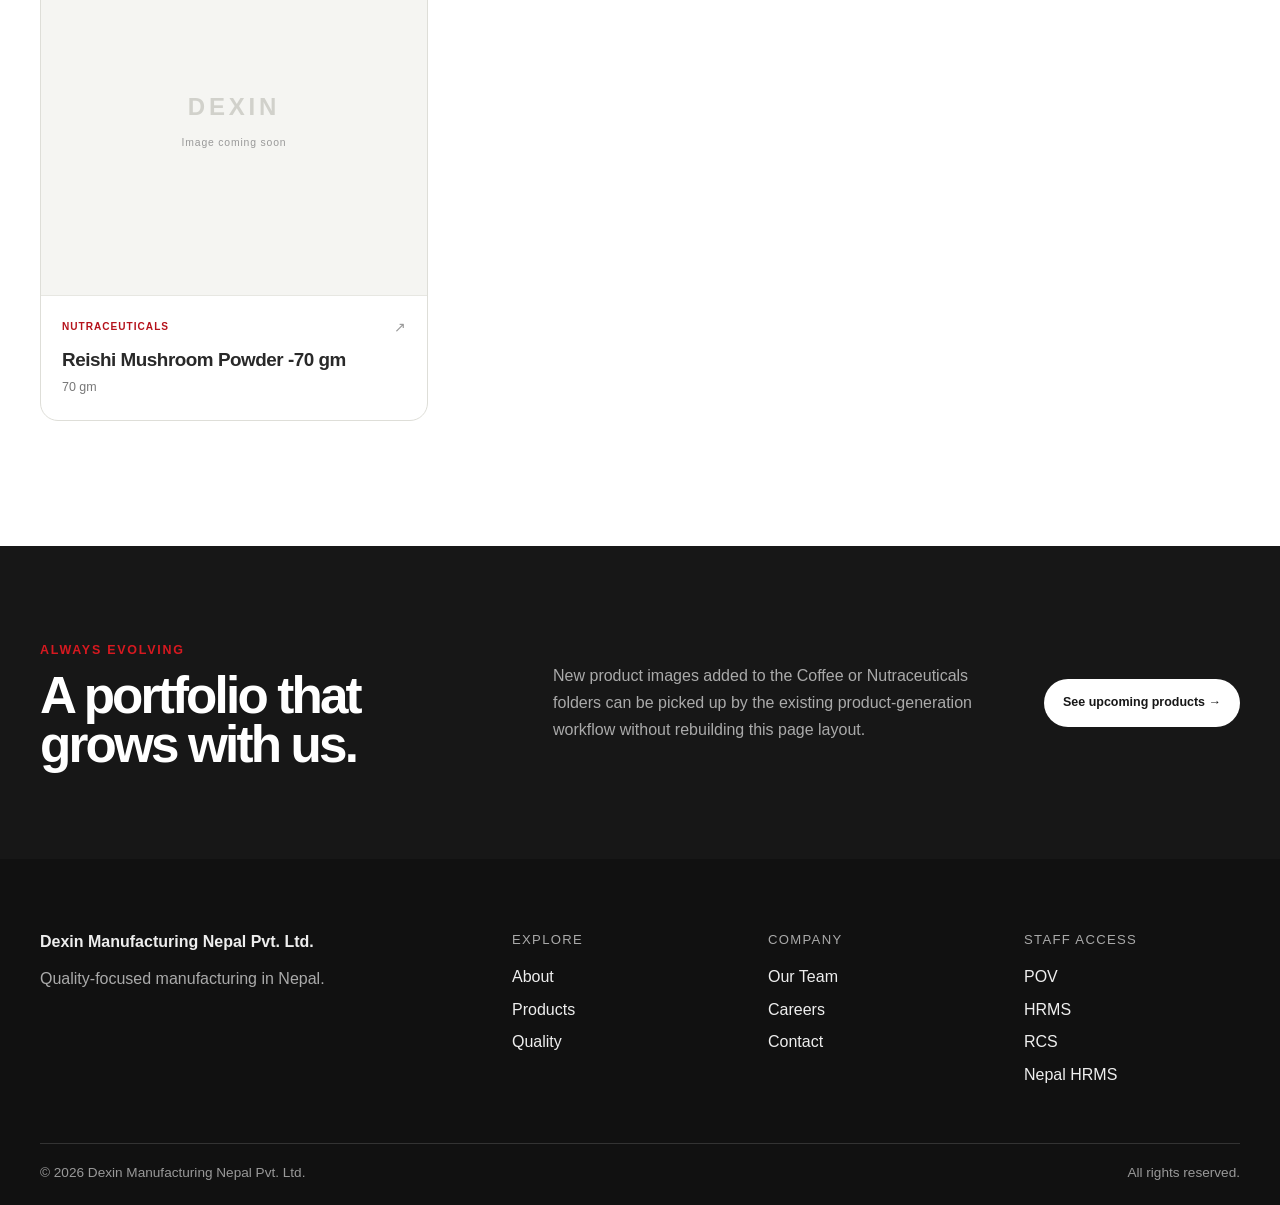
<file: products.html>
<!DOCTYPE html>
<html lang="en">
<head>
<meta charset="UTF-8">
<meta name="viewport" content="width=device-width, initial-scale=1.0">
<meta name="description" content="Explore the product portfolio of Dexin Manufacturing Nepal Pvt. Ltd. — coffee, nutraceutical and upcoming products.">
<title>Products | Dexin Manufacturing Nepal Pvt. Ltd.</title>
<link rel="icon" type="image/png" href="images/logo/dxn-logo.png">
<link rel="stylesheet" href="css/style.css?v=quick-view-fallback-fix-2">
<link rel="stylesheet" href="css/responsive.css">
<link rel="stylesheet" href="css/pages/products.css">
</head>
<body>
<header class="site-header"><div class="container header-inner">
<a class="brand" href="index.html"><img src="images/logo/dxn-logo.png" alt="Dexin Manufacturing Nepal logo"></a>
<button class="nav-toggle" type="button" aria-expanded="false" aria-controls="site-nav"><span></span><span></span><span></span><span class="sr-only">Open navigation</span></button>
<nav class="site-nav" id="site-nav" aria-label="Main navigation">
<a href="index.html">Home</a><a href="about.html">About</a>
<div class="nav-dropdown"><button class="nav-dropdown-toggle" type="button">Products <span>⌄</span></button><div class="nav-dropdown-menu"><a href="products.html">All Products</a><div class="nav-dropdown-submenu"><button class="nav-submenu-toggle" type="button">Top Product <span>›</span></button><div class="nav-dropdown-submenu-menu"><a href="top-products.html?category=DXN%20Coffee">DXN Coffee</a><a href="top-products.html?category=DXN%20RG%20%26%20GL">DXN RG &amp; GL</a><a href="top-products.html?category=DXN%20Spirulina">DXN Spirulina</a><a href="top-products.html?category=DXN%20Cocozhi">DXN Cocozhi</a></div></div><a href="upcoming-products.html">Upcoming Product</a></div></div>
<a href="gallery.html">Gallery</a><a href="quality.html">Quality</a>
<div class="nav-dropdown"><button class="nav-dropdown-toggle" type="button">Company <span>⌄</span></button><div class="nav-dropdown-menu company-menu"><a href="our-team.html">Our Team</a><a href="careers.html">Careers</a><div class="nav-dropdown-submenu"><button class="nav-submenu-toggle" type="button">Staff Portal <span>›</span></button><div class="nav-dropdown-submenu-menu"><a href="https://pov.dxn2u.com" target="_blank" rel="noopener noreferrer">POV</a><a href="https://hrms.dxn2u.com" target="_blank" rel="noopener noreferrer">HRMS</a><a href="https://rcs.dxn2u.com" target="_blank" rel="noopener noreferrer">RCS</a><a href="https://dexin.nimbleerp.com" target="_blank" rel="noopener noreferrer">Nepal HRMS</a></div></div></div></div>
<a href="contact.html">Contact</a>
</nav></div></header>

<main>
<section class="products-editorial-hero">
  <div class="products-hero-noise" aria-hidden="true"></div>
  <div class="container products-hero-content">
    <div class="products-hero-copy reveal">
      <p class="eyebrow">DEXIN PRODUCT PORTFOLIO</p>
      <h1>Made with care.<br><em>Built for people.</em></h1>
      <p>Explore the coffee and nutraceutical products developed and prepared through Dexin Manufacturing Nepal.</p>
      <div class="products-hero-actions">
        <a class="button button-dark" href="#all-products">Explore products <span>↓</span></a>
        <a class="text-link" href="quality.html">Our quality approach →</a>
      </div>
    </div>
    <div class="hero-product-stage hero-product-showcase" id="hero-product-showcase" aria-label="Rotating Dexin product showcase">
      <div class="hero-product-ring" id="hero-product-ring" aria-hidden="true"></div>
      <div class="hero-product-main"><img id="hero-product-main-image" src="images/products/coffee/Cocozhi.jpg" alt="Dexin product" fetchpriority="high"></div>
      <div class="hero-product-fixed-caption"><small>Now showcasing</small><h2 id="hero-product-name">Cocozhi</h2><span id="hero-product-type">Coffee</span></div>
      <span class="hero-product-counter" id="hero-product-counter" aria-hidden="true">01 / 01</span>
    </div>
  </div>
</section>

<section class="product-index section" id="all-products">
  <div class="container">
    <div class="product-index-head reveal">
      <div><span class="section-label">The portfolio</span><h2>All products</h2></div>
      <p>Current and upcoming products, presented from one unified product catalogue. Product imagery is loaded automatically from the product folders.</p>
    </div>
    <div class="product-filter-bar" role="tablist" aria-label="Filter products">
      <button class="product-filter is-active" type="button" data-filter="all">All</button>
      <button class="product-filter" type="button" data-filter="current">Current</button>
      <button class="product-filter" type="button" data-filter="upcoming">Upcoming</button>
      <button class="product-filter" type="button" data-filter="Coffee">Coffee</button>
      <button class="product-filter" type="button" data-filter="Nutraceuticals">Nutraceuticals</button>
    </div>
    <div class="product-grid product-grid-all" id="all-products-grid"><div class="product-loading">Loading products…</div></div>
  </div>
</section>

<section class="products-category-band">
  <div class="container products-category-inner">
    <div><span class="section-label">Always evolving</span><h2>A portfolio that grows with us.</h2></div>
    <p>New product images added to the Coffee or Nutraceuticals folders can be picked up by the existing product-generation workflow without rebuilding this page layout.</p>
    <a class="button button-light" href="upcoming-products.html">See upcoming products →</a>
  </div>
</section>
</main>

<footer class="site-footer"><div class="container footer-grid">
<div><strong>Dexin Manufacturing Nepal Pvt. Ltd.</strong><p>Quality-focused manufacturing in Nepal.</p></div>
<div><span>Explore</span><a href="about.html">About</a><a href="products.html">Products</a><a href="quality.html">Quality</a></div>
<div><span>Company</span><a href="our-team.html">Our Team</a><a href="careers.html">Careers</a><a href="contact.html">Contact</a></div>
<div><span>Staff Access</span><a href="https://pov.dxn2u.com" target="_blank" rel="noopener noreferrer">POV</a><a href="https://hrms.dxn2u.com" target="_blank" rel="noopener noreferrer">HRMS</a><a href="https://rcs.dxn2u.com" target="_blank" rel="noopener noreferrer">RCS</a><a href="https://dexin.nimbleerp.com" target="_blank" rel="noopener noreferrer">Nepal HRMS</a></div>
</div><div class="container footer-bottom"><span>© <span id="current-year"></span> Dexin Manufacturing Nepal Pvt. Ltd.</span><span>All rights reserved.</span></div></footer>

<script src="js/main.js"></script><script src="js/navigation.js"></script><script src="js/products.js?v=quick-view-fallback-fix-2"></script><script src="js/products-hero.js"></script>
<script src="js/optimized-images.js"></script>
</body></html>
</file>
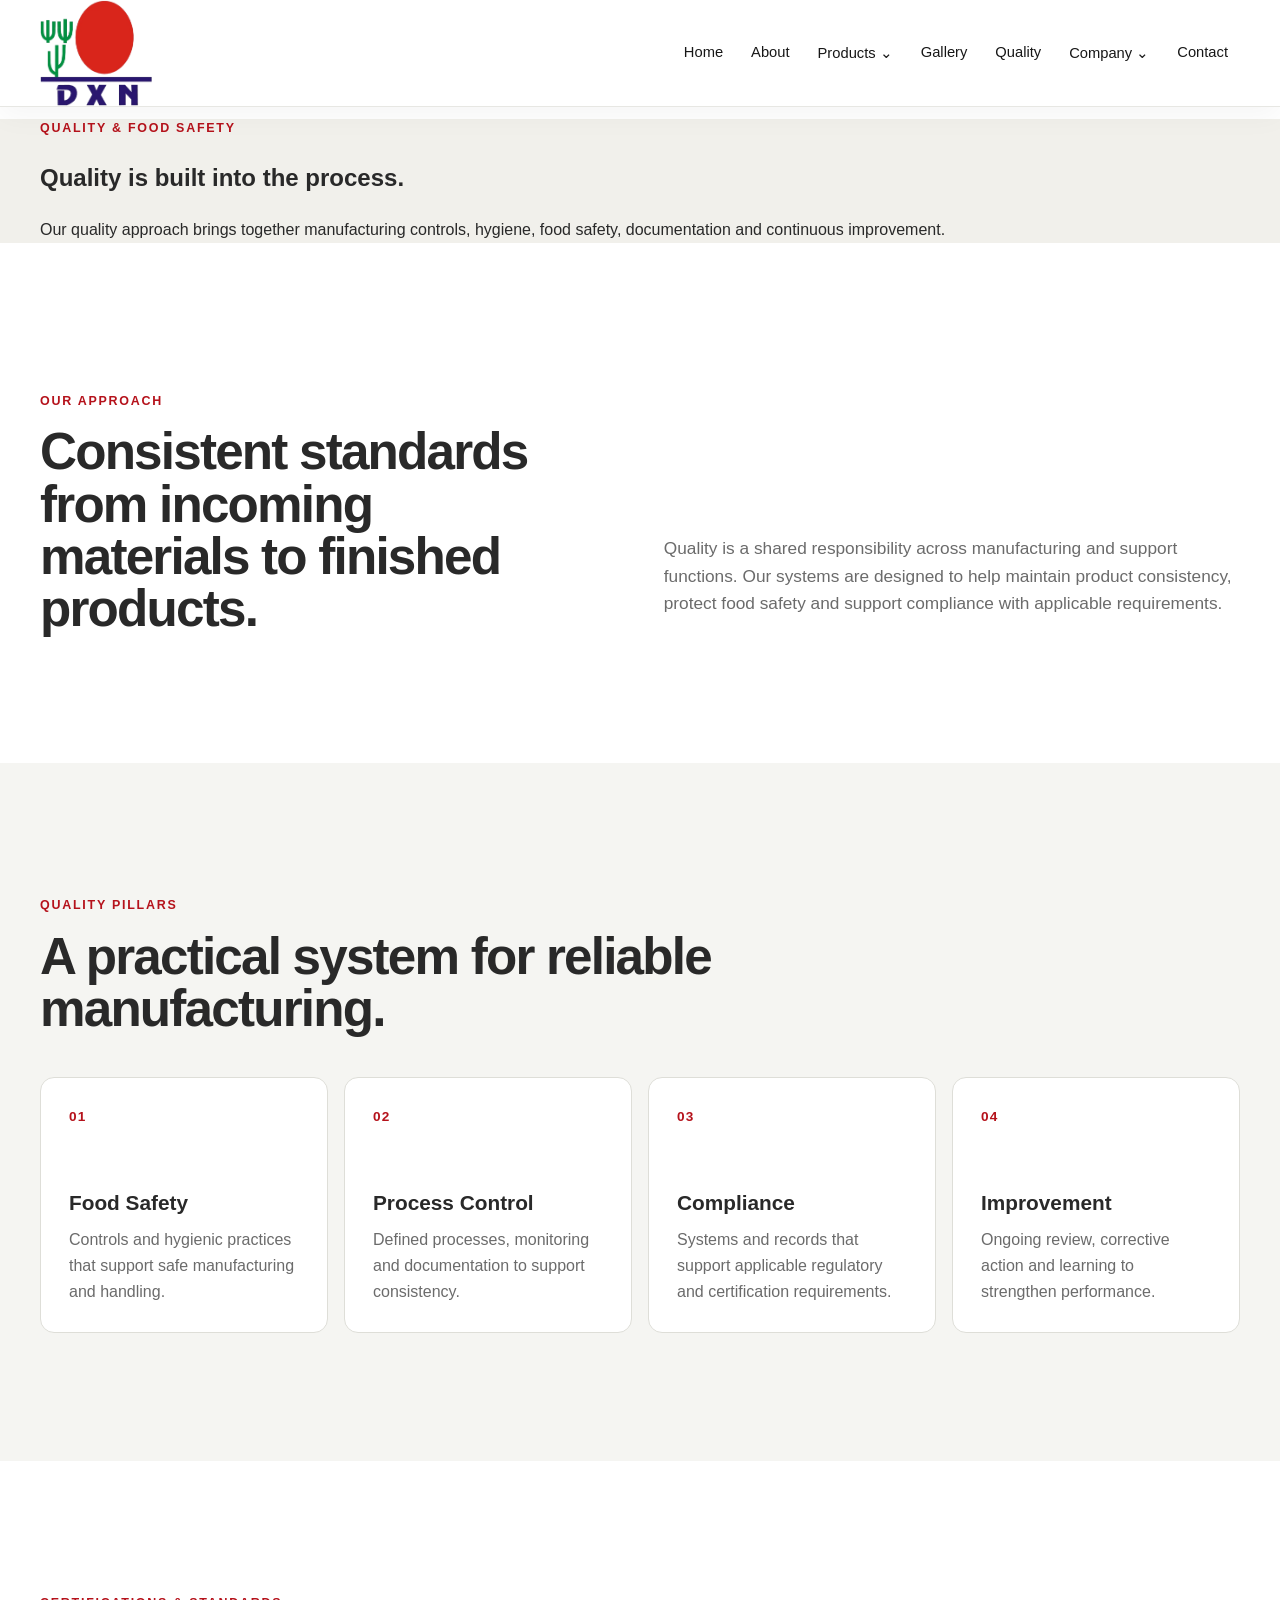
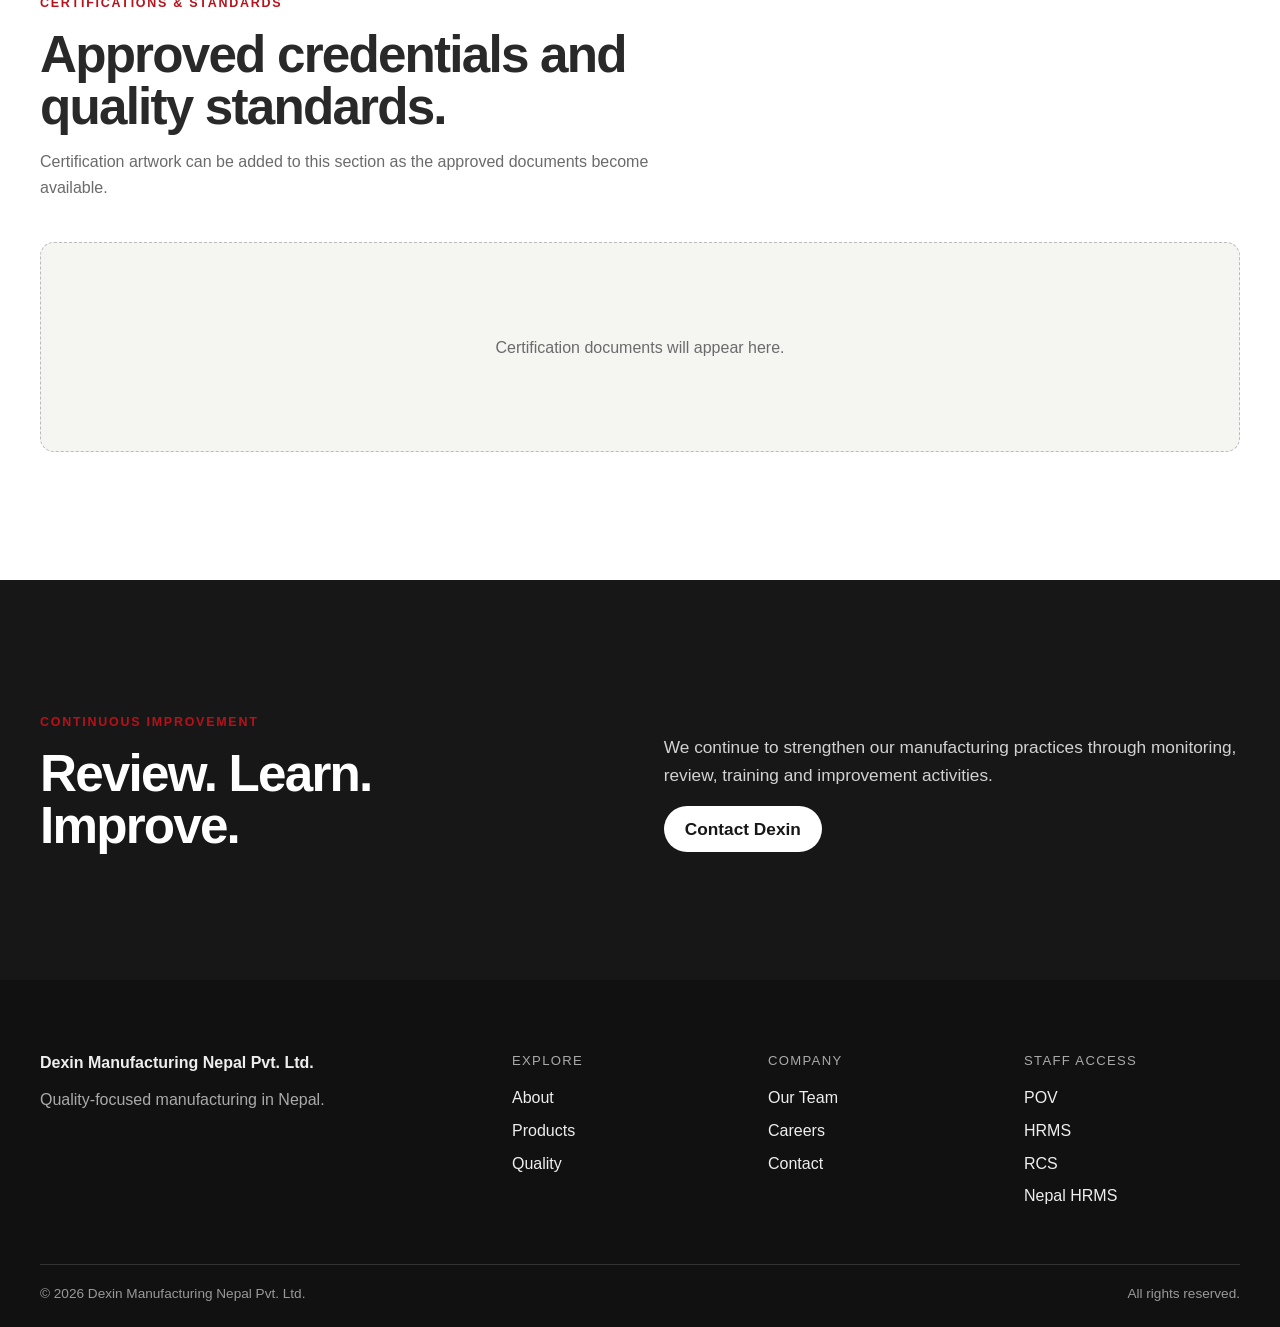
<file: quality.html>
<!DOCTYPE html>
<html lang="en">
<head><meta charset="UTF-8"><meta name="viewport" content="width=device-width, initial-scale=1.0"><meta name="description" content="Quality, food safety and certification at Dexin Manufacturing Nepal Pvt. Ltd."><title>Quality | Dexin Manufacturing Nepal Pvt. Ltd.</title><link rel="icon" type="image/png" href="images/logo/dxn-logo.png"><link rel="stylesheet" href="css/style.css?v=quick-view-fallback-fix-2"><link rel="stylesheet" href="css/responsive.css"><link rel="stylesheet" href="css/pages/quality.css"></head>
<body>
<header class="site-header"><div class="container header-inner"><a class="brand" href="index.html"><img src="images/logo/dxn-logo.png" alt="Dexin Manufacturing Nepal logo"></a><button class="nav-toggle" type="button" aria-expanded="false" aria-controls="site-nav"><span></span><span></span><span></span><span class="sr-only">Open navigation</span></button><nav class="site-nav" id="site-nav" aria-label="Main navigation">
<a href="index.html">Home</a><a href="about.html">About</a>
<div class="nav-dropdown"><button class="nav-dropdown-toggle" type="button">Products <span>⌄</span></button><div class="nav-dropdown-menu"><a href="products.html">All Products</a><div class="nav-dropdown-submenu"><button class="nav-submenu-toggle" type="button">Top Product <span>›</span></button><div class="nav-dropdown-submenu-menu"><a href="top-products.html?category=DXN%20Coffee">DXN Coffee</a><a href="top-products.html?category=DXN%20RG%20%26%20GL">DXN RG &amp; GL</a><a href="top-products.html?category=DXN%20Spirulina">DXN Spirulina</a><a href="top-products.html?category=DXN%20Cocozhi">DXN Cocozhi</a></div></div><a href="upcoming-products.html">Upcoming Product</a></div></div>
<a href="gallery.html">Gallery</a><a href="quality.html" aria-current="page">Quality</a>
<div class="nav-dropdown"><button class="nav-dropdown-toggle" type="button">Company <span>⌄</span></button><div class="nav-dropdown-menu company-menu"><a href="our-team.html">Our Team</a><a href="careers.html">Careers</a><div class="nav-dropdown-submenu"><button class="nav-submenu-toggle" type="button">Staff Portal <span>›</span></button><div class="nav-dropdown-submenu-menu"><a href="https://pov.dxn2u.com" target="_blank" rel="noopener noreferrer">POV</a><a href="https://hrms.dxn2u.com" target="_blank" rel="noopener noreferrer">HRMS</a><a href="https://rcs.dxn2u.com" target="_blank" rel="noopener noreferrer">RCS</a><a href="https://dexin.nimbleerp.com" target="_blank" rel="noopener noreferrer">Nepal HRMS</a></div></div></div></div>
<a href="contact.html">Contact</a>
</nav></div></header>
<main>
<section class="page-hero quality-hero"><div class="container"><p class="eyebrow">QUALITY &amp; FOOD SAFETY</p><h1>Quality is built into the process.</h1><p>Our quality approach brings together manufacturing controls, hygiene, food safety, documentation and continuous improvement.</p></div></section>
<section class="section"><div class="container quality-intro"><div class="section-heading"><span class="section-label">Our Approach</span><h2>Consistent standards from incoming materials to finished products.</h2></div><div class="section-copy"><p>Quality is a shared responsibility across manufacturing and support functions. Our systems are designed to help maintain product consistency, protect food safety and support compliance with applicable requirements.</p></div></div></section>
<section class="section section-muted"><div class="container"><div class="section-heading"><span class="section-label">Quality Pillars</span><h2>A practical system for reliable manufacturing.</h2></div><div class="quality-grid"><article class="quality-card"><span>01</span><h3>Food Safety</h3><p>Controls and hygienic practices that support safe manufacturing and handling.</p></article><article class="quality-card"><span>02</span><h3>Process Control</h3><p>Defined processes, monitoring and documentation to support consistency.</p></article><article class="quality-card"><span>03</span><h3>Compliance</h3><p>Systems and records that support applicable regulatory and certification requirements.</p></article><article class="quality-card"><span>04</span><h3>Improvement</h3><p>Ongoing review, corrective action and learning to strengthen performance.</p></article></div></div></section>
<section class="section"><div class="container"><div class="section-heading"><span class="section-label">Certifications &amp; Standards</span><h2>Approved credentials and quality standards.</h2><p>Certification artwork can be added to this section as the approved documents become available.</p></div><div id="certifications-grid" class="certifications-grid" data-image-grid="certifications" aria-live="polite"><article class="cert-placeholder">Certification documents will appear here.</article></div></div></section>
<section class="section section-dark"><div class="container split-layout"><div class="section-heading"><span class="section-label">Continuous Improvement</span><h2>Review. Learn. Improve.</h2></div><div class="section-copy"><p>We continue to strengthen our manufacturing practices through monitoring, review, training and improvement activities.</p><a class="button button-light" href="contact.html">Contact Dexin</a></div></div></section>
</main>
<footer class="site-footer"><div class="container footer-grid"><div><strong>Dexin Manufacturing Nepal Pvt. Ltd.</strong><p>Quality-focused manufacturing in Nepal.</p></div><div><span>Explore</span><a href="about.html">About</a><a href="products.html">Products</a><a href="quality.html">Quality</a></div><div><span>Company</span><a href="our-team.html">Our Team</a><a href="careers.html">Careers</a><a href="contact.html">Contact</a></div><div><span>Staff Access</span><a href="https://pov.dxn2u.com" target="_blank" rel="noopener noreferrer">POV</a><a href="https://hrms.dxn2u.com" target="_blank" rel="noopener noreferrer">HRMS</a><a href="https://rcs.dxn2u.com" target="_blank" rel="noopener noreferrer">RCS</a><a href="https://dexin.nimbleerp.com" target="_blank" rel="noopener noreferrer">Nepal HRMS</a></div></div><div class="container footer-bottom"><span>© <span id="current-year"></span> Dexin Manufacturing Nepal Pvt. Ltd.</span><span>All rights reserved.</span></div></footer>
<script src="js/main.js"></script><script src="js/navigation.js"></script><script src="js/automatic-images.js?v=hero-contrast-15s?v=hero-contrast-12s"></script><script src="js/optimized-images.js"></script>
</body></html>
</file>
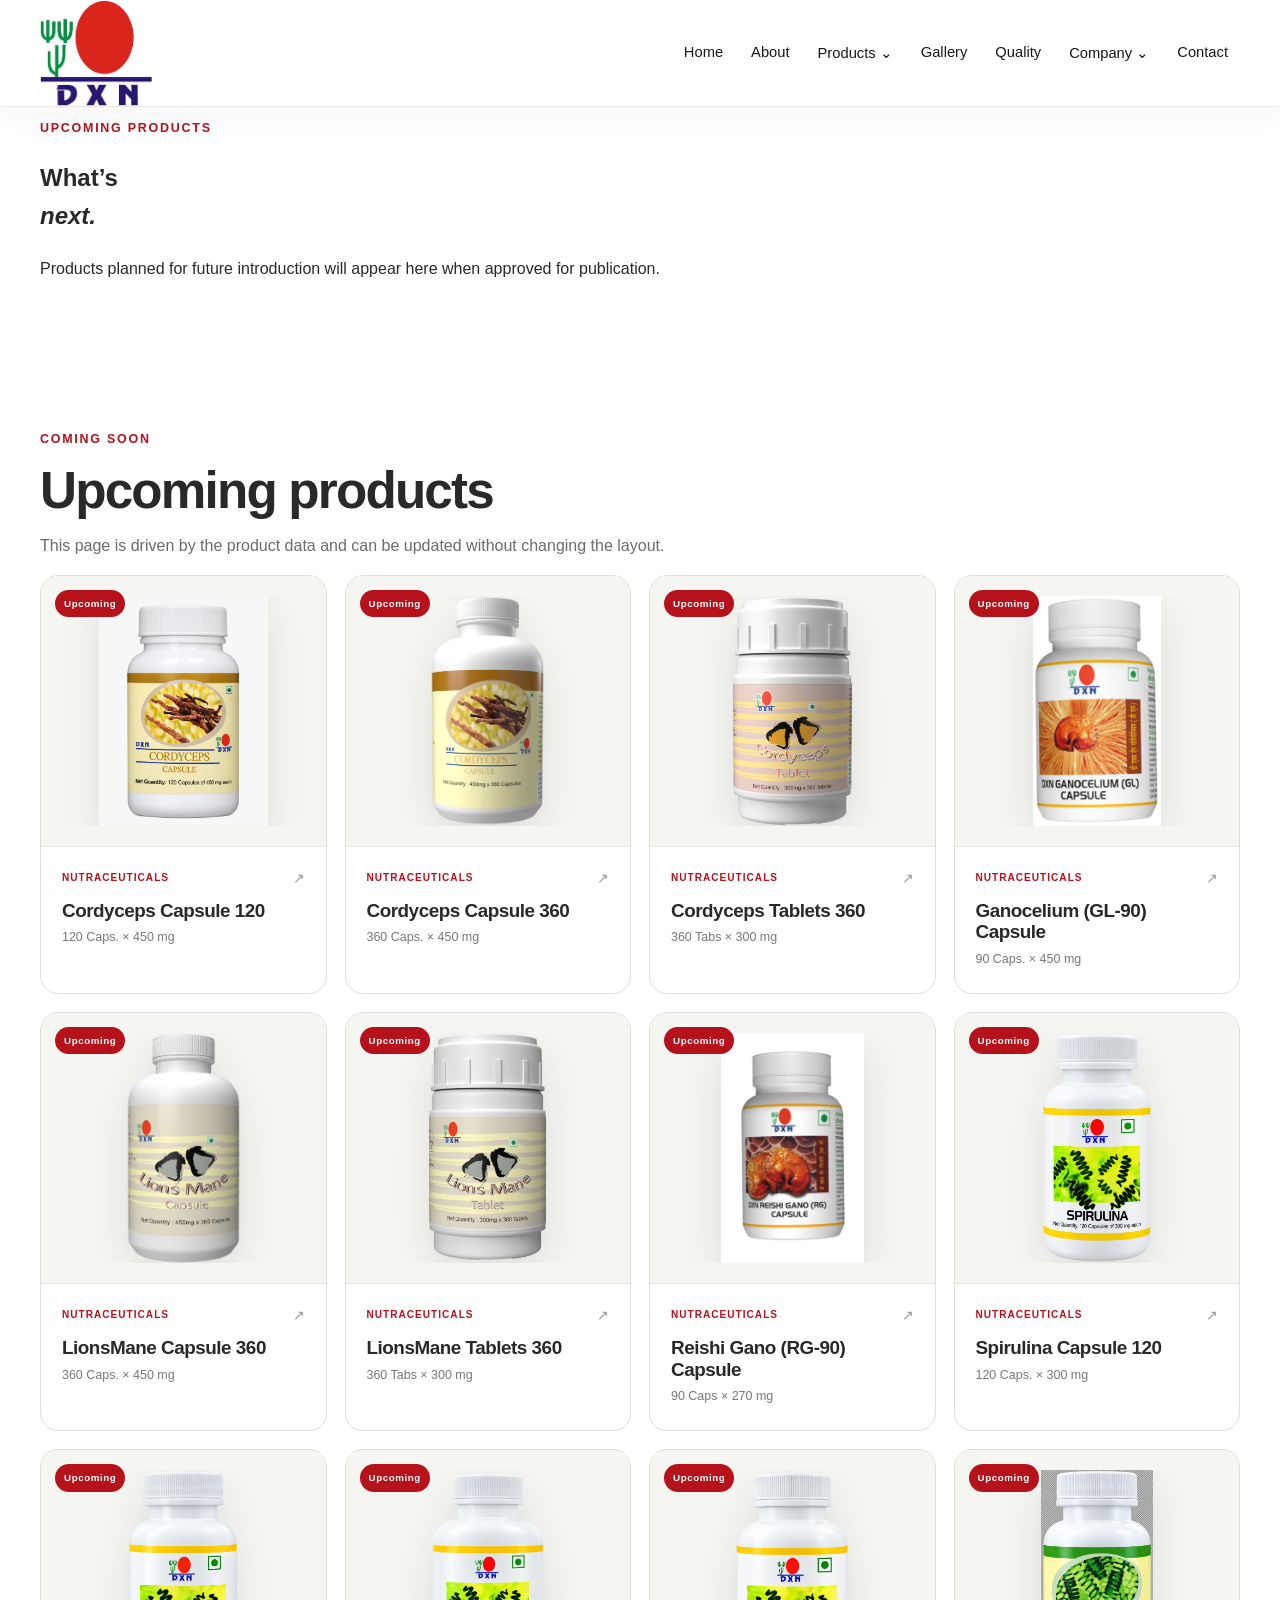
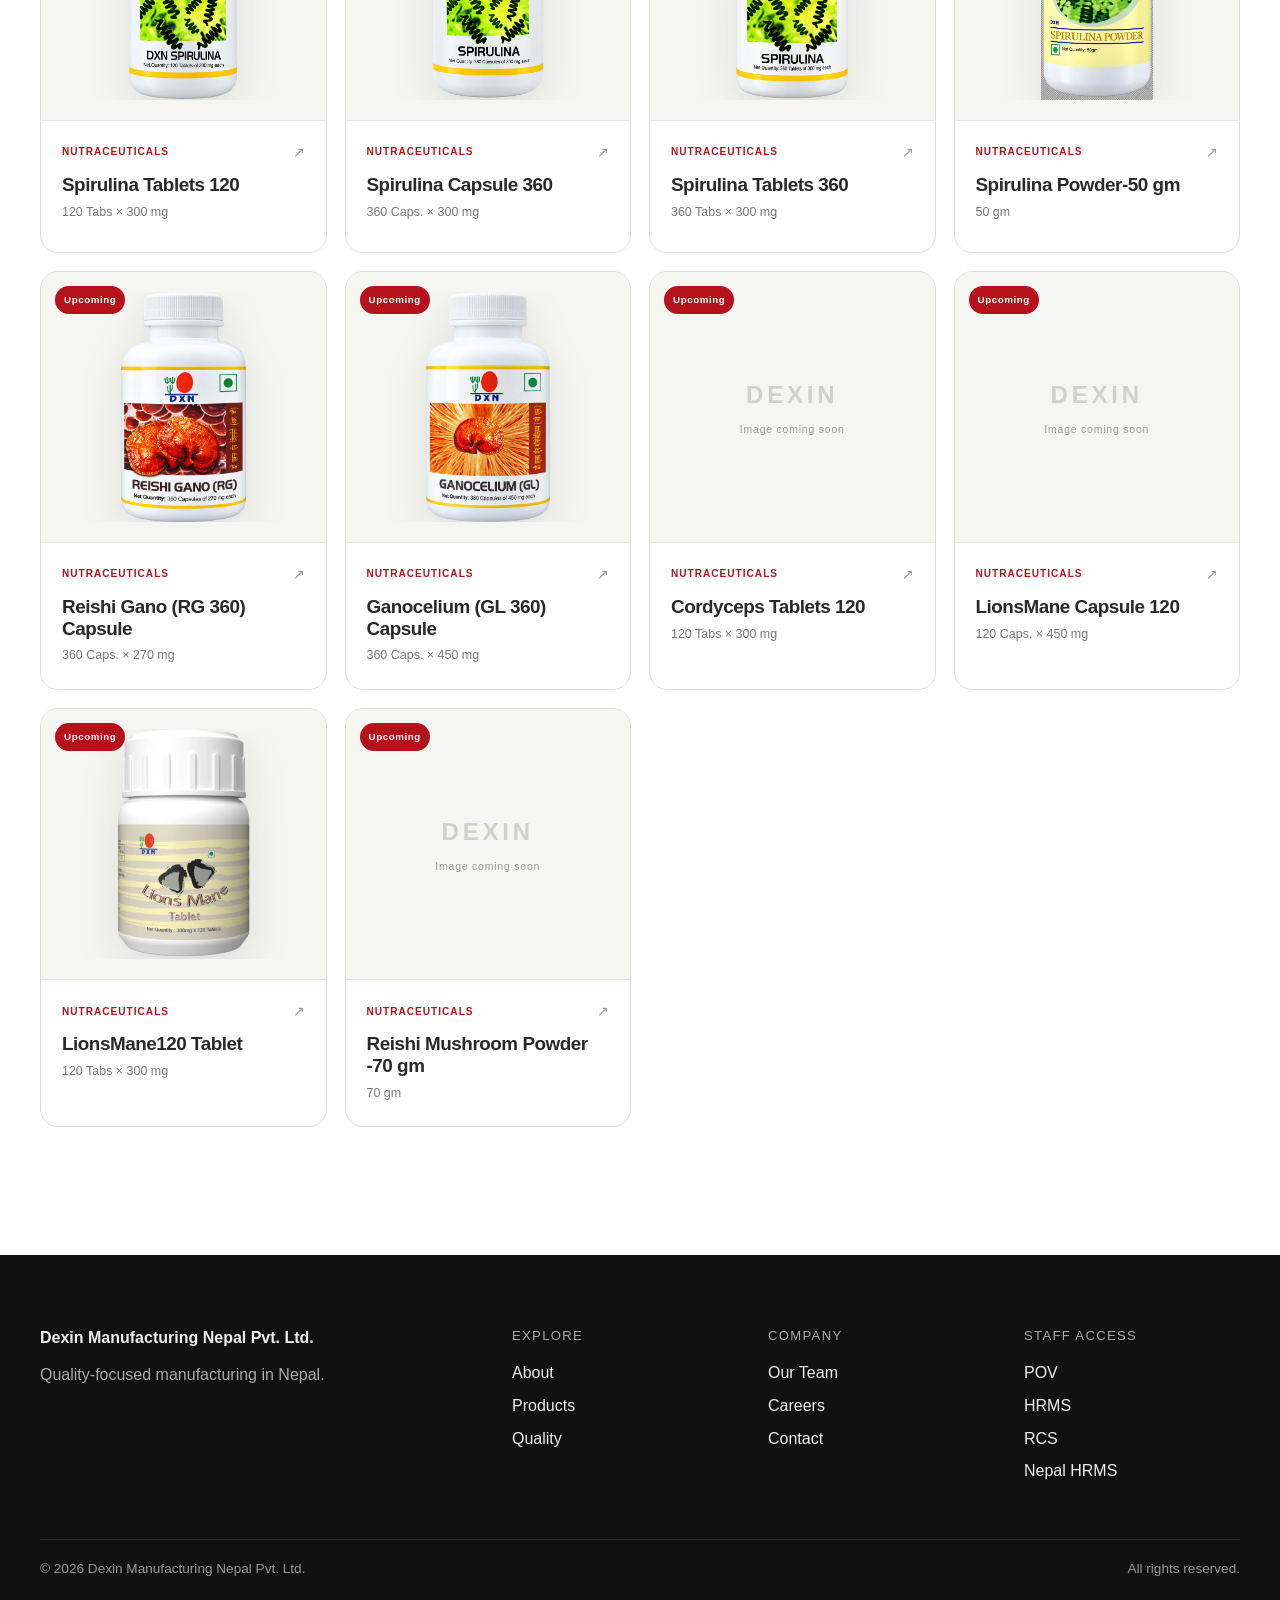
<file: upcoming-products.html>
<!DOCTYPE html>
<html lang="en">
<head>
<meta charset="UTF-8">
<meta name="viewport" content="width=device-width, initial-scale=1.0">
<meta name="description" content="Upcoming products from Dexin Manufacturing Nepal Pvt. Ltd.">
<title>Upcoming Products | Dexin Manufacturing Nepal Pvt. Ltd.</title>
<link rel="icon" type="image/png" href="images/logo/dxn-logo.png">
<link rel="stylesheet" href="css/style.css?v=quick-view-fallback-fix-2">
<link rel="stylesheet" href="css/responsive.css">
<link rel="stylesheet" href="css/pages/products.css">
</head>
<body>
<header class="site-header"><div class="container header-inner">
<a class="brand" href="index.html"><img src="images/logo/dxn-logo.png" alt="Dexin Manufacturing Nepal logo"></a>
<button class="nav-toggle" type="button" aria-expanded="false" aria-controls="site-nav"><span></span><span></span><span></span><span class="sr-only">Open navigation</span></button>
<nav class="site-nav" id="site-nav" aria-label="Main navigation">
<a href="index.html">Home</a><a href="about.html">About</a>
<div class="nav-dropdown"><button class="nav-dropdown-toggle" type="button">Products <span>⌄</span></button><div class="nav-dropdown-menu"><a href="products.html">All Products</a><div class="nav-dropdown-submenu"><button class="nav-submenu-toggle" type="button">Top Product <span>›</span></button><div class="nav-dropdown-submenu-menu"><a href="top-products.html?category=DXN%20Coffee">DXN Coffee</a><a href="top-products.html?category=DXN%20RG%20%26%20GL">DXN RG &amp; GL</a><a href="top-products.html?category=DXN%20Spirulina">DXN Spirulina</a><a href="top-products.html?category=DXN%20Cocozhi">DXN Cocozhi</a></div></div><a href="upcoming-products.html">Upcoming Product</a></div></div>
<a href="gallery.html">Gallery</a><a href="quality.html">Quality</a>
<div class="nav-dropdown"><button class="nav-dropdown-toggle" type="button">Company <span>⌄</span></button><div class="nav-dropdown-menu company-menu"><a href="our-team.html">Our Team</a><a href="careers.html">Careers</a><div class="nav-dropdown-submenu"><button class="nav-submenu-toggle" type="button">Staff Portal <span>›</span></button><div class="nav-dropdown-submenu-menu"><a href="https://pov.dxn2u.com" target="_blank" rel="noopener noreferrer">POV</a><a href="https://hrms.dxn2u.com" target="_blank" rel="noopener noreferrer">HRMS</a><a href="https://rcs.dxn2u.com" target="_blank" rel="noopener noreferrer">RCS</a><a href="https://dexin.nimbleerp.com" target="_blank" rel="noopener noreferrer">Nepal HRMS</a></div></div></div></div>
<a href="contact.html">Contact</a>
</nav></div></header>
<main>
<section class="products-hero products-hero-compact"><div class="container products-hero-inner"><div class="products-intro reveal"><p class="eyebrow">UPCOMING PRODUCTS</p><h1>What’s<br><em>next.</em></h1><p>Products planned for future introduction will appear here when approved for publication.</p></div></div></section>
<section class="section product-list-section"><div class="container"><div class="section-heading reveal"><span class="section-label">Coming soon</span><h2>Upcoming products</h2><p>This page is driven by the product data and can be updated without changing the layout.</p></div><div class="product-grid" id="upcoming-products"><div class="product-loading">Loading products…</div></div></div></section>
</main>
<footer class="site-footer"><div class="container footer-grid"><div><strong>Dexin Manufacturing Nepal Pvt. Ltd.</strong><p>Quality-focused manufacturing in Nepal.</p></div><div><span>Explore</span><a href="about.html">About</a><a href="products.html">Products</a><a href="quality.html">Quality</a></div><div><span>Company</span><a href="our-team.html">Our Team</a><a href="careers.html">Careers</a><a href="contact.html">Contact</a></div><div><span>Staff Access</span><a href="https://pov.dxn2u.com" target="_blank" rel="noopener noreferrer">POV</a><a href="https://hrms.dxn2u.com" target="_blank" rel="noopener noreferrer">HRMS</a><a href="https://rcs.dxn2u.com" target="_blank" rel="noopener noreferrer">RCS</a><a href="https://dexin.nimbleerp.com" target="_blank" rel="noopener noreferrer">Nepal HRMS</a></div></div><div class="container footer-bottom"><span>© <span id="current-year"></span> Dexin Manufacturing Nepal Pvt. Ltd.</span><span>All rights reserved.</span></div></footer>
<script src="js/main.js"></script><script src="js/navigation.js"></script><script src="js/products.js?v=quick-view-fallback-fix-2"></script>
<script src="js/optimized-images.js"></script>
</body></html>
</file>
<file: css/style.css>
:root{--primary:#b5121b;--primary-dark:#8f0e15;--dark:#171717;--text:#292929;--muted:#6b6b6b;--surface:#fff;--surface-muted:#f5f5f2;--line:#deded8;--container:1200px;--radius:14px;--shadow:0 16px 45px rgba(0,0,0,.08)}*{box-sizing:border-box}html{scroll-behavior:smooth;overflow-x:clip}body{margin:0;overflow-x:clip;font-family:Arial,Helvetica,sans-serif;color:var(--text);background:var(--surface);line-height:1.6}img{display:block;max-width:100%}a{color:inherit;text-decoration:none}.container{width:min(calc(100% - 48px),var(--container));margin-inline:auto}.sr-only{position:absolute;width:1px;height:1px;padding:0;margin:-1px;overflow:hidden;clip:rect(0,0,0,0);white-space:nowrap;border:0}.site-header{position:sticky;top:0;z-index:100;background:rgba(255,255,255,.96);border-bottom:1px solid var(--line);backdrop-filter:blur(12px)}.header-inner{min-height:78px;display:flex;align-items:center;justify-content:space-between;gap:28px}.brand img{width:112px}.site-nav{display:flex;align-items:center;gap:4px}.site-nav>a,.nav-dropdown-toggle{padding:10px 12px;border:0;background:transparent;color:var(--dark);cursor:pointer;font-size:.92rem;border-radius:999px;transition:color .2s ease,background .2s ease,box-shadow .2s ease,transform .2s ease}.site-nav>a:hover,.site-nav>a:focus-visible,.nav-dropdown-toggle:hover,.nav-dropdown-toggle:focus-visible{color:#fff !important;background:var(--primary) !important;box-shadow:0 0 14px rgba(181,18,27,.65),0 0 30px rgba(181,18,27,.3),inset 0 0 10px rgba(255,255,255,.08);text-shadow:0 0 8px rgba(255,255,255,.45);text-decoration:none}
.site-nav>a:hover,.nav-dropdown-toggle:hover{transform:translateY(-1px)}.nav-dropdown{position:relative}.nav-dropdown-menu{position:absolute;top:calc(100% + 8px);right:0;min-width:190px;padding:8px;background:#fff;border:1px solid var(--line);border-radius:10px;box-shadow:var(--shadow);opacity:0;visibility:hidden;transform:translateY(-5px);transition:.2s ease}.nav-dropdown:hover .nav-dropdown-menu,.nav-dropdown.open .nav-dropdown-menu{opacity:1;visibility:visible;transform:translateY(0)}.nav-dropdown-menu a{display:block;padding:10px 12px;border-radius:7px}.nav-dropdown-menu a:hover{background:var(--surface-muted);color:var(--primary)}.company-menu{min-width:210px}.nav-menu-label{display:block;margin:7px 8px 3px;padding-top:9px;border-top:1px solid var(--line);color:var(--muted);font-size:.68rem;font-weight:700;letter-spacing:.12em;text-transform:uppercase}.nav-toggle{display:none}.hero{overflow:hidden;padding:clamp(56px,8vw,110px) 0;background:var(--surface-muted)}.hero-inner{display:grid;grid-template-columns:.9fr 1.1fr;align-items:center;gap:clamp(40px,7vw,100px)}.eyebrow,.section-label{color:var(--primary);font-size:.78rem;font-weight:700;letter-spacing:.14em;text-transform:uppercase}.hero h1{max-width:720px;margin:16px 0 22px;font-size:clamp(3rem,6vw,5.7rem);line-height:.98;letter-spacing:-.045em}.hero-lead{max-width:600px;font-size:clamp(1.05rem,1.8vw,1.25rem);color:var(--muted)}.hero-actions{display:flex;flex-wrap:wrap;gap:12px;margin-top:30px}.hero-media,.hero-media img{min-height:520px}.hero-media img{width:100%;height:100%;object-fit:cover;border-radius:var(--radius);box-shadow:var(--shadow)}.section{padding:clamp(72px,10vw,140px) 0}.section-muted{background:var(--surface-muted)}.section-dark{color:#fff;background:var(--dark)}.split-layout{display:grid;grid-template-columns:minmax(0,.95fr) minmax(0,1.05fr);gap:clamp(40px,8vw,120px)}.section-heading h2{margin:14px 0 0;max-width:720px;font-size:clamp(2.2rem,4vw,4.4rem);line-height:1.02;letter-spacing:-.035em}.section-heading p{color:var(--muted);max-width:650px}.section-copy{max-width:620px;font-size:1.08rem;color:var(--muted);align-self:end}.section-dark .section-copy{color:#d2d2d2}.text-link{display:inline-flex;gap:10px;align-items:center;margin-top:18px;color:var(--primary);font-weight:700}.text-link span{transition:transform .2s}.text-link:hover span{transform:translateX(5px)}.button{display:inline-flex;align-items:center;justify-content:center;min-height:46px;padding:0 20px;border-radius:999px;font-weight:700;border:1px solid transparent;transition:transform .2s,background .2s}.button:hover{transform:translateY(-2px)}.button-primary{background:var(--primary);color:#fff}.button-primary:hover{background:var(--primary-dark)}.button-ghost{border-color:var(--line);background:#fff}.button-light{background:#fff;color:var(--dark)}.product-preview-grid{display:grid;grid-template-columns:repeat(3,1fr);gap:18px;margin-top:42px}.content-card{min-height:260px;overflow:hidden;border:1px solid var(--line);border-radius:var(--radius);background:#fff}.card-placeholder{min-height:260px;display:grid;place-items:center;padding:20px;color:var(--muted)}.section-footer{margin-top:28px}.site-footer{padding:70px 0 22px;background:#111;color:#eee}.footer-grid{display:grid;grid-template-columns:2fr 1fr 1fr 1fr;gap:40px}.footer-grid>div{display:flex;flex-direction:column;gap:7px}.footer-grid p{margin:4px 0;color:#aaa}.footer-grid span{margin-bottom:7px;color:#aaa;font-size:.82rem;text-transform:uppercase;letter-spacing:.1em}.footer-grid a:hover{color:#fff;text-decoration:underline}.footer-bottom{display:flex;justify-content:space-between;gap:20px;margin-top:55px;padding-top:18px;border-top:1px solid #333;color:#999;font-size:.85rem}.reveal{opacity:0;transform:translateY(22px);transition:opacity .7s ease,transform .7s ease}.reveal.is-visible{opacity:1;transform:translateY(0)}.nav-dropdown-submenu{position:relative}.nav-submenu-toggle{width:100%;display:flex;align-items:center;justify-content:space-between;gap:18px;padding:10px 12px;border:0;background:transparent;color:var(--dark);cursor:pointer;font:inherit;text-align:left;border-radius:7px}.nav-submenu-toggle:hover{background:var(--surface-muted);color:var(--primary)}.nav-dropdown-submenu-menu{position:absolute;top:-8px;left:calc(100% + 8px);min-width:205px;padding:8px;background:#fff;border:1px solid var(--line);border-radius:10px;box-shadow:var(--shadow);opacity:0;visibility:hidden;transform:translateX(-5px);transition:.2s ease}.nav-dropdown-submenu:hover>.nav-dropdown-submenu-menu,.nav-dropdown-submenu.open>.nav-dropdown-submenu-menu{opacity:1;visibility:visible;transform:translateX(0)}.nav-dropdown-submenu-menu a{display:block;padding:10px 12px;border-radius:7px}.nav-dropdown-submenu-menu a:hover{background:var(--surface-muted);color:var(--primary)}.company-menu{min-width:210px}.company-menu .nav-dropdown-submenu-menu{min-width:180px}.nav-menu-label{display:block;margin:7px 8px 3px;padding-top:9px;border-top:1px solid var(--line);color:var(--muted);font-size:.68rem;font-weight:700;letter-spacing:.12em;text-transform:uppercase}.nav-dropdown-submenu{position:relative}.nav-submenu-toggle{width:100%;display:flex;align-items:center;justify-content:space-between;gap:18px;padding:10px 12px;border:0;background:transparent;color:var(--dark);cursor:pointer;font:inherit;text-align:left;border-radius:7px}.nav-submenu-toggle:hover{background:var(--surface-muted);color:var(--primary)}.nav-dropdown-submenu-menu{position:absolute;top:-8px;left:calc(100% + 8px);min-width:205px;padding:8px;background:#fff;border:1px solid var(--line);border-radius:10px;box-shadow:var(--shadow);opacity:0;visibility:hidden;transform:translateX(-5px);transition:.2s ease}.nav-dropdown-submenu:hover>.nav-dropdown-submenu-menu,.nav-dropdown-submenu.open>.nav-dropdown-submenu-menu{opacity:1;visibility:visible;transform:translateX(0)}.nav-dropdown-submenu-menu a{display:block;padding:10px 12px;border-radius:7px}.nav-dropdown-submenu-menu a:hover{background:var(--surface-muted);color:var(--primary)}.company-menu{min-width:210px}.company-menu .nav-dropdown-submenu-menu{min-width:180px}

/* Product Quick View modal */
body.product-quick-view-open{overflow:hidden}
.product-quick-view{position:fixed;inset:0;z-index:9999;display:grid;place-items:center;padding:clamp(16px,3vw,42px);box-sizing:border-box}
.product-quick-view[hidden]{display:none}
.product-quick-view-backdrop{position:absolute;inset:0;background:rgba(8,8,8,.54);backdrop-filter:blur(9px);-webkit-backdrop-filter:blur(9px);opacity:0;transition:opacity .22s ease}
.product-quick-view-dialog{position:relative;z-index:1;width:min(920px,100%);max-height:min(760px,calc(100vh - 40px));overflow:auto;display:grid;grid-template-columns:minmax(260px,.82fr) minmax(0,1.18fr);background:#fff;border:1px solid rgba(255,255,255,.75);border-radius:28px;box-shadow:0 35px 100px rgba(0,0,0,.28);transform:translateY(18px) scale(.97);opacity:0;transition:transform .22s ease,opacity .22s ease;outline:none}
.product-quick-view.is-open .product-quick-view-backdrop{opacity:1}
.product-quick-view.is-open .product-quick-view-dialog{transform:translateY(0) scale(1);opacity:1}
.product-quick-view-close{position:absolute;top:15px;right:15px;z-index:3;width:40px;height:40px;border:1px solid rgba(23,23,23,.1);border-radius:50%;background:rgba(255,255,255,.92);color:#171717;font:inherit;font-size:1.45rem;line-height:1;cursor:pointer;box-shadow:0 8px 20px rgba(23,23,23,.1);transition:transform .2s ease,background .2s ease}
.product-quick-view-close:hover{transform:rotate(4deg) scale(1.04);background:#f3f3ef}
.product-quick-view-media{min-height:470px;display:grid;place-items:center;background:#f5f5f2;padding:42px;overflow:hidden}
.product-quick-view-media img{display:block;width:100%;height:100%;max-width:100%;max-height:100%;object-fit:contain;filter:drop-shadow(0 22px 28px rgba(23,23,23,.13))}
.product-quick-view-image-empty{width:100%;height:100%;min-height:300px;display:flex;flex-direction:column;align-items:center;justify-content:center;gap:8px;color:#bdbdb5;text-align:center}
/* Keep the fallback hidden whenever a product image is available. */
.product-quick-view-image-empty[hidden]{display:none!important}
.product-quick-view-image-empty span{font-size:1.5rem;font-weight:900;letter-spacing:.16em}
.product-quick-view-image-empty small{font-size:.62rem;letter-spacing:.1em}
.product-quick-view-content{padding:clamp(34px,5vw,58px) clamp(28px,5vw,58px) 42px;display:flex;flex-direction:column;justify-content:center;min-width:0}
.product-quick-view-meta{display:flex;align-items:center;gap:9px;flex-wrap:wrap;margin-bottom:14px}
.product-quick-view-type,.product-quick-view-status{display:inline-flex;align-items:center;min-height:25px;padding:5px 9px;border-radius:999px;font-size:.58rem;font-weight:800;letter-spacing:.08em;text-transform:uppercase}
.product-quick-view-type{background:#f1f1ed;color:#777}
.product-quick-view-status-current{background:#171717;color:#fff}
.product-quick-view-status-upcoming{background:#b5121b;color:#fff}
.product-quick-view-content h2{margin:0 42px 16px 0;font-size:clamp(2rem,4vw,3.65rem);line-height:.98;letter-spacing:-.05em;color:#171717}
.product-quick-view-description{margin:0;color:#62625d;font-size:.94rem;line-height:1.75}
.product-quick-view-facts{display:grid;grid-template-columns:repeat(2,minmax(0,1fr));gap:10px;margin:25px 0 0}
.product-quick-view-facts>div{padding:13px 15px;border:1px solid #e3e3de;border-radius:13px;background:#fafaf8}
.product-quick-view-facts dt{margin:0 0 4px;color:#92928b;font-size:.57rem;font-weight:800;letter-spacing:.1em;text-transform:uppercase}
.product-quick-view-facts dd{margin:0;color:#292925;font-size:.76rem;line-height:1.4;font-weight:700}
.product-quick-view-actions{display:flex;align-items:center;gap:10px;flex-wrap:wrap;margin-top:28px}
.product-quick-view-actions .button{padding:11px 16px;font-size:.7rem}
.product-quick-view-dismiss{cursor:pointer}
@media(max-width:760px){
  .product-quick-view{padding:12px}
  .product-quick-view-dialog{grid-template-columns:1fr;max-height:calc(100vh - 24px);border-radius:22px}
  .product-quick-view-media{min-height:290px;height:34vh;max-height:360px;padding:28px}
  .product-quick-view-content{padding:28px 24px 30px}
  .product-quick-view-content h2{font-size:clamp(1.85rem,8vw,2.8rem)}
}
@media(max-width:480px){
  .product-quick-view-media{height:260px;min-height:240px;padding:22px}
  .product-quick-view-facts{grid-template-columns:1fr}
  .product-quick-view-actions{display:grid;grid-template-columns:1fr}
  .product-quick-view-actions .button{text-align:center}
}
@media(prefers-reduced-motion:reduce){
  .product-quick-view-backdrop,.product-quick-view-dialog,.product-quick-view-close{transition:none}
}


/* Translucent glass header — retain the existing Dexin navigation styling. */
.site-header{
  background:rgba(255,255,255,.64);
  -webkit-backdrop-filter:blur(18px) saturate(145%);
  backdrop-filter:blur(18px) saturate(145%);
  border-bottom:1px solid rgba(222,222,216,.72);
  box-shadow:0 8px 28px rgba(23,23,23,.045);
}
@supports not ((-webkit-backdrop-filter:blur(1px)) or (backdrop-filter:blur(1px))){
  .site-header{background:rgba(255,255,255,.94)}
}
@media(max-width:820px){
  .site-nav{background:rgba(255,255,255,.86);-webkit-backdrop-filter:blur(18px) saturate(145%);backdrop-filter:blur(18px) saturate(145%);border-bottom-color:rgba(222,222,216,.68)}
}
</file>
<file: css/pages/products.css>
/* Products — premium editorial catalogue */
.products-editorial-hero{position:relative;min-height:760px;display:flex;align-items:center;background:#f1f1ed;color:#171717;overflow:hidden;border-bottom:1px solid #deded8}
.products-hero-noise{position:absolute;inset:0;opacity:.22;pointer-events:none;background-image:radial-gradient(#8d8d86 .7px,transparent .7px);background-size:18px 18px}
.products-hero-content{position:relative;z-index:1;display:grid;grid-template-columns:.82fr 1.18fr;gap:24px;align-items:center;min-height:820px}
.products-hero-copy{padding:70px 0 80px;max-width:640px}
.products-hero-copy h1{margin:17px 0 25px;font-size:clamp(3.8rem,7vw,7.5rem);line-height:.87;letter-spacing:-.065em}
.products-hero-copy h1 em{font-style:normal;color:#b5121b}
.products-hero-copy>p:not(.eyebrow){max-width:540px;color:#656560;font-size:1.08rem;line-height:1.7}
.products-hero-actions{display:flex;align-items:center;gap:25px;margin-top:32px;flex-wrap:wrap}
.button{display:inline-flex;align-items:center;gap:12px;text-decoration:none;border-radius:999px;padding:13px 18px;font-size:.78rem;font-weight:800}
.button-dark{background:#171717;color:#fff}.button-dark:hover{background:#b5121b}.button-light{background:#fff;color:#171717}.button-light:hover{background:#f1f1ed}
.hero-product-stage{position:relative;height:700px;max-width:820px;margin:auto;width:100%;display:grid;place-items:center;isolation:isolate}
.hero-product-stage::before{content:"";position:absolute;width:88%;aspect-ratio:1/1;border:1px solid rgba(23,23,23,.12);border-radius:50%;box-shadow:0 0 0 34px rgba(23,23,23,.025),0 0 0 68px rgba(23,23,23,.018);pointer-events:none}
.hero-product-stage::after{content:"";position:absolute;width:54%;height:31%;border:1px solid rgba(181,18,27,.13);border-radius:50%;transform:rotate(-8deg);pointer-events:none}
.hero-product-orbit-system{position:absolute;inset:50% 0 auto 50%;width:0;height:0;z-index:3}
.hero-product-orbit-card{position:absolute;left:0;top:0;display:flex;flex-direction:column;align-items:center;gap:5px;text-decoration:none;color:#171717;transform-origin:center center;will-change:transform,opacity;transition:opacity .25s ease,filter .25s ease;outline:none}
.hero-product-item{box-sizing:border-box;width:100%;height:var(--hero-card-media-height,146px);flex:0 0 var(--hero-card-media-height,146px);min-width:0;min-height:0;display:grid;place-items:center;background:rgba(255,255,255,.96);border:1px solid #deded8;border-radius:18px;padding:12px;box-shadow:0 14px 32px rgba(23,23,23,.11);backdrop-filter:blur(8px);overflow:hidden;contain:paint}
.hero-product-item img{display:block;width:auto;height:auto;min-width:0;min-height:0;max-width:82%;max-height:82%;object-fit:contain;object-position:center;box-sizing:border-box;transform:none;filter:drop-shadow(0 6px 9px rgba(23,23,23,.09))}
.hero-product-item-empty{background:rgba(247,247,243,.96);color:#c6c6bf;display:flex;flex-direction:column;align-items:center;justify-content:center;gap:7px;text-align:center}
.hero-product-item-empty>span{font-size:1rem;letter-spacing:.16em;font-weight:900}
.hero-product-item-empty small{font-size:.48rem;letter-spacing:.08em}
.hero-product-name{display:block;width:100%;max-width:128px;text-align:center;font-size:.48rem;line-height:1.12;font-weight:800;letter-spacing:-.01em;text-wrap:balance;overflow-wrap:anywhere}
.hero-product-type{font-size:.36rem;line-height:1;text-transform:uppercase;letter-spacing:.1em;color:#8a8a84}
.hero-product-orbit-card:hover .hero-product-item,.hero-product-orbit-card:focus-visible .hero-product-item{border-color:#b5121b;box-shadow:0 22px 48px rgba(23,23,23,.18)}
.hero-product-orbit-card:focus-visible{outline:2px solid #b5121b;outline-offset:5px;border-radius:24px}
.hero-product-orbit-card.is-front .hero-product-name{color:#b5121b}
.hero-product-center{position:relative;z-index:20;pointer-events:none;width:230px;height:230px;border-radius:50%;background:#171717;color:#fff;display:flex;flex-direction:column;align-items:center;justify-content:center;box-shadow:0 25px 60px rgba(23,23,23,.2);text-align:center}
.hero-product-center span{font-size:.62rem;letter-spacing:.22em;font-weight:800;color:#d8d8d0}.hero-product-center strong{font-size:1.75rem;letter-spacing:-.05em}.hero-product-center small{font-size:.55rem;letter-spacing:.18em;margin-top:5px;color:#aaa}
.hero-product-orbit-label{position:absolute;right:3%;bottom:2%;font-size:.52rem;font-weight:800;letter-spacing:.13em;color:#85857e;z-index:6}.hero-product-orbit-label span{color:#b5121b;margin:0 4px}
.product-index{background:#fff;padding-top:110px;padding-bottom:125px}
.product-index-head{display:grid;grid-template-columns:1fr 1fr;gap:60px;align-items:end;margin-bottom:42px}
.product-index-head h2{margin:10px 0 0;font-size:clamp(3rem,5vw,5.3rem);line-height:.92;letter-spacing:-.055em}
.product-index-head>p{margin:0;color:#6b6b6b;line-height:1.7;max-width:530px;justify-self:end}
.product-filter-bar{display:flex;gap:8px;flex-wrap:wrap;border-top:1px solid #deded8;border-bottom:1px solid #deded8;padding:13px 0;margin-bottom:28px}
.product-filter{appearance:none;border:1px solid transparent;background:transparent;border-radius:999px;padding:9px 15px;color:#686864;font:inherit;font-size:.76rem;font-weight:800;cursor:pointer}
.product-filter:hover{background:#f1f1ed;color:#171717}.product-filter.is-active{background:#171717;color:#fff}
.product-grid-all{display:grid;grid-template-columns:repeat(3,1fr);gap:18px;margin-top:0}
.product-card-editorial{border:1px solid #deded8;border-radius:18px;background:#fff;overflow:hidden;text-decoration:none;color:inherit;transition:transform .28s ease,box-shadow .28s ease,border-color .28s ease}
.product-card-editorial:hover{transform:translateY(-6px);border-color:#c9c9c2;box-shadow:0 24px 60px rgba(23,23,23,.1)}
.product-card-editorial .product-card-media{height:350px;background:#f5f5f2;padding:24px;position:relative;display:grid;place-items:center;overflow:hidden;isolation:isolate}
.product-card-editorial .product-image-fit{width:100%;height:100%;min-width:0;min-height:0;display:grid;place-items:center;overflow:hidden}
.product-card-editorial .product-card-media img{display:block;width:100%;height:100%;min-width:0;min-height:0;max-width:100%;max-height:100%;object-fit:contain;object-position:center;filter:drop-shadow(0 14px 20px rgba(23,23,23,.1));transform:scale(var(--product-visual-scale,1));transition:transform .35s ease}
.product-card-editorial:hover .product-card-media img{transform:scale(calc(var(--product-visual-scale,1) * 1.02))}
.product-card-body{padding:20px 21px 24px;border-top:1px solid #e7e7e2}.product-card-meta{display:flex;justify-content:space-between;align-items:center}.product-card-meta small{color:#b5121b;text-transform:uppercase;letter-spacing:.1em;font-weight:800;font-size:.63rem}.product-card-meta span{font-size:.9rem;color:#999;transition:transform .25s}.product-card-editorial:hover .product-card-meta span{transform:translate(3px,-3px);color:#171717}
.product-card-editorial h3{margin:10px 0 7px;font-size:1.18rem;line-height:1.15;letter-spacing:-.025em}.product-package{margin:0;color:#777;font-size:.78rem;line-height:1.5}
.product-status{position:absolute;top:14px;left:14px;padding:6px 9px;border-radius:999px;background:#171717;color:#fff;font-size:.61rem;font-weight:800;letter-spacing:.06em}.product-status-upcoming{background:#b5121b}
.product-image-empty{height:100%;width:100%;display:flex;flex-direction:column;align-items:center;justify-content:center;color:#999;gap:8px}.product-image-empty span{font-size:1.5rem;letter-spacing:.16em;font-weight:900;color:#d1d1cb}.product-image-empty small{font-size:.65rem;letter-spacing:.08em}
.products-category-band{background:#171717;color:#fff;padding:90px 0}.products-category-inner{display:grid;grid-template-columns:1.05fr 1fr auto;gap:50px;align-items:center}.products-category-inner h2{font-size:clamp(2.3rem,4vw,4.5rem);line-height:.95;letter-spacing:-.055em;margin:10px 0 0}.products-category-inner>p{margin:0;color:#aaa;line-height:1.7;max-width:470px}.products-category-inner .section-label{color:#d71920}
.product-loading{grid-column:1/-1;text-align:center;padding:70px;color:#777}
@media(max-width:1050px){
  .products-editorial-hero,.products-hero-content{min-height:720px}
  .products-hero-content{grid-template-columns:.8fr 1.2fr}
  .hero-product-stage{height:620px}
  .hero-product-center{width:200px;height:200px}
  .hero-product-stage::before{width:86%}
  .product-grid-all{grid-template-columns:repeat(2,1fr)}
  .products-category-inner{grid-template-columns:1fr 1fr}
  .products-category-inner .button{justify-self:start}
}
@media(max-width:760px){
  .products-editorial-hero{min-height:auto}
  .products-hero-content{display:block;min-height:auto}
  .products-hero-copy{text-align:center;padding:80px 0 20px;margin:auto}
  .products-hero-copy>p:not(.eyebrow){margin-left:auto;margin-right:auto}
  .products-hero-actions{justify-content:center}
  .hero-product-stage{height:560px;max-width:680px}
  .hero-product-center{width:165px;height:165px}
  .hero-product-center strong{font-size:1.2rem}
  .hero-product-stage::before{width:88%}
  .hero-product-orbit-label{right:50%;transform:translateX(50%);bottom:0;white-space:nowrap}
  .product-index{padding-top:75px;padding-bottom:85px}
  .product-index-head{grid-template-columns:1fr;gap:20px}
  .product-index-head>p{justify-self:start}
  .products-category-inner{grid-template-columns:1fr;gap:25px}
}
@media(max-width:560px){
  .products-hero-copy h1{font-size:clamp(3.25rem,16vw,5rem)}
  .hero-product-stage{height:500px}
  .hero-product-center{width:135px;height:135px}
  .hero-product-center strong{font-size:1rem}
  .hero-product-center span{font-size:.5rem}
  .hero-product-stage::before{width:94%;box-shadow:0 0 0 18px rgba(23,23,23,.025),0 0 0 36px rgba(23,23,23,.018)}
  .hero-product-stage::after{width:70%;height:34%}
  .hero-product-orbit-label{font-size:.43rem}
  .product-grid-all{grid-template-columns:1fr}
  .product-card-editorial .product-card-media{height:300px;padding:28px}
  .product-filter-bar{overflow-x:auto;flex-wrap:nowrap}
  .product-filter{flex:0 0 auto}
  .products-category-band{padding:70px 0}
}
@media(prefers-reduced-motion:reduce){.hero-product-orbit-card{transition:none}.hero-product-stage::before,.hero-product-stage::after{animation:none!important}}
\n
/* Product hero rotating showcase */
.products-editorial-hero .hero-product-showcase,.products-hero-modern .hero-product-showcase{position:relative;width:100%;height:700px;display:grid;place-items:center;isolation:isolate;overflow:visible}
.hero-product-ring{position:absolute;left:50%;top:48%;width:0;height:0;z-index:4}
.hero-product-ring::before,.hero-product-ring::after{content:"";position:absolute;border:1px solid rgba(23,23,23,.11);border-radius:50%;pointer-events:none;transform:translate(-50%,-50%)}
.hero-product-ring::before{width:clamp(360px,43vw,650px);height:clamp(360px,43vw,650px)}
.hero-product-ring::after{width:clamp(250px,31vw,470px);height:clamp(250px,31vw,470px);border-color:rgba(181,18,27,.12)}
.hero-product-orbit-item{position:absolute;left:0;top:0;width:clamp(82px,9vw,128px);height:clamp(105px,12vw,155px);padding:7px;border:1px solid rgba(23,23,23,.12);border-radius:18px;background:rgba(255,255,255,.92);box-shadow:0 15px 34px rgba(23,23,23,.11);overflow:hidden;display:grid;place-items:center;transition:opacity .25s ease,border-color .25s ease;will-change:transform,opacity}
.hero-product-orbit-item img{width:100%;height:100%;max-width:100%;max-height:100%;object-fit:contain;object-position:center;display:block;transform:scale(var(--orbit-image-scale,1));transform-origin:center;filter:drop-shadow(0 7px 10px rgba(23,23,23,.1))}
.hero-product-orbit-item.is-front,.hero-product-orbit-item:hover,.hero-product-orbit-item:focus-visible{border-color:#b5121b;box-shadow:0 20px 42px rgba(23,23,23,.17);outline:none}
.hero-product-main{position:relative;z-index:30;width:clamp(210px,25vw,330px);height:clamp(250px,31vw,390px);border-radius:28px;background:rgba(255,255,255,.97);border:1px solid #deded8;box-shadow:0 28px 70px rgba(23,23,23,.18);display:grid;place-items:center;padding:22px}
.hero-product-main img{width:100%;height:100%;object-fit:contain;filter:drop-shadow(0 16px 22px rgba(23,23,23,.12))}
.hero-product-fixed-caption{position:absolute;z-index:40;left:50%;bottom:18px;transform:translateX(-50%);width:min(92%,560px);text-align:center;pointer-events:none;background:rgba(241,241,237,.9);backdrop-filter:blur(8px);border:1px solid rgba(23,23,23,.1);border-radius:999px;padding:11px 18px 10px}
.hero-product-fixed-caption small{display:block;font-size:.5rem;letter-spacing:.16em;text-transform:uppercase;color:#8a8a84;font-weight:800}
.hero-product-fixed-caption h2{margin:3px 0 2px;font-size:clamp(1rem,1.7vw,1.45rem);line-height:1.1;letter-spacing:-.025em;color:#171717}
.hero-product-fixed-caption span{font-size:.52rem;color:#b5121b;font-weight:800;text-transform:uppercase;letter-spacing:.12em}
.hero-product-counter{position:absolute;right:3%;top:4%;z-index:45;font-size:.55rem;letter-spacing:.14em;color:#85857e;font-weight:800}
@media(max-width:760px){.products-editorial-hero .hero-product-showcase,.products-hero-modern .hero-product-showcase{height:570px}.hero-product-main{width:170px;height:215px;padding:15px;border-radius:21px}.hero-product-ring::before{width:360px;height:360px}.hero-product-ring::after{width:270px;height:270px}.hero-product-fixed-caption{bottom:5px;padding:9px 13px}}
@media(max-width:560px){.products-editorial-hero .hero-product-showcase,.products-hero-modern .hero-product-showcase{height:510px}.hero-product-main{width:135px;height:175px;padding:12px;border-radius:18px}.hero-product-ring::before{width:280px;height:280px}.hero-product-ring::after{width:205px;height:205px}.hero-product-orbit-item{width:66px;height:84px;padding:5px;border-radius:12px}.hero-product-fixed-caption{bottom:2px;width:calc(100% - 20px)}.hero-product-fixed-caption h2{font-size:.88rem}.hero-product-counter{right:4%;top:2%;font-size:.45rem}}
@media(prefers-reduced-motion:reduce){.hero-product-orbit-item{transition:none}}


/* Featured hero product — contained image + compact fixed caption */
.hero-product-main{
  box-sizing:border-box;
  width:clamp(220px,22vw,280px);
  height:clamp(270px,29vw,340px);
  padding:18px;
}
.hero-product-main img{
  display:block;
  width:auto;
  height:auto;
  max-width:88%;
  max-height:88%;
  min-width:0;
  min-height:0;
  object-fit:contain;
  object-position:center;
}
.hero-product-fixed-caption{
  width:min(82%,390px);
  padding:7px 14px 6px;
  bottom:125px;
}
.hero-product-fixed-caption small{
  font-size:.42rem;
  letter-spacing:.14em;
}
.hero-product-fixed-caption h2{
  margin:2px 0 1px;
  font-size:clamp(.78rem,1.25vw,1.05rem);
  line-height:1.05;
}
.hero-product-fixed-caption span{
  font-size:.42rem;
  letter-spacing:.1em;
}
@media(max-width:760px){
  .hero-product-main{width:170px;height:215px;padding:15px}
  .hero-product-main img{max-width:86%;max-height:86%}
  .hero-product-fixed-caption{width:min(78%,300px);bottom:95px;padding:6px 11px 5px}
}
@media(max-width:560px){
  .hero-product-main{width:140px;height:180px;padding:12px}
  .hero-product-fixed-caption{width:calc(100% - 42px);bottom:82px;padding:5px 9px 4px}
  .hero-product-fixed-caption h2{font-size:.72rem}
  .hero-product-fixed-caption small,.hero-product-fixed-caption span{font-size:.36rem}
}


/* Orbit scale refinement — larger surrounding products without changing the featured hero */
.hero-product-ring::before{width:clamp(390px,46vw,700px);height:clamp(390px,46vw,700px)}
.hero-product-ring::after{width:clamp(270px,33vw,500px);height:clamp(270px,33vw,500px)}
.hero-product-orbit-item{width:clamp(94px,10.5vw,145px);height:clamp(120px,13.5vw,175px);padding:8px}
@media(max-width:760px){.hero-product-ring::before{width:390px;height:390px}.hero-product-ring::after{width:290px;height:290px}.hero-product-orbit-item{width:84px;height:108px;padding:7px}}
@media(max-width:560px){.hero-product-ring::before{width:300px;height:300px}.hero-product-ring::after{width:220px;height:220px}.hero-product-orbit-item{width:74px;height:94px;padding:6px}}


/* Upcoming products — compact multi-column catalogue */
.product-list-section .product-grid{
  display:grid;
  grid-template-columns:repeat(4,minmax(0,1fr));
  gap:18px;
  align-items:stretch;
}
.product-list-section .product-card-editorial{
  min-width:0;
}
.product-list-section .product-card-editorial .product-card-media{
  height:270px;
  padding:20px;
}
.product-list-section .product-card-editorial .product-card-body{
  min-height:132px;
}
@media(max-width:1050px){
  .product-list-section .product-grid{
    grid-template-columns:repeat(3,minmax(0,1fr));
  }
}
@media(max-width:760px){
  .product-list-section .product-grid{
    grid-template-columns:repeat(2,minmax(0,1fr));
  }
  .product-list-section .product-card-editorial .product-card-media{
    height:250px;
    padding:18px;
  }
}
@media(max-width:560px){
  .product-list-section .product-grid{
    grid-template-columns:1fr;
  }
  .product-list-section .product-card-editorial .product-card-media{
    height:300px;
    padding:24px;
  }
}


/* Top Products category submenu */
.top-product-submenu{display:flex;gap:8px;flex-wrap:wrap;border-top:1px solid #deded8;border-bottom:1px solid #deded8;padding:13px 0;margin:28px 0 24px}
.top-product-submenu-item{appearance:none;border:1px solid transparent;background:transparent;color:#686864;border-radius:999px;padding:10px 16px;font:inherit;font-size:.76rem;font-weight:800;cursor:pointer;transition:background .2s ease,color .2s ease,border-color .2s ease,transform .2s ease}
.top-product-submenu-item:hover{background:#f1f1ed;color:#171717;transform:translateY(-1px)}
.top-product-submenu-item.is-active{background:#171717;color:#fff}
.top-product-category-intro{display:flex;align-items:baseline;gap:16px;margin:0 0 20px}
.top-product-category-intro .section-label{color:#b5121b;flex:0 0 auto}
.top-product-category-intro p{margin:0;color:#777;font-size:.84rem}
@media(max-width:560px){.top-product-submenu{overflow-x:auto;flex-wrap:nowrap;padding-bottom:10px}.top-product-submenu-item{flex:0 0 auto}.top-product-category-intro{display:block}.top-product-category-intro p{margin-top:6px}}


/* Top Products — category detail presentation */
.top-product-category-detail{
  display:grid;
  grid-template-columns:minmax(280px,.72fr) minmax(0,1.28fr);
  gap:46px;
  margin:0 0 58px;
  padding:34px;
  background:#f5f5f2;
  border:1px solid #deded8;
  border-radius:24px;
  overflow:hidden;
}
.top-product-detail-media{
  position:relative;
  min-height:420px;
  display:grid;
  place-items:center;
  background:#fff;
  border:1px solid #e4e4df;
  border-radius:18px;
  overflow:hidden;
}
.top-product-detail-media img{
  display:block;
  width:100%;
  height:100%;
  min-width:0;
  min-height:0;
  max-width:100%;
  max-height:100%;
  object-fit:contain;
  padding:30px;
  box-sizing:border-box;
  filter:drop-shadow(0 18px 25px rgba(23,23,23,.12));
}
.top-product-detail-media span{
  position:absolute;
  left:16px;
  bottom:15px;
  padding:7px 10px;
  border-radius:999px;
  background:rgba(23,23,23,.9);
  color:#fff;
  font-size:.58rem;
  font-weight:800;
  letter-spacing:.08em;
  text-transform:uppercase;
}
.top-product-detail-copy{
  padding:5px 4px 8px 0;
}
.top-product-detail-copy>h2{
  margin:12px 0 18px;
  max-width:760px;
  font-size:clamp(2.2rem,4vw,4.5rem);
  line-height:.94;
  letter-spacing:-.055em;
}
.top-product-detail-intro{
  margin:0;
  max-width:760px;
  color:#5f5f5a;
  font-size:1rem;
  line-height:1.75;
}
.top-product-detail-section{
  margin-top:30px;
  padding-top:24px;
  border-top:1px solid #deded8;
}
.top-product-detail-section h3{
  margin:0 0 16px;
  font-size:1.35rem;
  letter-spacing:-.025em;
}
.top-product-copy-block{
  margin-top:17px;
}
.top-product-copy-block:first-child{margin-top:0}
.top-product-copy-block h4{
  margin:0 0 8px;
  font-size:.9rem;
  letter-spacing:-.01em;
}
.top-product-detail-section p{
  margin:0 0 9px;
  color:#686864;
  line-height:1.65;
}
.top-product-detail-section ul{
  margin:8px 0 0;
  padding-left:20px;
  color:#686864;
}
.top-product-detail-section li{
  margin:0 0 9px;
  padding-left:3px;
  line-height:1.6;
}
.top-product-products-heading{
  display:flex;
  align-items:end;
  justify-content:space-between;
  gap:20px;
  margin:0 0 22px;
  padding-top:8px;
  border-top:1px solid #deded8;
}
.top-product-products-heading h3{
  margin:5px 0 0;
  font-size:clamp(1.7rem,3vw,2.8rem);
  line-height:1;
  letter-spacing:-.045em;
}
@media(max-width:760px){
  .top-product-category-detail{
    grid-template-columns:1fr;
    gap:26px;
    padding:20px;
    margin-bottom:44px;
  }
  .top-product-detail-media{min-height:330px}
  .top-product-detail-copy{padding:0}
  .top-product-detail-copy>h2{font-size:clamp(2rem,8vw,3.2rem)}
  .top-product-products-heading{display:block}
  .top-product-products-heading h3{margin-top:8px}
}
@media(max-width:560px){
  .top-product-category-detail{
    padding:14px;
    border-radius:18px;
  }
  .top-product-detail-media{
    min-height:270px;
    border-radius:14px;
  }
  .top-product-detail-media img{padding:22px}
  .top-product-detail-media span{left:10px;bottom:10px;font-size:.5rem}
  .top-product-detail-intro{font-size:.9rem;line-height:1.65}
}
</file>
<file: css/pages/home.css>
.home-hero{overflow:hidden;padding:clamp(58px,8vw,112px) 0;background:var(--surface-muted)}.home-hero-grid{display:grid;grid-template-columns:1fr 1fr;align-items:center;gap:clamp(40px,7vw,96px)}.home-hero-copy .eyebrow{font-size:clamp(.95rem,1.4vw,1.15rem)}
.home-hero-copy h1{max-width:720px;margin:16px 0 22px;font-size:clamp(3.2rem,6vw,6rem);line-height:.95;letter-spacing:-.055em}.home-hero-media{position:relative}.home-hero-media img{width:100%;height:min(68vh,650px);min-height:500px;object-fit:cover;border-radius:var(--radius);box-shadow:var(--shadow)}.hero-caption{position:absolute;left:20px;right:20px;bottom:20px;display:flex;justify-content:space-between;gap:16px;padding:12px 14px;border:1px solid rgba(255,255,255,.35);border-radius:10px;background:rgba(17,17,17,.68);backdrop-filter:blur(10px);color:#fff;font-size:.75rem}.home-intro{background:#fff}.home-products{padding:clamp(76px,10vw,130px) 0;background:var(--dark);color:#fff;overflow:hidden}.home-section-intro{display:grid;grid-template-columns:1fr .7fr;gap:50px;align-items:end}.home-section-intro h2{max-width:700px;margin:14px 0 0;font-size:clamp(2.7rem,5vw,5rem);line-height:.98;letter-spacing:-.045em}.home-section-intro>p{max-width:460px;margin:0;color:#bcbcbc}.home-product-stage{min-height:570px;display:grid;place-items:center}.home-product-stage .product-stage{max-width:650px}.home-product-footer{display:flex;align-items:center;justify-content:space-between;gap:30px;padding-top:20px;border-top:1px solid rgba(255,255,255,.15)}.home-product-footer p{max-width:650px;margin:0;color:#aaa;font-size:.9rem}.home-product-footer .button-light{flex:0 0 auto}.home-quality .section-copy{color:var(--muted)}.quality-pillars{display:grid;grid-template-columns:repeat(4,1fr);gap:1px;margin-top:70px;background:var(--line);border:1px solid var(--line)}.quality-pillar{min-height:220px;padding:28px;background:#fff}.quality-pillar span{font-size:.75rem;color:var(--primary);font-weight:700}.quality-pillar h3{margin:34px 0 8px;font-size:1.25rem}.quality-pillar p{margin:0;color:var(--muted);font-size:.92rem}.home-visual-grid{display:grid;grid-template-columns:1.15fr .85fr;gap:clamp(40px,7vw,100px);align-items:center}.home-visual-image img{width:100%;height:560px;object-fit:cover;border-radius:var(--radius)}.home-visual-copy h2{margin:14px 0 20px;max-width:620px;font-size:clamp(2.5rem,4.5vw,4.6rem);line-height:1;letter-spacing:-.045em}.home-visual-copy>p{max-width:500px;color:var(--muted);font-size:1.05rem}.home-visual-links{display:flex;flex-wrap:wrap;gap:26px}.home-careers{padding-block:clamp(80px,10vw,125px)}.home-contact{padding:50px 0;background:var(--surface-muted)}.home-contact-inner{display:flex;align-items:center;justify-content:space-between;gap:40px;padding:42px 46px;border:1px solid var(--line);border-radius:var(--radius);background:#fff}.home-contact h2{margin:10px 0 4px;font-size:clamp(2rem,3vw,3rem);line-height:1}.home-contact p{margin:0;color:var(--muted)}@media(max-width:900px){.home-section-intro,.home-visual-grid{grid-template-columns:1fr}.home-hero-media img{height:520px}.quality-pillars{grid-template-columns:1fr 1fr}.home-section-intro>p{margin-top:10px}.home-product-stage{min-height:520px}}\n@media(max-width:820px){.home-hero-grid{grid-template-columns:1fr}.home-hero-copy{left:0}}@media(max-width:600px){.home-hero-media img{min-height:330px;height:62vh}.hero-caption{position:static;margin-top:10px;background:var(--dark);border-color:var(--dark);font-size:.7rem}.home-product-stage{min-height:420px;overflow:hidden}.home-product-stage .product-stage{width:100%;margin-left:0}.home-product-footer,.home-contact-inner{align-items:flex-start;flex-direction:column}.quality-pillars{grid-template-columns:1fr}.home-visual-image img{height:380px}.home-contact-inner{padding:30px}}

/* Home Product Portfolio — consolidated responsive rail */
.home-products{
  position:relative;
  background:#f5f3ef;
  color:var(--text);
  padding:clamp(54px,6vw,82px) 0;
  overflow:visible;
}
.home-products::before{
  content:"";
  position:absolute;
  inset:0;
  background:
    radial-gradient(circle at 15% 20%,rgba(181,18,27,.055),transparent 28%),
    radial-gradient(circle at 85% 75%,rgba(23,23,23,.045),transparent 30%);
  pointer-events:none;
}
.home-products .container{position:relative;z-index:1}
.home-section-intro{
  display:grid;
  grid-template-columns:minmax(0,1fr) minmax(300px,.62fr);
  gap:34px;
  align-items:end;
  padding-bottom:8px;
}
.home-section-intro h2{
  max-width:650px;
  margin:10px 0 0;
  color:var(--text);
  font-size:clamp(2.35rem,4.2vw,4.1rem);
  line-height:.94;
  letter-spacing:-.055em;
}
.home-section-intro>p{
  max-width:500px;
  margin:0;
  color:#5f5f5f;
  font-size:.92rem;
  line-height:1.65;
}
.home-product-stage{
  position:relative;
  width:100vw!important;
  max-width:none!important;
  min-height:262px!important;
  height:262px!important;
  left:50%;
  right:auto;
  transform:translateX(-50%);
  margin:10px 0 18px!important;
  display:block;
  overflow:visible;
}
.product-stage-modern{
  position:relative;
  left:0!important;
  right:auto;
  width:100vw!important;
  max-width:none!important;
  height:262px!important;
  margin:0!important;
  box-sizing:border-box;
  overflow:hidden;
  border:1px solid #cfc9c1;
  border-left:0;
  border-right:0;
  border-radius:0;
  background:
    radial-gradient(circle at 50% 48%,rgba(181,18,27,.13),transparent 24%),
    linear-gradient(180deg,#f8f6f2 0%,#e7e2db 100%);
  box-shadow:0 20px 48px rgba(23,23,23,.12);
  isolation:isolate;
}
.product-stage-modern::before{
  content:"";
  position:absolute;
  left:4%;
  right:4%;
  bottom:22px;
  height:74px;
  border:1px solid rgba(23,23,23,.12);
  border-radius:50%;
  transform:perspective(500px) rotateX(62deg);
  pointer-events:none;
}
.product-stage-modern .stage-glow{
  position:absolute;
  width:520px;
  height:150px;
  left:50%;
  top:58%;
  transform:translate(-50%,-50%);
  border-radius:50%;
  background:radial-gradient(ellipse,rgba(181,18,27,.15),transparent 68%);
  filter:blur(14px);
  pointer-events:none;
}
.product-stage-modern .stage-center{
  position:absolute;
  left:50%;
  top:4%;
  z-index:12;
  transform:translateX(-50%);
  display:flex;
  flex-direction:column;
  align-items:center;
  gap:3px;
  color:#252525;
  text-align:center;
  text-shadow:0 1px 0 rgba(255,255,255,.7);
  pointer-events:none;
  user-select:none;
}
.product-stage-modern .stage-center span{
  font-size:.7rem;
  font-weight:800;
  letter-spacing:.34em;
  color:#555;
}
.product-stage-modern .stage-center strong{
  font-size:clamp(1.7rem,3vw,2.65rem);
  color:#171717;
  letter-spacing:-.05em;
}
.product-stage-modern .product-orbit{
  position:absolute;
  left:50%;
  top:64%;
  width:0;
  height:0;
  z-index:8;
}
.product-stage-modern .hero-product-orbit-card{
  position:absolute;
  left:0;
  top:0;
  width:150px;
  margin-left:-75px;
  display:flex;
  flex-direction:column;
  align-items:center;
  gap:6px;
  color:var(--text);
  text-decoration:none;
  transform-origin:center center;
  will-change:transform,opacity;
  transition:opacity .22s ease,filter .22s ease;
}
.product-stage-modern .hero-product-item{
  width:132px;
  height:166px;
  padding:9px;
  overflow:visible;
  display:grid;
  place-items:center;
  border:1px solid #cfc8c0;
  border-radius:16px;
  background:#fff;
  box-shadow:0 16px 32px rgba(23,23,23,.15);
}
.product-stage-modern .hero-product-item img{
  width:100%;
  height:100%;
  max-width:100%;
  max-height:100%;
  object-fit:contain;
  object-position:center;
  display:block;
  transform:scale(var(--orbit-image-scale,1));
  transform-origin:center;
}
.product-stage-modern .hero-product-name{
  width:150px;
  max-width:150px;
  min-height:2.25em;
  color:#202020;
  font-size:.68rem;
  font-weight:750;
  line-height:1.12;
  text-align:center;
  overflow:visible;
}
.product-stage-modern .hero-product-type{
  color:#777;
  font-size:.48rem;
  letter-spacing:.08em;
  text-transform:uppercase;
}
.product-stage-modern .hero-product-orbit-card.is-front{
  filter:drop-shadow(0 12px 24px rgba(181,18,27,.18));
}
.product-stage-modern .hero-product-orbit-card.is-front .hero-product-item{
  width:154px;
  height:194px;
  margin-top:-16px;
  padding:10px;
  border:2px solid var(--primary);
  border-radius:19px;
  box-shadow:0 22px 42px rgba(23,23,23,.23),0 0 0 6px rgba(181,18,27,.12);
}
.product-stage-modern .hero-product-orbit-card.is-front .hero-product-name{
  color:var(--primary);
  font-weight:850;
}
.home-product-footer{
  display:flex;
  align-items:center;
  justify-content:space-between;
  gap:30px;
  padding-top:12px;
  border-top:1px solid #d9d4ce;
}
.home-product-footer p{
  max-width:650px;
  margin:0;
  color:#666;
  font-size:.82rem;
}
.home-product-footer .button-light{
  flex:0 0 auto;
  background:var(--dark);
  color:#fff;
}
@media(min-width:601px){
  .home-product-stage,
  .product-stage-modern{overflow-x:clip}
}
@media(max-width:900px){
  .home-section-intro{grid-template-columns:1fr}
  .home-section-intro>p{max-width:700px}
  .home-product-stage{min-height:262px!important;height:262px!important}
  .product-stage-modern{height:262px!important}
  .product-stage-modern .stage-center{top:7%}
  .product-stage-modern .product-orbit{top:64%}
  .product-stage-modern .hero-product-orbit-card{
    width:126px;
    margin-left:-63px;
  }
  .product-stage-modern .hero-product-item{
    width:110px;
    height:142px;
  }
  .product-stage-modern .hero-product-name{
    width:126px;
    max-width:126px;
    font-size:.6rem;
  }
  .product-stage-modern .hero-product-orbit-card.is-front .hero-product-item{
    width:132px;
    height:172px;
  }
}
@media(max-width:600px){
  .home-products{padding-block:48px 58px}
  .home-section-intro h2{font-size:clamp(2.2rem,11vw,3.2rem)}
  .home-section-intro>p{font-size:.86rem}
  .home-product-stage{
    min-height:210px!important;
    height:210px!important;
    margin:4px 0 12px!important;
  }
  .product-stage-modern{
    width:100vw!important;
    max-width:none!important;
    height:210px!important;
    border-radius:0;
  }
  .product-stage-modern .stage-center{top:7%}
  .product-stage-modern .stage-center span{font-size:.46rem}
  .product-stage-modern .stage-center strong{font-size:1.2rem}
  .product-stage-modern .product-orbit{top:64%}
  .product-stage-modern .hero-product-orbit-card{
    width:94px;
    margin-left:-47px;
  }
  .product-stage-modern .hero-product-item{
    width:78px;
    height:102px;
    padding:6px;
    border-radius:12px;
  }
  .product-stage-modern .hero-product-name{
    width:94px;
    max-width:94px;
    min-height:2.1em;
    font-size:.48rem;
  }
  .product-stage-modern .hero-product-orbit-card.is-front .hero-product-item{
    width:96px;
    height:126px;
    margin-top:-8px;
  }
  .product-stage-modern .stage-center{display:none}
  .home-product-footer{
    align-items:flex-start;
    flex-direction:column;
    padding-top:8px;
  }
  .home-product-footer p{font-size:.78rem}
}


/* Final Home Hero — factory image as full background */
.home-hero{
  position:relative;
  isolation:isolate;
  overflow:hidden;
  padding:clamp(76px,9vw,132px) 0;
  min-height:min(760px,calc(100vh - 78px));
  display:flex;
  align-items:center;
  background:
    linear-gradient(90deg,rgba(8,8,8,.46) 0%,rgba(8,8,8,.36) 32%,rgba(8,8,8,.22) 58%,rgba(8,8,8,.12) 78%,rgba(8,8,8,.06) 100%),
    linear-gradient(180deg,rgba(8,8,8,.08),rgba(8,8,8,.20)),
    url('../../optimized-images/hero/factory-main.webp') center center / cover no-repeat;
  color:#fff;
}
.home-hero::before{
  content:"";
  position:absolute;
  inset:0;
  z-index:-1;
  background:linear-gradient(180deg,rgba(0,0,0,.03),rgba(0,0,0,.12));
  pointer-events:none;
}
.home-hero-grid{
  position:relative;
  z-index:2;
  width:100%;
  grid-template-columns:minmax(0,.95fr) minmax(0,1.05fr);
  gap:clamp(40px,8vw,120px);
  align-items:center;
}
.home-hero-copy{
  max-width:780px;
  position:relative;
  left:clamp(24px,4vw,64px);
}
.home-hero-copy .eyebrow{
  color:#e31e24;
}
.home-hero-copy h1{
  color:#fff;
  text-shadow:0 3px 22px rgba(0,0,0,.35);
}
.home-hero-copy .hero-lead{
  max-width:690px;
  color:rgba(255,255,255,.90);
  font-size:clamp(1rem,1.5vw,1.2rem);
  line-height:1.7;
  text-shadow:0 2px 12px rgba(0,0,0,.35);
}
.home-hero .button-ghost{
  color:#fff;
  border-color:rgba(255,255,255,.55);
  background:rgba(255,255,255,.08);
  backdrop-filter:blur(8px);
}
.home-hero .button-ghost:hover{
  background:rgba(255,255,255,.16);
  border-color:#fff;
}
.home-hero-media{
  position:relative;
  min-height:190px;
  display:flex;
  align-items:flex-end;
  justify-content:flex-end;
}
.home-hero-media img{
  display:none;
}
.home-hero-media .hero-caption{
  position:relative;
  left:auto;
  right:auto;
  bottom:auto;
  width:min(100%,430px);
  margin:0;
  border:1px solid rgba(255,255,255,.30);
  background:rgba(15,15,15,.46);
  box-shadow:0 18px 45px rgba(0,0,0,.20);
  backdrop-filter:blur(14px);
  color:#fff;
}
@media(max-width:900px){
  .home-hero{
    min-height:650px;
    padding:86px 0 72px;
    background-position:center center;
    background-image:
      linear-gradient(180deg,rgba(8,8,8,.38) 0%,rgba(8,8,8,.42) 48%,rgba(8,8,8,.54) 100%),
      url('../../optimized-images/hero/factory-main.webp');
  }
  .home-hero-grid{
    gap:48px;
  }
  .home-hero-media{
    min-height:0;
    justify-content:flex-start;
  }
  .home-hero-media .hero-caption{
    width:min(100%,520px);
  }
}
@media(max-width:600px){
  .home-hero{
    min-height:680px;
    padding:72px 0 52px;
    background-position:58% center;
  }
  .home-hero-copy h1{
    font-size:clamp(2.8rem,13vw,4.4rem);
  }
  .home-hero-copy .hero-lead{
    font-size:.96rem;
    line-height:1.6;
  }
  .home-hero-media{
    display:block;
  }
  .home-hero-media .hero-caption{
    width:100%;
    flex-direction:column;
    gap:4px;
    padding:11px 13px;
    font-size:.68rem;
  }
}


/* Horizontal overflow safeguard for viewport-wide product presentation. */
@media(min-width:601px){.home-products{overflow-x:clip}.home-product-stage{overflow-x:clip}.product-stage-modern{max-width:100vw!important}}


/* Final viewport anchoring — escape the centered container cleanly. */
.home-product-stage{
  position:relative;
  width:100vw!important;
  max-width:none!important;
  left:50%;
  right:auto;
  transform:translateX(-50%);
  margin:10px 0 18px!important;
  min-height:262px!important;
  height:262px!important;
  display:block;
  overflow:visible;
}
.product-stage-modern{
  position:relative;
  left:0!important;
  right:auto;
  transform:none!important;
  width:100vw!important;
  max-width:none!important;
  height:262px!important;
  margin:0!important;
  border-radius:0;
  box-sizing:border-box;
}
@media(max-width:900px){
  .home-product-stage{
    min-height:262px!important;
    height:262px!important;
  }
  .product-stage-modern{
    height:262px!important;
  }
}
/* The slideshow layers supply their own cross-fading hero backgrounds. */
.home-hero.has-auto-hero{background:none}
@media(max-width:900px){.home-hero.has-auto-hero{background:none}}

@media(max-width:600px){
  .home-product-stage{
    min-height:210px!important;
    height:210px!important;
    margin:4px 0 12px!important;
  }
  .product-stage-modern{
    width:100vw!important;
    height:210px!important;
    border-radius:0;
  }
}
</file>
<file: css/responsive.css>
@media(max-width:1050px){.site-nav>a,.nav-dropdown-toggle{padding-inline:8px;font-size:.86rem}.hero-inner{grid-template-columns:1fr}.hero-media,.hero-media img{min-height:420px}}@media(max-width:820px){.container{width:min(calc(100% - 32px),var(--container))}.header-inner{min-height:70px}.nav-toggle{display:flex;width:42px;height:42px;padding:9px;flex-direction:column;justify-content:center;gap:5px;border:1px solid var(--line);border-radius:9px;background:#fff;cursor:pointer}.nav-toggle span:not(.sr-only){width:100%;height:2px;background:var(--dark)}.site-nav{display:none;position:absolute;top:70px;left:0;right:0;padding:12px 16px 20px;flex-direction:column;align-items:stretch;background:#fff;border-bottom:1px solid var(--line);box-shadow:var(--shadow)}.site-nav.is-open{display:flex}.site-nav>a,.nav-dropdown-toggle{width:100%;text-align:left;padding:13px 10px}.nav-dropdown-menu{position:static;display:none;margin:0 0 6px 10px;padding:4px;box-shadow:none;border:0;border-left:1px solid var(--line);border-radius:0;opacity:1;visibility:visible;transform:none}.company-menu{min-width:0}.nav-menu-label{margin-top:8px}.nav-dropdown.open .nav-dropdown-menu{display:block}.split-layout{grid-template-columns:1fr;gap:28px}.product-preview-grid{grid-template-columns:1fr}.footer-grid{grid-template-columns:1fr 1fr}}@media(max-width:520px){.brand img{width:96px}.hero{padding-block:54px 65px}.hero h1{font-size:clamp(2.65rem,14vw,4rem)}.hero-media,.hero-media img{min-height:300px}.section{padding-block:65px}.footer-grid{grid-template-columns:1fr}.footer-bottom{flex-direction:column}}@media(max-width:820px){.nav-dropdown-submenu-menu{position:static;display:none;margin:0 0 4px 10px;padding:4px;box-shadow:none;border:0;border-left:1px solid var(--line);border-radius:0;opacity:1;visibility:visible;transform:none}.nav-dropdown-submenu.open>.nav-dropdown-submenu-menu{display:block}.nav-dropdown-submenu>.nav-submenu-toggle{padding:11px 12px}.nav-dropdown-submenu-menu a{padding:10px 12px}}
</file>
<file: css/pages/about.css>
.about-hero{padding:clamp(70px,9vw,125px) 0;background:var(--surface-muted);overflow:hidden}.about-hero-grid{display:grid;grid-template-columns:.9fr 1.1fr;align-items:center;gap:clamp(40px,7vw,100px)}.about-hero-copy h1{max-width:720px;margin:16px 0 22px;font-size:clamp(3rem,6vw,5.6rem);line-height:.98;letter-spacing:-.045em}.about-hero-copy>p:last-child{max-width:620px;font-size:clamp(1.05rem,1.8vw,1.25rem);color:var(--muted)}.about-hero-media{min-height:520px}.about-hero-media img{width:100%;height:100%;min-height:520px;object-fit:cover;border-radius:var(--radius);box-shadow:var(--shadow)}.about-principles{display:grid;grid-template-columns:repeat(4,1fr);gap:16px;margin-top:48px}.principle-card{min-height:270px;padding:28px;border:1px solid var(--line);border-radius:var(--radius);background:#fff}.principle-card span{display:block;color:var(--primary);font-size:.8rem;font-weight:700;letter-spacing:.12em}.principle-card h3{margin:58px 0 12px;font-size:1.35rem;letter-spacing:-.02em}.principle-card p{margin:0;color:var(--muted)}.about-image-section{background:#fafaf7}.about-image-grid{display:grid;grid-template-columns:1.1fr .9fr;gap:clamp(40px,7vw,100px);align-items:center}.about-image img{width:100%;max-height:650px;object-fit:cover;border-radius:var(--radius)}.about-image-copy h2{margin:14px 0 20px;font-size:clamp(2.2rem,4vw,4.2rem);line-height:1.02;letter-spacing:-.035em}.about-image-copy p{max-width:560px;color:var(--muted);font-size:1.08rem}.about-actions{display:flex;flex-wrap:wrap;gap:12px;margin-top:24px}.button-dark-outline{border-color:#555;color:#fff;background:transparent}.button-dark-outline:hover{background:#fff;color:var(--dark)}@media(max-width:1000px){.about-principles{grid-template-columns:repeat(2,1fr)}.about-hero-grid,.about-image-grid{grid-template-columns:1fr}.about-hero-media,.about-hero-media img{min-height:420px}}@media(max-width:560px){.about-principles{grid-template-columns:1fr}.principle-card{min-height:220px}.principle-card h3{margin-top:40px}.about-hero{padding-block:60px}.about-hero-media,.about-hero-media img{min-height:300px}}
/* Founder feature */
.founder-section{background:#fbfaf6;overflow:hidden}
.founder-intro{display:grid;grid-template-columns:minmax(280px,.78fr) minmax(0,1.22fr);gap:clamp(36px,7vw,100px);align-items:center}
.founder-portrait{position:relative;max-width:500px;margin:0 auto;width:100%;border-radius:24px;overflow:hidden;background:#e9e9df;box-shadow:var(--shadow)}
.founder-portrait:before{content:"";position:absolute;inset:0;background:linear-gradient(180deg,transparent 48%,rgba(10,26,19,.88));z-index:1;pointer-events:none}
.founder-portrait img{display:block;width:100%;aspect-ratio:4/5;object-fit:cover;object-position:center top}
.founder-portrait-caption{position:absolute;z-index:2;left:clamp(20px,3vw,34px);right:20px;bottom:clamp(22px,3vw,34px);display:grid;gap:7px;color:#fff}
.founder-portrait-caption span{font-size:.72rem;letter-spacing:.16em;font-weight:750;color:#d8e8c7}
.founder-portrait-caption strong{font-size:clamp(1.4rem,2.4vw,2rem);line-height:1.12}
.founder-portrait-caption small{font-size:.92rem;color:rgba(255,255,255,.82)}
.founder-story h2,.founder-timeline-heading h2{font-size:clamp(2.4rem,4.5vw,4.4rem);line-height:1;letter-spacing:-.045em;margin:14px 0 20px}
.founder-story>p{max-width:720px;color:var(--muted);font-size:1.04rem;line-height:1.85}
.founder-story .founder-lead{font-size:1.3rem;color:var(--dark);font-weight:650;margin-bottom:20px}
.founder-story blockquote{margin:28px 0;padding:18px 22px;border-left:3px solid var(--primary);background:rgba(255,255,255,.72);color:var(--dark);font-size:1.05rem;line-height:1.7}
.founder-official-link{display:inline-flex;align-items:center;gap:10px;margin-top:6px;color:var(--primary);font-weight:700;text-decoration:none;border-bottom:1px solid currentColor;padding-bottom:5px}
.founder-official-link span{font-size:1.1em}
.founder-timeline-heading{text-align:center;max-width:760px;margin:clamp(70px,9vw,112px) auto 36px}
.founder-timeline-heading p{color:var(--muted);margin:0}
.founder-timeline{max-width:940px;margin:0 auto;border-top:1px solid var(--line)}
.founder-award{border-bottom:1px solid var(--line);background:transparent}
.founder-award summary{display:grid;grid-template-columns:100px minmax(0,1fr) 28px;align-items:center;gap:22px;list-style:none;cursor:pointer;padding:24px 10px;min-height:88px}
.founder-award summary::-webkit-details-marker{display:none}
.founder-year{font-size:1.25rem;font-weight:800;letter-spacing:-.03em;color:var(--primary)}
.founder-award-title{font-size:1.06rem;font-weight:650;color:var(--dark)}
.founder-expand{display:grid;place-items:center;width:28px;height:28px;border:1px solid var(--line);border-radius:50%;font-size:1.15rem;color:var(--primary);transition:transform .2s ease}
.founder-award[open] .founder-expand{transform:rotate(45deg)}
.founder-award ul{margin:0 48px 24px 132px;padding-left:18px;color:var(--muted);line-height:1.8}
.founder-award li+li{margin-top:7px}
.founder-note{max-width:940px;margin:24px auto 0;color:var(--muted);font-size:.86rem;line-height:1.65}
@media(max-width:850px){.founder-intro{grid-template-columns:1fr}.founder-portrait{max-width:430px}.founder-story{max-width:760px;margin:0 auto}.founder-timeline-heading{margin-top:70px}}
@media(max-width:560px){.founder-section{padding-block:56px}.founder-portrait{max-width:100%;border-radius:18px}.founder-portrait img{aspect-ratio:4/4.6}.founder-award summary{grid-template-columns:64px minmax(0,1fr) 26px;gap:12px;padding:19px 2px}.founder-year{font-size:1.08rem}.founder-award-title{font-size:.96rem}.founder-award ul{margin:0 4px 22px 78px;font-size:.94rem}.founder-story h2,.founder-timeline-heading h2{font-size:2.5rem}}
</file>
<file: css/pages/careers.css>
.careers-hero{padding:clamp(72px,10vw,135px) 0;background:var(--surface-muted);border-bottom:1px solid var(--line)}
.careers-hero-inner{display:grid;grid-template-columns:1.25fr .75fr;gap:clamp(40px,8vw,120px);align-items:end}
.careers-intro h1{max-width:850px;margin:16px 0 22px;font-size:clamp(3rem,6vw,5.8rem);line-height:.96;letter-spacing:-.05em}
.careers-intro>p:last-child{max-width:700px;color:var(--muted);font-size:clamp(1.05rem,1.8vw,1.25rem)}
.careers-mark{padding:28px 0 0;border-top:3px solid var(--primary);display:flex;flex-direction:column;align-items:flex-start}
.careers-mark span{margin-bottom:18px;color:var(--primary);font-size:.75rem;font-weight:700;letter-spacing:.14em}
.careers-mark strong{font-size:clamp(2rem,4vw,3.7rem);line-height:1.02;letter-spacing:-.04em;color:var(--dark)}
.careers-mark strong+strong{margin-top:2px}
.career-values{display:grid;grid-template-columns:repeat(4,1fr);gap:16px;margin-top:44px}
.career-value{min-height:270px;padding:28px;border:1px solid var(--line);background:#fff}
.career-value>span{color:var(--muted);font-size:.8rem;letter-spacing:.1em}
.career-value h3{margin:62px 0 9px;font-size:1.35rem}
.career-value p{margin:0;color:var(--muted)}
.careers-openings{padding-top:clamp(70px,9vw,120px)}
.careers-cta{display:flex;align-items:center;justify-content:space-between;gap:40px;padding:42px 0;border-top:1px solid var(--line)}
.careers-cta h2{margin:12px 0 8px;font-size:clamp(2rem,4vw,3.5rem);line-height:1.02;letter-spacing:-.035em}
.careers-cta p{margin:0;color:var(--muted)}
.careers-cta .button span{margin-left:9px}
@media(max-width:900px){.careers-hero-inner{grid-template-columns:1fr}.career-values{grid-template-columns:repeat(2,1fr)}}
@media(max-width:560px){.career-values{grid-template-columns:1fr}.career-value{min-height:220px}.career-value h3{margin-top:42px}.careers-cta{display:block}.careers-cta .button{margin-top:24px}}

.vacancy-card{
  margin-top:42px;
  border:1px solid var(--line);
  background:#fff;
  box-shadow:0 18px 45px rgba(23,23,23,.07);
}
.vacancy-header{
  display:flex;
  align-items:flex-end;
  justify-content:space-between;
  gap:32px;
  padding:clamp(28px,4vw,48px);
  border-bottom:1px solid var(--line);
  background:linear-gradient(135deg,#fff 0%,#f7f4ef 100%);
}
.vacancy-status{
  display:inline-flex;
  padding:6px 10px;
  border:1px solid rgba(181,18,27,.25);
  color:var(--primary);
  font-size:.68rem;
  font-weight:800;
  letter-spacing:.12em;
}
.vacancy-header h3{
  margin:18px 0 10px;
  font-size:clamp(2.2rem,4.5vw,4rem);
  line-height:.95;
  letter-spacing:-.045em;
}
.vacancy-meta{
  display:flex;
  flex-wrap:wrap;
  gap:8px;
  margin:0;
  color:var(--muted);
  font-size:.82rem;
}
.vacancy-meta span+span::before{
  content:"•";
  margin-right:8px;
  color:var(--line);
}
.vacancy-grid{
  display:grid;
  grid-template-columns:repeat(2,minmax(0,1fr));
}
.vacancy-grid>div{
  padding:30px clamp(24px,3vw,42px);
  border-bottom:1px solid var(--line);
}
.vacancy-grid>div:nth-child(odd){border-right:1px solid var(--line)}
.vacancy-grid h4{
  margin:0 0 12px;
  font-size:1rem;
  color:var(--dark);
}
.vacancy-grid p,
.vacancy-grid li{
  color:var(--muted);
  font-size:.9rem;
  line-height:1.7;
}
.vacancy-grid p{margin:0}
.vacancy-grid ul{
  margin:0;
  padding-left:19px;
}
.vacancy-grid li+li{margin-top:6px}
.vacancy-apply{
  display:flex;
  align-items:center;
  justify-content:space-between;
  gap:30px;
  padding:28px clamp(24px,3vw,42px);
}
.vacancy-apply strong{
  display:block;
  margin-bottom:5px;
  font-size:1rem;
}
.vacancy-apply p{
  margin:0;
  color:var(--muted);
  font-size:.86rem;
}
@media(max-width:700px){
  .vacancy-header{display:block}
  .vacancy-header .button{margin-top:24px}
  .vacancy-grid{grid-template-columns:1fr}
  .vacancy-grid>div:nth-child(odd){border-right:0}
  .vacancy-apply{display:block}
  .vacancy-apply .button{margin-top:20px}
}
@media(max-width:560px){
  .vacancy-card{margin-top:30px}
  .vacancy-header{padding:26px 20px}
  .vacancy-grid>div{padding:25px 20px}
  .vacancy-apply{padding:25px 20px}
  .vacancy-meta{display:grid;gap:5px}
  .vacancy-meta span+span::before{display:none}
  .vacancy-header .button,
  .vacancy-apply .button{width:100%;justify-content:center}
}

/* Data-driven vacancy management */
.vacancy-tools{
  display:flex;
  align-items:center;
  justify-content:space-between;
  gap:24px;
  margin-top:34px;
  padding:14px 0;
  border-top:1px solid var(--line);
  border-bottom:1px solid var(--line);
}
.vacancy-filter-group{display:flex;flex-wrap:wrap;gap:7px}
.vacancy-filter{
  appearance:none;
  border:1px solid var(--line);
  background:#fff;
  color:var(--dark);
  padding:8px 13px;
  font:inherit;
  font-size:.78rem;
  cursor:pointer;
  transition:all .2s ease;
}
.vacancy-filter:hover,.vacancy-filter.is-active{
  border-color:var(--primary);
  color:var(--primary);
  background:rgba(181,18,27,.04);
}
.vacancy-maintenance-note{
  margin:0;
  max-width:420px;
  color:var(--muted);
  font-size:.76rem;
  line-height:1.5;
}
.vacancy-list{display:grid;gap:26px;margin-top:30px}
.vacancy-list .vacancy-card{margin-top:0}
.vacancy-summary{
  display:grid;
  grid-template-columns:repeat(3,minmax(0,1fr));
  border-bottom:1px solid var(--line);
}
.vacancy-summary>div{
  padding:18px clamp(20px,3vw,34px);
  border-right:1px solid var(--line);
}
.vacancy-summary>div:last-child{border-right:0}
.vacancy-summary span{
  display:block;
  margin-bottom:6px;
  color:var(--muted);
  font-size:.68rem;
  font-weight:700;
  letter-spacing:.08em;
  text-transform:uppercase;
}
.vacancy-summary strong{font-size:.88rem;color:var(--dark)}
.vacancy-status-closing-soon{background:#fff7e8;color:#9a5a00;border-color:#e8c98f}
.vacancy-status-closed,.vacancy-status-selected,.vacancy-status-fulfilled{
  color:var(--muted);
  border-color:var(--line);
  background:#f7f7f7;
}
.selection-process{
  list-style:none;
  margin:0;
  padding:0;
  display:grid;
  gap:9px;
}
.process-step{
  display:grid;
  grid-template-columns:10px 1fr auto;
  align-items:center;
  gap:9px;
  min-height:24px;
  color:var(--muted);
  font-size:.84rem;
}
.process-dot{
  width:8px;height:8px;border-radius:50%;
  border:1px solid var(--line);
  background:#fff;
}
.process-step small{font-size:.68rem;white-space:nowrap}
.process-completed .process-dot{border-color:var(--primary);background:var(--primary)}
.process-completed span:nth-child(2){color:var(--dark)}
.process-completed small{color:var(--primary)}
.process-active .process-dot{border-color:var(--primary);box-shadow:0 0 0 3px rgba(181,18,27,.08)}
.process-active small{color:var(--primary)}
.vacancy-empty,.vacancy-loading{
  padding:34px;
  border:1px solid var(--line);
  background:#fff;
  color:var(--muted);
}
.vacancy-empty strong{display:block;color:var(--dark);margin-bottom:6px}
.vacancy-empty p{margin:0}
@media(max-width:800px){
  .vacancy-tools{display:block}
  .vacancy-maintenance-note{margin-top:12px}
  .vacancy-summary{grid-template-columns:1fr}
  .vacancy-summary>div{border-right:0;border-bottom:1px solid var(--line)}
  .vacancy-summary>div:last-child{border-bottom:0}
}
@media(max-width:560px){
  .vacancy-filter{padding:7px 10px;font-size:.72rem}
  .vacancy-tools{margin-top:26px}
  .selection-process{gap:7px}
  .process-step{grid-template-columns:9px 1fr;align-items:start}
  .process-step small{grid-column:2}
}


/* Compact vacancy card + expandable requirements */
.vacancy-card{box-shadow:0 10px 28px rgba(23,23,23,.055)}
.vacancy-header{padding:24px clamp(20px,3vw,34px)}
.vacancy-header h3{margin:12px 0 8px;font-size:clamp(1.8rem,3.5vw,3rem)}
.vacancy-summary{grid-template-columns:repeat(2,minmax(0,1fr))}
.vacancy-summary>div{padding:12px clamp(18px,2.5vw,28px)}
.vacancy-actions{display:flex;align-items:center;justify-content:space-between;gap:16px;padding:14px clamp(18px,2.5vw,28px);border-bottom:1px solid var(--line)}
.vacancy-actions .button{padding:9px 14px;font-size:.76rem}
.vacancy-details{border-bottom:1px solid var(--line);background:#fbfaf8}
.vacancy-detail-section{padding:22px clamp(20px,3vw,34px);border-top:1px solid var(--line)}
.vacancy-detail-section:first-child{border-top:0}
.vacancy-detail-section h4{margin:0 0 8px;font-size:.98rem}
.vacancy-detail-section p,.vacancy-detail-section li{margin:0;color:var(--muted);font-size:.88rem;line-height:1.7}
.vacancy-detail-section ul{margin:0;padding-left:20px}
.vacancy-detail-section li+li{margin-top:5px}
.vacancy-additional-info{background:#f5f1eb}
.vacancy-current-process-wrap{padding:12px clamp(18px,2.5vw,28px) 14px}
.vacancy-current-process{display:flex;align-items:center;gap:9px;color:var(--muted);font-size:.78rem}
.vacancy-current-process strong{color:var(--dark)}
.vacancy-current-process small{margin-left:auto;color:var(--primary);font-size:.68rem;font-weight:700}
.process-dot-active{border-color:var(--primary);box-shadow:0 0 0 3px rgba(181,18,27,.08)}
.process-dot-pending{background:#fff}
@media(max-width:700px){
  .vacancy-actions{align-items:stretch;flex-direction:column}
  .vacancy-actions .button{width:100%;justify-content:center}
}
@media(max-width:560px){
  .vacancy-header{padding:22px 18px}
  .vacancy-summary{grid-template-columns:1fr}
  .vacancy-summary>div{border-right:0;border-bottom:1px solid var(--line)}
  .vacancy-summary>div:last-child{border-bottom:0}
  .vacancy-actions{padding:12px 18px}
  .vacancy-detail-section{padding:19px 18px}
  .vacancy-current-process-wrap{padding:11px 18px 13px}
  .vacancy-current-process{align-items:flex-start;flex-wrap:wrap}
  .vacancy-current-process small{margin-left:auto}
}


/* Automatically discovered workplace photos */
.careers-gallery-section[hidden]{display:none}
.careers-image-grid{display:grid;grid-template-columns:repeat(3,minmax(0,1fr));gap:18px;margin-top:36px}
.career-image-card{margin:0;overflow:hidden;border:1px solid var(--line);background:#fff;border-radius:var(--radius,12px)}
.career-image-card button{display:block;width:100%;padding:0;border:0;background:none;cursor:zoom-in;text-align:left}
.career-image-card img{display:block;width:100%;height:clamp(190px,25vw,340px);object-fit:cover;transition:transform .35s ease}
.career-image-card button:hover img{transform:scale(1.035)}
.career-image-card button>span{display:block;padding:13px 15px;color:var(--muted);font-size:.82rem}
@media(max-width:800px){.careers-image-grid{grid-template-columns:repeat(2,minmax(0,1fr))}}
@media(max-width:540px){.careers-image-grid{grid-template-columns:1fr}.career-image-card img{height:250px}}
</file>
<file: css/pages/contact.css>
.contact-hero{padding:clamp(72px,10vw,135px) 0;background:var(--surface-muted);border-bottom:1px solid var(--line)}
.contact-hero h1{max-width:900px;margin:16px 0 22px;font-size:clamp(3.2rem,7vw,6.4rem);line-height:.94;letter-spacing:-.055em}
.contact-hero p:last-child{max-width:720px;margin:0;color:var(--muted);font-size:clamp(1.05rem,1.8vw,1.25rem)}
.contact-layout{display:grid;grid-template-columns:.85fr 1.15fr;gap:clamp(40px,8vw,110px);align-items:start}
.contact-info{padding-top:8px}
.contact-detail{margin-top:42px;padding-top:20px;border-top:1px solid var(--line)}
.contact-detail span{display:block;margin-bottom:7px;color:var(--primary);font-size:.75rem;font-weight:700;letter-spacing:.12em;text-transform:uppercase}
.contact-detail a{font-size:1.15rem;font-weight:700;color:var(--dark)}
.contact-detail p{max-width:500px;margin:0;color:var(--muted)}
.contact-form-wrap{padding:34px;background:var(--surface-muted);border:1px solid var(--line)}
.form-heading h2{margin:10px 0 28px;font-size:clamp(2rem,3.5vw,3.2rem);line-height:1;letter-spacing:-.035em}
.form-grid{display:grid;grid-template-columns:1fr 1fr;gap:20px}
.contact-form label{display:flex;flex-direction:column;gap:7px;color:var(--dark);font-size:.88rem;font-weight:700}
.contact-form label span{font-weight:400;color:var(--muted)}
.contact-form .full{grid-column:1/-1}
.contact-form input,.contact-form textarea{width:100%;padding:13px 14px;border:1px solid #cfcfc8;border-radius:8px;background:#fff;color:var(--text);font:inherit;font-weight:400;outline:none;transition:border-color .2s,box-shadow .2s}
.contact-form textarea{resize:vertical;min-height:145px}
.contact-form input:focus,.contact-form textarea:focus{border-color:var(--primary);box-shadow:0 0 0 3px rgba(181,18,27,.08)}
.contact-form .button{margin-top:24px;border:0;cursor:pointer}
.contact-form .button span{margin-left:9px}
.form-status{min-height:24px;margin:13px 0 0;color:var(--primary);font-size:.9rem;font-weight:700}
.form-note{margin:4px 0 0;color:var(--muted);font-size:.78rem}
@media(max-width:850px){.contact-layout{grid-template-columns:1fr}.contact-info{padding-top:0}}
@media(max-width:560px){.contact-form-wrap{padding:24px}.form-grid{grid-template-columns:1fr}.contact-form .full{grid-column:auto}}
</file>
<file: css/pages/team.css>
.team-hero{background:var(--surface-muted)}.staff-organogram{margin-top:32px}.team-intro{max-width:820px;margin:0 auto 38px;text-align:center;color:var(--muted);line-height:1.75}.team-intro strong{color:var(--text)}.team-department-grid{display:grid;gap:16px}.team-department{border:1px solid var(--line);background:#fff;border-radius:18px;overflow:hidden}.department-toggle{width:100%;display:grid;grid-template-columns:44px 1fr auto;align-items:center;gap:16px;padding:20px 24px;border:0;background:#fff;text-align:left;cursor:pointer}.department-toggle:hover{background:var(--surface-muted)}.department-icon{width:40px;height:40px;display:grid;place-items:center;border-radius:50%;background:var(--dark);color:#fff;font-weight:700}.department-copy{display:grid;gap:4px}.department-copy strong{font-size:1.05rem}.department-copy small{color:var(--muted)}.department-chevron{font-size:1.5rem;color:var(--muted)}.department-panel{padding:0 24px 28px}.executive-hierarchy{text-align:center;padding:8px 0 4px}.executive-level{display:flex;justify-content:center;gap:18px;flex-wrap:wrap}.executive-connector{width:1px;height:28px;background:var(--line);margin:0 auto}.executive-subordinate-line{width:180px;height:28px;border-top:1px solid var(--line);margin:0 auto}.executive-under-label{font-size:.68rem;letter-spacing:.12em;color:var(--muted);margin-bottom:8px}.team-member-card{position:relative;border:1px solid var(--line);border-radius:14px;background:#fff;padding:0;overflow:hidden;text-align:left;cursor:pointer;transition:transform .2s ease,box-shadow .2s ease}.team-member-card:hover{transform:translateY(-3px);box-shadow:0 12px 30px rgba(23,23,23,.08)}.team-member-photo{display:block;position:relative;aspect-ratio:4/3;background:var(--surface-muted);overflow:hidden}.team-member-photo img{width:100%;height:100%;object-fit:cover;display:block}.staff-photo-placeholder{width:100%;height:100%;display:grid;place-items:center;font-size:2rem;font-weight:700;color:var(--muted);background:#ecece7}.team-member-open{position:absolute;right:10px;bottom:10px;padding:5px 8px;border-radius:999px;background:rgba(255,255,255,.94);font-size:.65rem;color:var(--dark);opacity:0;transform:translateY(4px);transition:.2s}.team-member-card:hover .team-member-open{opacity:1;transform:none}.team-member-label{display:grid;gap:5px;padding:15px}.team-member-label small{font-size:.62rem;letter-spacing:.1em;color:var(--primary);font-weight:700}.team-member-label .reporting-label{color:var(--muted)}.team-member-label strong{font-size:.95rem}.team-member-label em{font-size:.78rem;color:var(--muted);font-style:normal}.team-member-head{border-color:#252525}.team-member-head .team-member-label{background:var(--dark);color:#fff}.team-member-head .team-member-label em{color:#cfcfcf}.team-member-head .team-member-label small{color:#fff}.executive-chairman-card{max-width:330px}.executive-senior-card{max-width:290px}.executive-fpic-card{max-width:330px}.executive-deputy-card{max-width:290px}.team-unit-grid{display:grid;grid-template-columns:repeat(2,minmax(0,1fr));gap:22px}.team-unit{border:1px solid var(--line);border-radius:15px;padding:18px;background:var(--surface-muted)}.team-unit-title{display:flex;justify-content:space-between;gap:12px;align-items:center;margin-bottom:16px}.team-unit-title h3{margin:0;font-size:1.15rem}.team-unit-title span{font-size:.7rem;color:var(--muted)}.team-unit>.team-member-card{max-width:320px;margin-bottom:14px}.team-member-grid{display:grid;grid-template-columns:repeat(2,minmax(0,1fr));gap:14px}.department-members{grid-template-columns:repeat(3,minmax(0,1fr))}.team-profile-modal[hidden]{display:none}.team-profile-modal{position:fixed;inset:0;z-index:1000;display:grid;place-items:center;padding:24px}.team-profile-backdrop{position:absolute;inset:0;background:rgba(23,23,23,.68);backdrop-filter:blur(5px)}.team-profile-dialog{position:relative;width:min(820px,100%);max-height:90vh;overflow:auto;background:#fff;border-radius:22px;box-shadow:0 30px 80px rgba(0,0,0,.25)}.team-profile-close{position:absolute;top:14px;right:14px;z-index:2;width:38px;height:38px;border:1px solid var(--line);border-radius:50%;background:#fff;font-size:1.4rem;cursor:pointer}.team-profile-content{display:grid;grid-template-columns:300px 1fr}.profile-photo-large{min-height:340px;background:var(--surface-muted)}.profile-photo-large img{width:100%;height:100%;min-height:340px;object-fit:cover}.profile-details{padding:44px 40px}.profile-eyebrow{font-size:.68rem;letter-spacing:.13em;color:var(--primary);font-weight:700}.profile-details h3{margin:10px 0 5px;font-size:clamp(1.7rem,4vw,2.5rem)}.profile-role{margin:0;color:var(--muted);font-size:1rem}.profile-divider{height:1px;background:var(--line);margin:24px 0}.profile-bio{line-height:1.75;color:#555}.profile-unavailable{font-size:.8rem;color:var(--muted)}.profile-contact{margin-top:20px}.profile-modal-open{overflow:hidden}.staff-empty{padding:28px;text-align:center;color:var(--muted)}@media(max-width:900px){.department-members{grid-template-columns:repeat(2,minmax(0,1fr))}.team-unit-grid{grid-template-columns:1fr}.team-profile-content{grid-template-columns:240px 1fr}}@media(max-width:620px){.department-toggle{padding:16px}.department-panel{padding:0 16px 20px}.team-member-grid,.department-members{grid-template-columns:1fr}.executive-level{display:grid;grid-template-columns:1fr}.executive-chairman-card,.executive-senior-card,.executive-fpic-card,.executive-deputy-card{max-width:none}.team-profile-content{grid-template-columns:1fr}.profile-photo-large{min-height:260px}.profile-photo-large img{min-height:260px}.profile-details{padding:28px 24px}}.staff-photo-placeholder[hidden]{display:none!important}
</file>
<file: css/pages/quality.css>
.quality-hero{background:#f1f0eb}.quality-intro{display:grid;grid-template-columns:.95fr 1.05fr;gap:clamp(40px,8vw,120px)}.quality-grid{display:grid;grid-template-columns:repeat(4,1fr);gap:16px;margin-top:42px}.quality-card{min-height:250px;padding:28px;border:1px solid var(--line);border-radius:var(--radius);background:#fff}.quality-card>span{display:block;color:var(--primary);font-weight:700;font-size:.85rem;letter-spacing:.08em}.quality-card h3{margin:58px 0 8px;font-size:1.3rem}.quality-card p{margin:0;color:var(--muted)}.certifications-grid{display:grid;grid-template-columns:repeat(3,1fr);gap:18px;margin-top:42px}.cert-placeholder{min-height:210px;display:grid;place-items:center;padding:30px;text-align:center;border:1px dashed #bbb;background:var(--surface-muted);border-radius:var(--radius);color:var(--muted)}@media(max-width:900px){.quality-intro{grid-template-columns:1fr}.quality-grid{grid-template-columns:repeat(2,1fr)}.certifications-grid{grid-template-columns:repeat(2,1fr)}}@media(max-width:560px){.quality-grid,.certifications-grid{grid-template-columns:1fr}.quality-card{min-height:210px}.quality-card h3{margin-top:38px}}

/* Certification images discovered from images/certifications/ */
.certification-card{min-width:0;margin:0;overflow:hidden;border:1px solid var(--line);border-radius:var(--radius);background:#fff;box-shadow:0 10px 28px rgba(23,23,23,.045)}
.certification-card button{display:flex;width:100%;height:100%;flex-direction:column;padding:0;border:0;background:#fff;text-align:left;cursor:zoom-in}
.certification-card img{display:block;width:100%;height:260px;padding:14px;object-fit:contain;background:#fff}
.certification-card button>span{display:block;width:100%;padding:14px 16px;border-top:1px solid var(--line);color:var(--dark);font-size:.88rem;font-weight:650}
.cert-placeholder{grid-column:1/-1}
.image-viewer{position:fixed;inset:0;z-index:9999;display:grid;place-items:center;padding:24px;background:rgba(10,10,10,.82);backdrop-filter:blur(8px)}
.image-viewer[hidden]{display:none}
.image-viewer-panel{position:relative;display:flex;max-width:min(1100px,96vw);max-height:92vh;flex-direction:column;align-items:center;gap:12px}
.image-viewer-panel img{display:block;max-width:100%;max-height:82vh;object-fit:contain;background:#fff;border-radius:8px}
.image-viewer-caption{margin:0;color:#fff;text-align:center;font-size:.9rem}
.image-viewer-close{position:absolute;top:-16px;right:-16px;display:grid;place-items:center;width:40px;height:40px;border:1px solid rgba(255,255,255,.5);border-radius:50%;background:#fff;color:#171717;font-size:1.5rem;cursor:pointer}
@media(max-width:560px){.certification-card img{height:230px}.image-viewer{padding:14px}.image-viewer-close{top:-12px;right:-6px}}
</file>
